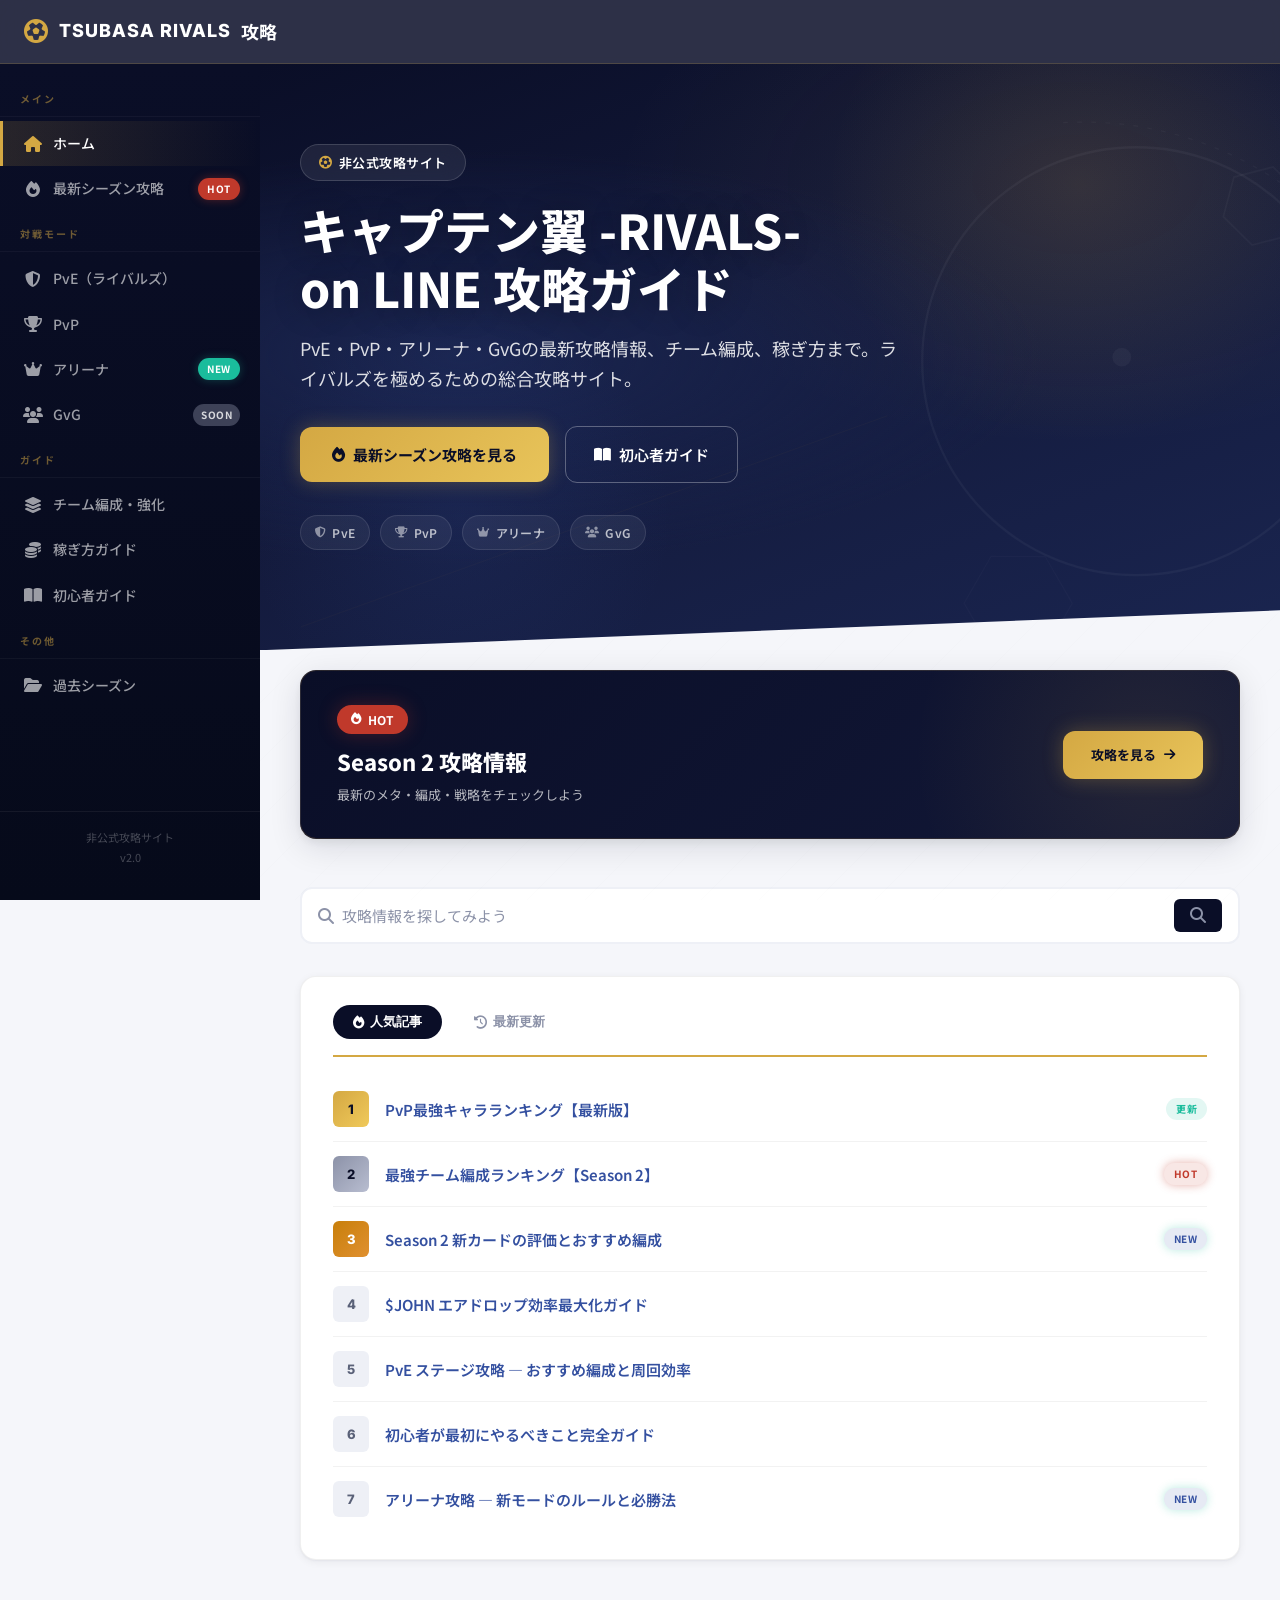
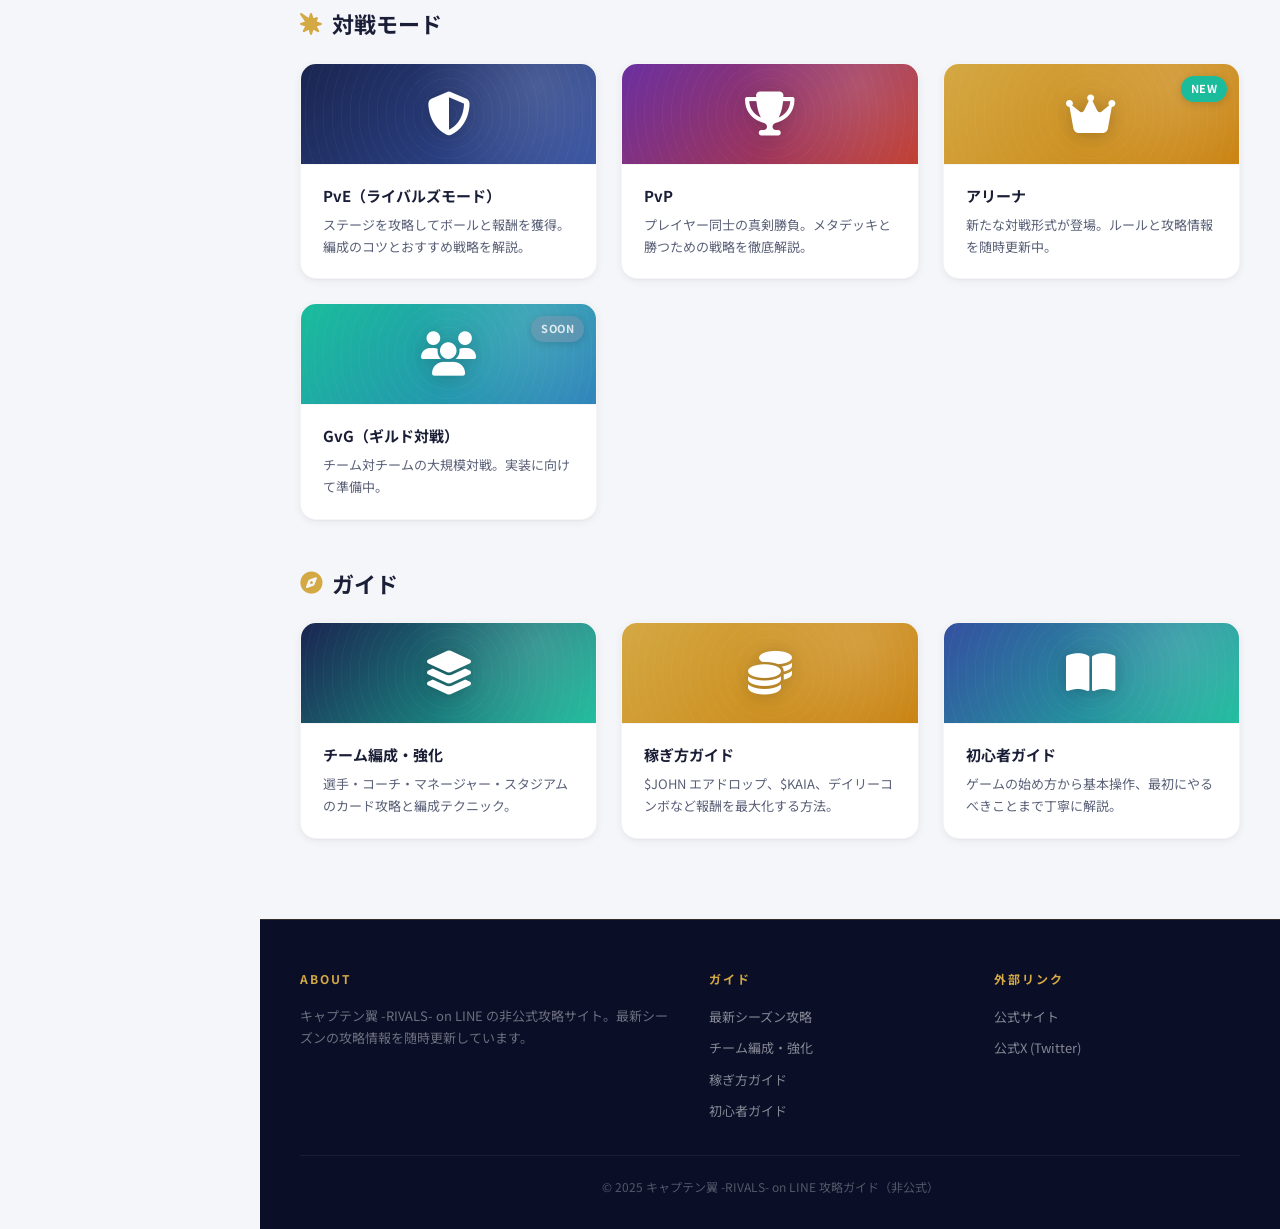
<file: index.html>
<!DOCTYPE html>
<html lang="ja">
<head>
  <meta charset="UTF-8">
  <meta name="viewport" content="width=device-width, initial-scale=1.0">
  <title>キャプテン翼 -RIVALS- on LINE 攻略ガイド</title>
  <meta name="description" content="キャプテン翼 -RIVALS- on LINE の非公式攻略サイト。PvE・PvP・アリーナ・GvGの最新シーズン攻略情報をお届けします。">
  <link rel="preconnect" href="https://fonts.googleapis.com">
  <link rel="preconnect" href="https://fonts.gstatic.com" crossorigin>
  <link href="https://fonts.googleapis.com/css2?family=Inter:wght@400;600;700;800&family=Noto+Sans+JP:wght@400;500;600;700;800&display=swap" rel="stylesheet">
  <link rel="stylesheet" href="https://cdnjs.cloudflare.com/ajax/libs/font-awesome/6.5.1/css/all.min.css">
  <link rel="stylesheet" href="css/style.css">
</head>
<body>
  <!-- Header & Sidebar are generated by JS -->

  <main class="main-content">
    <!-- Hero Section -->
    <section class="hero">
      <div class="hero-svg" id="hero-svg"></div>
      <div class="hero-content">
        <div class="hero-label"><i class="fa-solid fa-futbol"></i> 非公式攻略サイト</div>
        <h1>キャプテン翼 -RIVALS-<br>on LINE 攻略ガイド</h1>
        <p>PvE・PvP・アリーナ・GvGの最新攻略情報、チーム編成、稼ぎ方まで。ライバルズを極めるための総合攻略サイト。</p>
        <div class="hero-buttons">
          <a href="pages/current-season.html" class="hero-cta">
            <i class="fa-solid fa-fire"></i> 最新シーズン攻略を見る
          </a>
          <a href="pages/beginners.html" class="hero-cta-ghost">
            <i class="fa-solid fa-book-open"></i> 初心者ガイド
          </a>
        </div>
        <div class="hero-tags">
          <span class="hero-tag"><i class="fa-solid fa-shield-halved"></i> PvE</span>
          <span class="hero-tag"><i class="fa-solid fa-trophy"></i> PvP</span>
          <span class="hero-tag"><i class="fa-solid fa-crown"></i> アリーナ</span>
          <span class="hero-tag"><i class="fa-solid fa-users"></i> GvG</span>
        </div>
      </div>
    </section>

    <!-- Season Banner -->
    <div class="season-banner">
      <div class="season-banner-content">
        <div class="label"><i class="fa-solid fa-fire"></i> HOT</div>
        <h3>Season 2 攻略情報</h3>
        <p>最新のメタ・編成・戦略をチェックしよう</p>
      </div>
      <a href="pages/current-season.html" class="btn">
        攻略を見る <i class="fa-solid fa-arrow-right"></i>
      </a>
    </div>

    <!-- Search Box -->
    <div class="search-box">
      <i class="fa-solid fa-magnifying-glass"></i>
      <input type="text" placeholder="攻略情報を探してみよう" id="site-search">
      <button type="button" onclick="document.getElementById('site-search').focus()"><i class="fa-solid fa-magnifying-glass"></i></button>
    </div>

    <!-- Popular Articles -->
    <div class="popular-articles">
      <div class="popular-articles-header">
        <button class="tab active"><i class="fa-solid fa-fire"></i> 人気記事</button>
        <button class="tab"><i class="fa-solid fa-clock-rotate-left"></i> 最新更新</button>
      </div>
      <ul class="popular-articles-list" id="popular-list">
        <li>
          <span class="article-rank rank-1">1</span>
          <a href="pages/pvp.html" class="article-link">PvP最強キャラランキング【最新版】</a>
          <span class="article-badge badge-update">更新</span>
        </li>
        <li>
          <span class="article-rank rank-2">2</span>
          <a href="pages/team-building.html" class="article-link">最強チーム編成ランキング【Season 2】</a>
          <span class="article-badge badge-hot">HOT</span>
        </li>
        <li>
          <span class="article-rank rank-3">3</span>
          <a href="pages/current-season.html" class="article-link">Season 2 新カードの評価とおすすめ編成</a>
          <span class="article-badge badge-new">NEW</span>
        </li>
        <li>
          <span class="article-rank rank-other">4</span>
          <a href="pages/earning.html" class="article-link">$JOHN エアドロップ効率最大化ガイド</a>
        </li>
        <li>
          <span class="article-rank rank-other">5</span>
          <a href="pages/pve.html" class="article-link">PvE ステージ攻略 — おすすめ編成と周回効率</a>
        </li>
        <li>
          <span class="article-rank rank-other">6</span>
          <a href="pages/beginners.html" class="article-link">初心者が最初にやるべきこと完全ガイド</a>
        </li>
        <li>
          <span class="article-rank rank-other">7</span>
          <a href="pages/arena.html" class="article-link">アリーナ攻略 — 新モードのルールと必勝法</a>
          <span class="article-badge badge-new">NEW</span>
        </li>
      </ul>
    </div>

    <!-- Battle Modes -->
    <h2 class="section-heading"><i class="fa-solid fa-burst"></i> 対戦モード</h2>
    <div class="card-grid">
      <!-- PvE -->
      <a href="pages/pve.html" class="card-link">
        <div class="card">
          <div class="card-icon pve" data-img="images/cards/card-pve.webp">
            <i class="fa-solid fa-shield-halved"></i>
            <!-- 画像配置: card-pve.webp (400x200) -->
          </div>
          <div class="card-body">
            <h3>PvE（ライバルズモード）</h3>
            <p>ステージを攻略してボールと報酬を獲得。編成のコツとおすすめ戦略を解説。</p>
          </div>
        </div>
      </a>

      <!-- PvP -->
      <a href="pages/pvp.html" class="card-link">
        <div class="card">
          <div class="card-icon pvp" data-img="images/cards/card-pvp.webp">
            <i class="fa-solid fa-trophy"></i>
            <!-- 画像配置: card-pvp.webp (400x200) -->
          </div>
          <div class="card-body">
            <h3>PvP</h3>
            <p>プレイヤー同士の真剣勝負。メタデッキと勝つための戦略を徹底解説。</p>
          </div>
        </div>
      </a>

      <!-- Arena -->
      <a href="pages/arena.html" class="card-link">
        <div class="card">
          <div class="card-icon arena" data-img="images/cards/card-arena.webp">
            <i class="fa-solid fa-crown"></i>
            <span class="card-badge badge-new">NEW</span>
            <!-- 画像配置: card-arena.webp (400x200) -->
          </div>
          <div class="card-body">
            <h3>アリーナ</h3>
            <p>新たな対戦形式が登場。ルールと攻略情報を随時更新中。</p>
          </div>
        </div>
      </a>

      <!-- GvG -->
      <a href="pages/gvg.html" class="card-link">
        <div class="card">
          <div class="card-icon gvg" data-img="images/cards/card-gvg.webp">
            <i class="fa-solid fa-users"></i>
            <span class="card-badge badge-soon">SOON</span>
            <!-- 画像配置: card-gvg.webp (400x200) -->
          </div>
          <div class="card-body">
            <h3>GvG（ギルド対戦）</h3>
            <p>チーム対チームの大規模対戦。実装に向けて準備中。</p>
          </div>
        </div>
      </a>
    </div>

    <!-- Guide Section -->
    <h2 class="section-heading"><i class="fa-solid fa-compass"></i> ガイド</h2>
    <div class="card-grid">
      <!-- Team Building -->
      <a href="pages/team-building.html" class="card-link">
        <div class="card">
          <div class="card-icon team" data-img="images/cards/card-team.webp">
            <i class="fa-solid fa-layer-group"></i>
            <!-- 画像配置: card-team.webp (400x200) -->
          </div>
          <div class="card-body">
            <h3>チーム編成・強化</h3>
            <p>選手・コーチ・マネージャー・スタジアムのカード攻略と編成テクニック。</p>
          </div>
        </div>
      </a>

      <!-- Earning -->
      <a href="pages/earning.html" class="card-link">
        <div class="card">
          <div class="card-icon earning" data-img="images/cards/card-earning.webp">
            <i class="fa-solid fa-coins"></i>
            <!-- 画像配置: card-earning.webp (400x200) -->
          </div>
          <div class="card-body">
            <h3>稼ぎ方ガイド</h3>
            <p>$JOHN エアドロップ、$KAIA、デイリーコンボなど報酬を最大化する方法。</p>
          </div>
        </div>
      </a>

      <!-- Beginners -->
      <a href="pages/beginners.html" class="card-link">
        <div class="card">
          <div class="card-icon beginner" data-img="images/cards/card-beginner.webp">
            <i class="fa-solid fa-book-open"></i>
            <!-- 画像配置: card-beginner.webp (400x200) -->
          </div>
          <div class="card-body">
            <h3>初心者ガイド</h3>
            <p>ゲームの始め方から基本操作、最初にやるべきことまで丁寧に解説。</p>
          </div>
        </div>
      </a>
    </div>
  </main>

  <script src="js/main.js"></script>
</body>
</html>
</file>
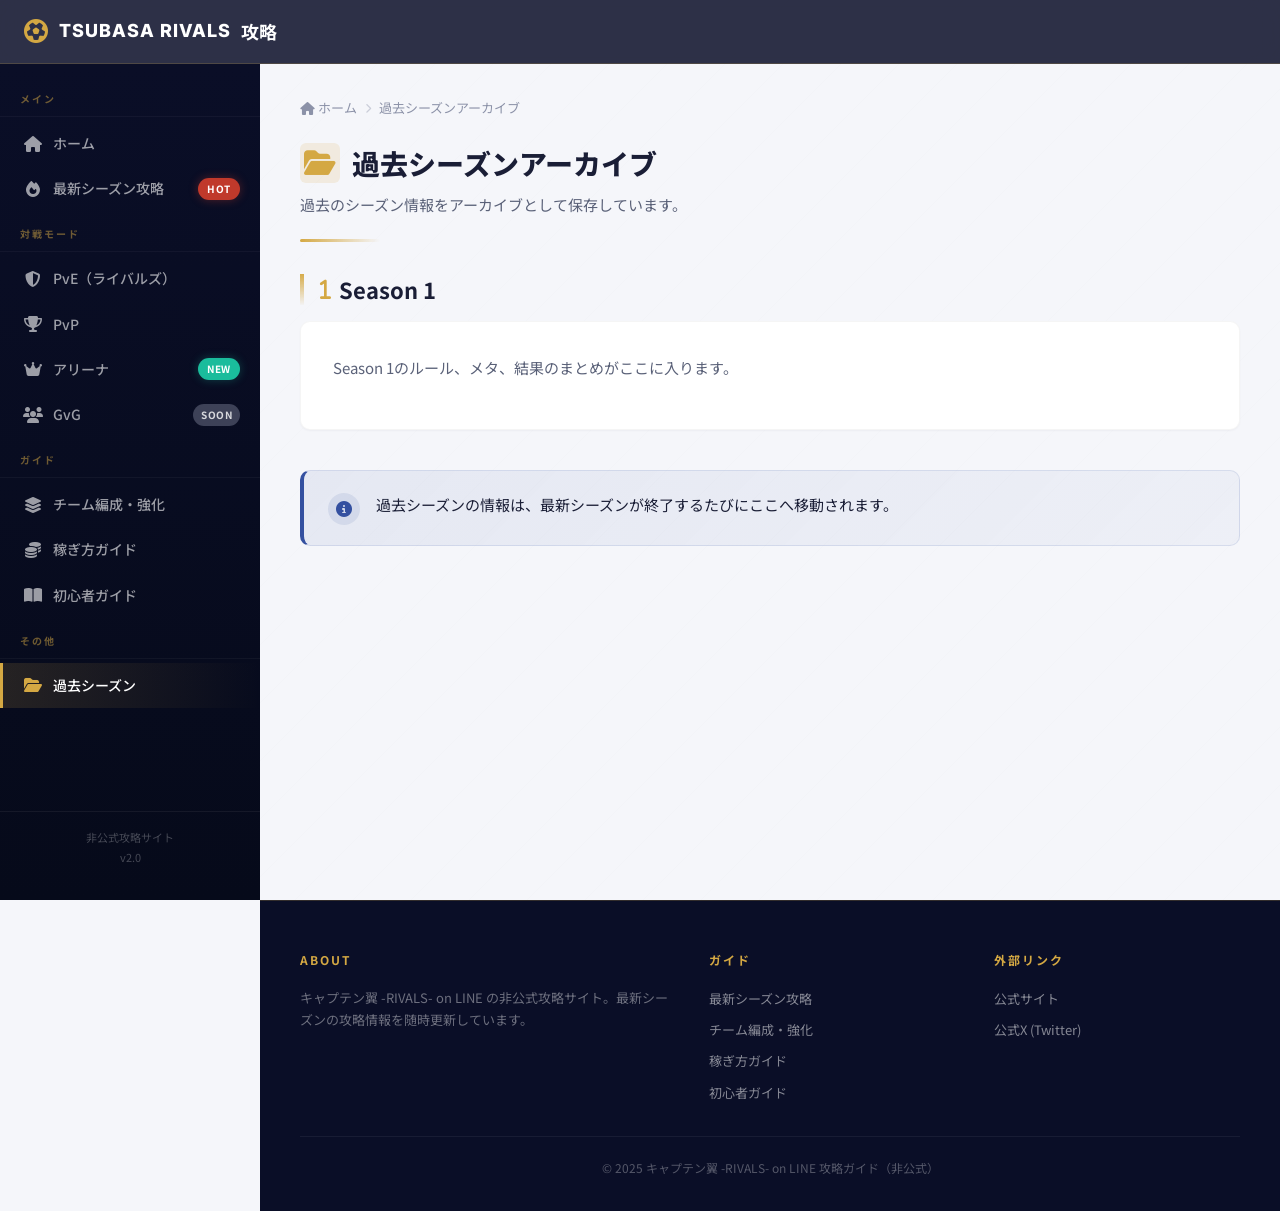
<file: pages/archive.html>
<!DOCTYPE html>
<html lang="ja">
<head>
  <meta charset="UTF-8">
  <meta name="viewport" content="width=device-width, initial-scale=1.0">
  <title>過去シーズンアーカイブ | キャプテン翼 RIVALS 攻略ガイド</title>
  <link rel="preconnect" href="https://fonts.googleapis.com">
  <link rel="preconnect" href="https://fonts.gstatic.com" crossorigin>
  <link href="https://fonts.googleapis.com/css2?family=Inter:wght@400;600;700;800&family=Noto+Sans+JP:wght@400;500;600;700;800&display=swap" rel="stylesheet">
  <link rel="stylesheet" href="https://cdnjs.cloudflare.com/ajax/libs/font-awesome/6.5.1/css/all.min.css">
  <link rel="stylesheet" href="../css/style.css">
</head>
<body>
  <main class="main-content">
    <div class="breadcrumb"></div>
    <h1 class="page-title"><i class="fa-solid fa-folder-open"></i> 過去シーズンアーカイブ</h1>
    <p class="page-subtitle">過去のシーズン情報をアーカイブとして保存しています。</p>

    <div class="content-section">
      <h2><i class="fa-solid fa-1"></i> Season 1</h2>
      <div class="placeholder-content">
        <p>Season 1のルール、メタ、結果のまとめがここに入ります。</p>
      </div>
    </div>

    <div class="content-section">
      <div class="info-box info">
        <i class="fa-solid fa-circle-info"></i>
        <div>過去シーズンの情報は、最新シーズンが終了するたびにここへ移動されます。</div>
      </div>
    </div>
  </main>

  <script src="../js/main.js"></script>
</body>
</html>
</file>
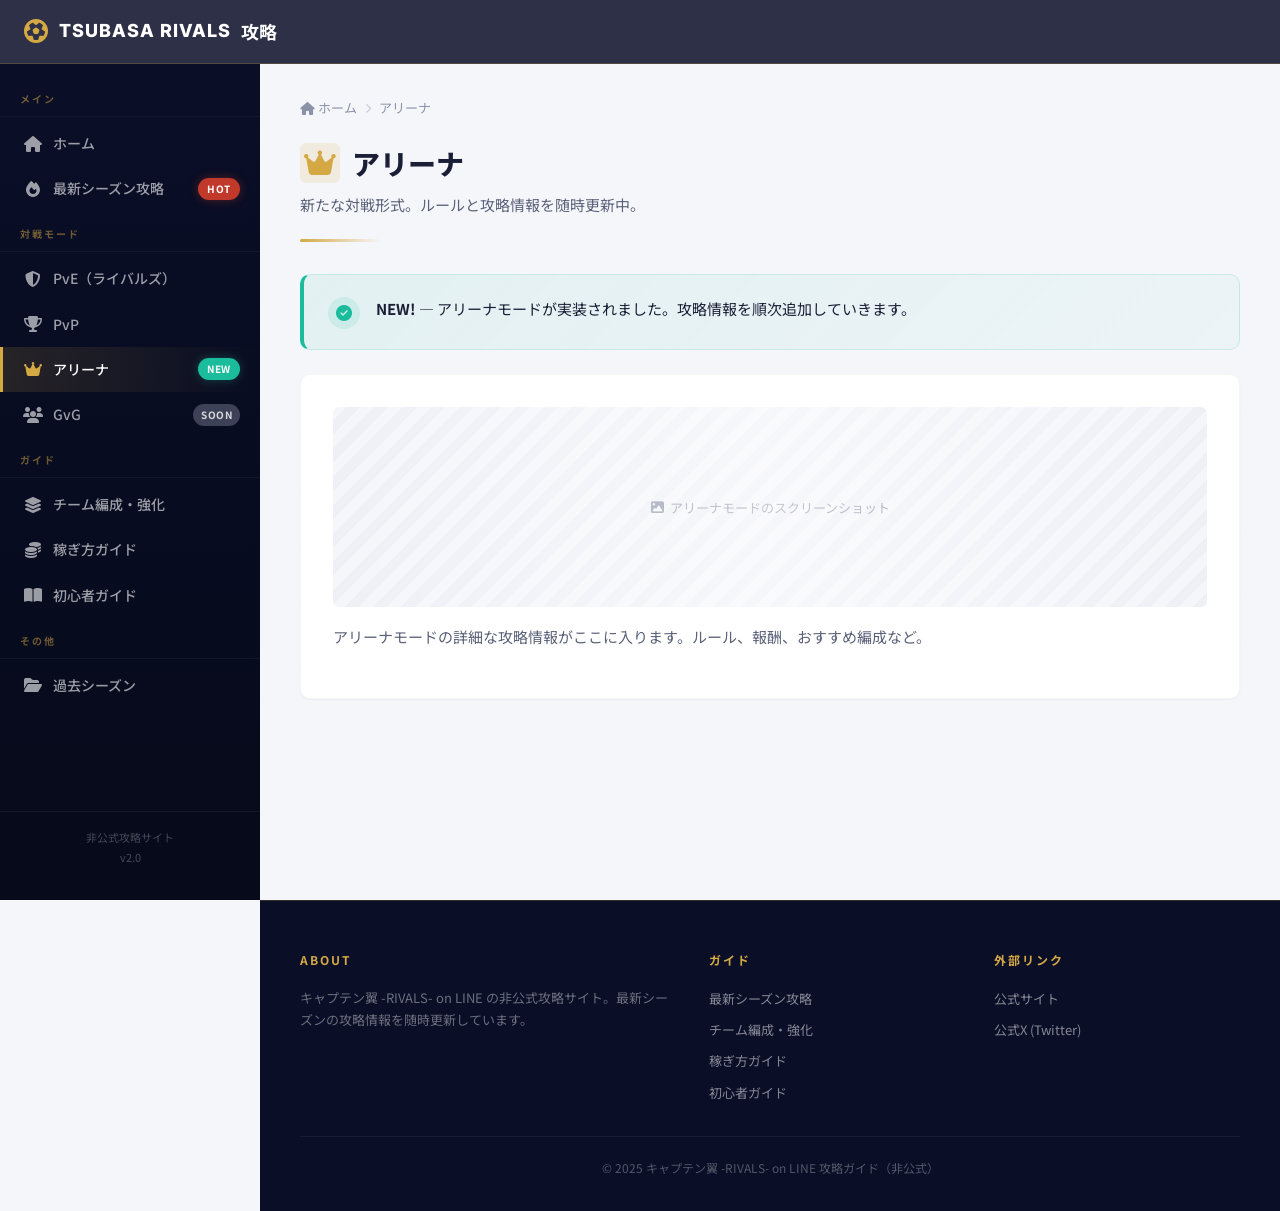
<file: pages/arena.html>
<!DOCTYPE html>
<html lang="ja">
<head>
  <meta charset="UTF-8">
  <meta name="viewport" content="width=device-width, initial-scale=1.0">
  <title>アリーナ | キャプテン翼 RIVALS 攻略ガイド</title>
  <link rel="preconnect" href="https://fonts.googleapis.com">
  <link rel="preconnect" href="https://fonts.gstatic.com" crossorigin>
  <link href="https://fonts.googleapis.com/css2?family=Inter:wght@400;600;700;800&family=Noto+Sans+JP:wght@400;500;600;700;800&display=swap" rel="stylesheet">
  <link rel="stylesheet" href="https://cdnjs.cloudflare.com/ajax/libs/font-awesome/6.5.1/css/all.min.css">
  <link rel="stylesheet" href="../css/style.css">
</head>
<body>
  <main class="main-content">
    <div class="breadcrumb"></div>
    <h1 class="page-title"><i class="fa-solid fa-crown"></i> アリーナ</h1>
    <p class="page-subtitle">新たな対戦形式。ルールと攻略情報を随時更新中。</p>

    <div class="content-section">
      <div class="info-box tip">
        <i class="fa-solid fa-circle-check"></i>
        <div>
          <strong>NEW!</strong> — アリーナモードが実装されました。攻略情報を順次追加していきます。
        </div>
      </div>

      <div class="placeholder-content">
        <div class="placeholder-img" data-img="images/content/content-arena-overview.webp">
          <i class="fa-solid fa-image"></i>&nbsp; アリーナモードのスクリーンショット
          <!-- 画像配置: content-arena-overview.webp (800x400) -->
        </div>
        <p>アリーナモードの詳細な攻略情報がここに入ります。ルール、報酬、おすすめ編成など。</p>
      </div>
    </div>
  </main>

  <script src="../js/main.js"></script>
</body>
</html>
</file>
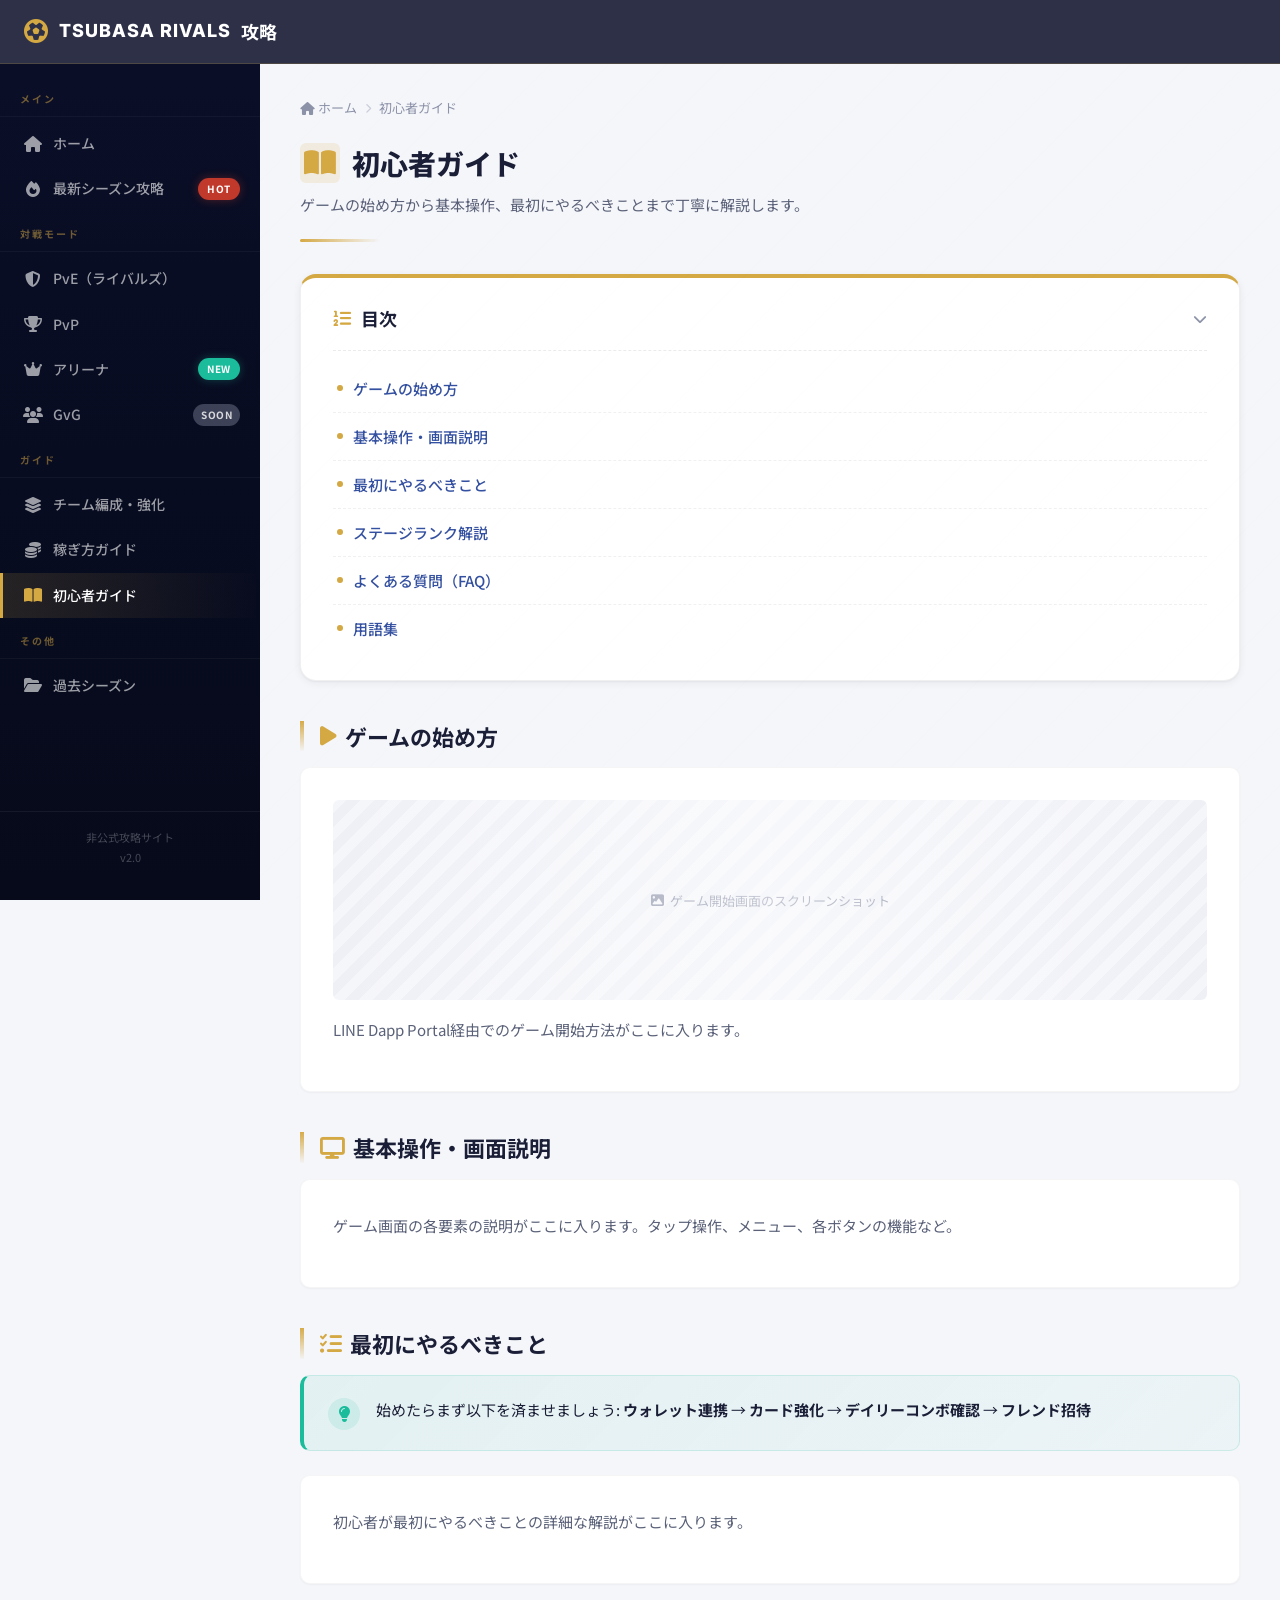
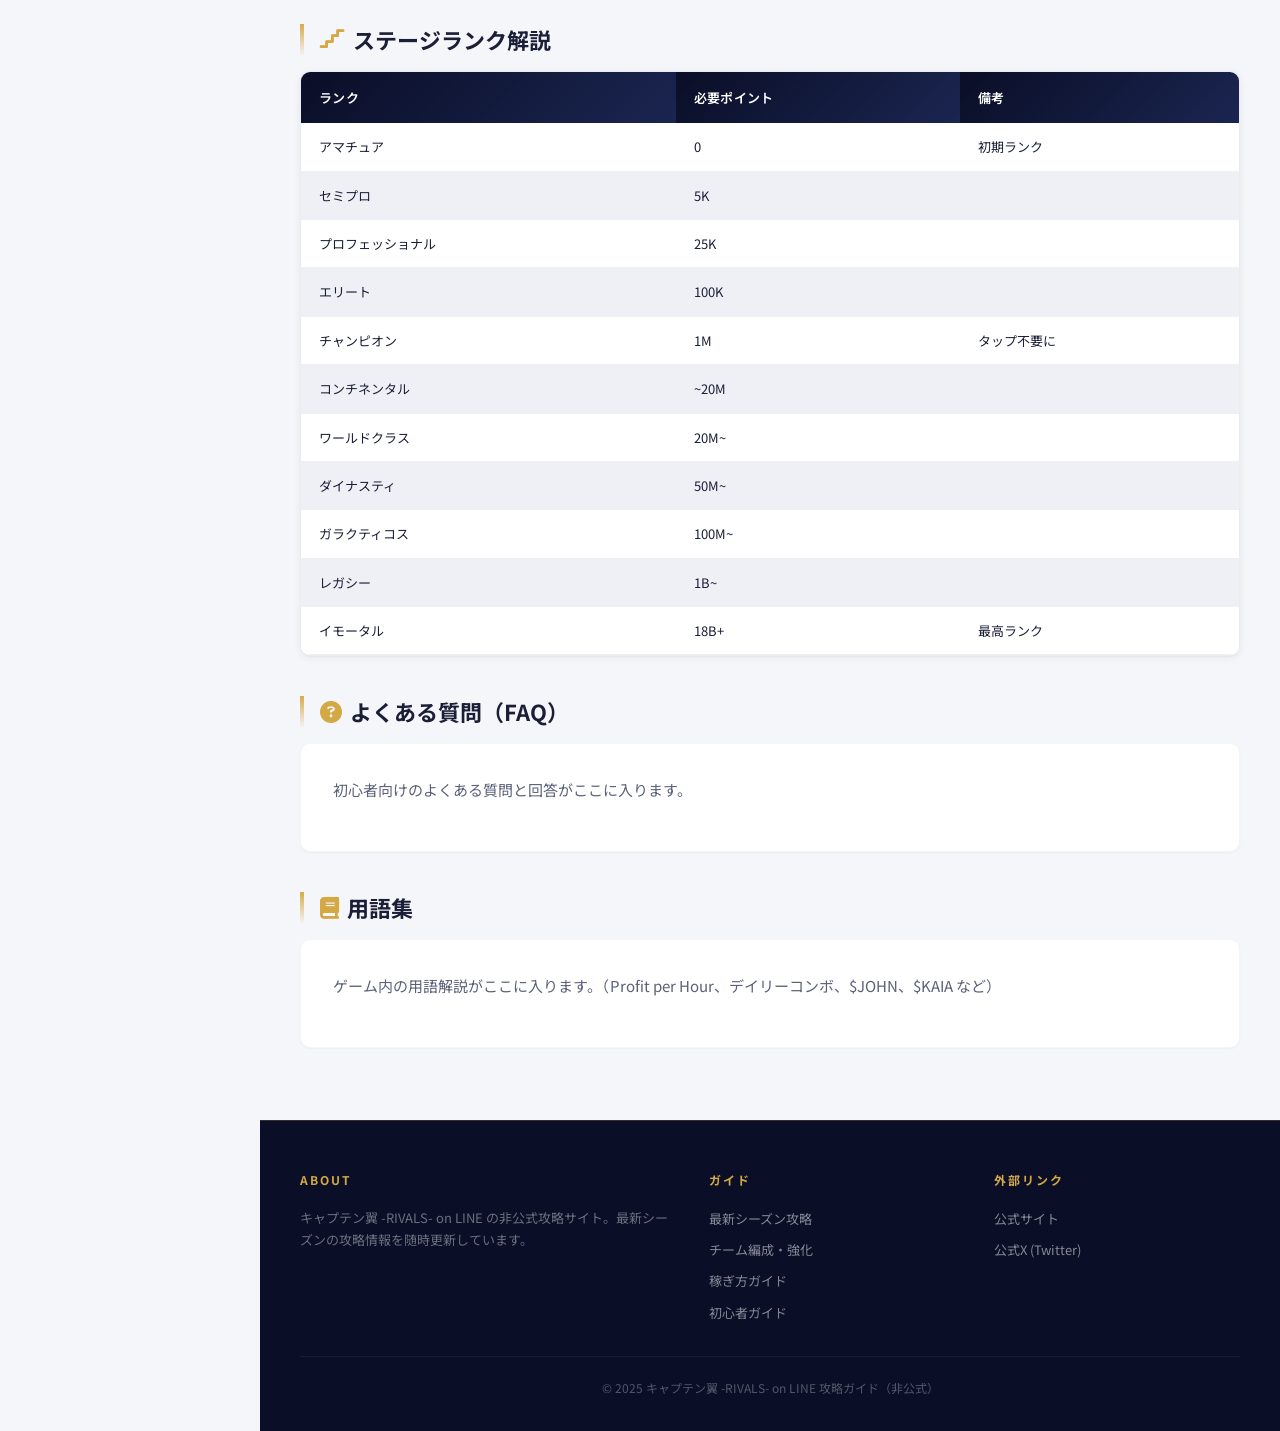
<file: pages/beginners.html>
<!DOCTYPE html>
<html lang="ja">
<head>
  <meta charset="UTF-8">
  <meta name="viewport" content="width=device-width, initial-scale=1.0">
  <title>初心者ガイド | キャプテン翼 RIVALS 攻略ガイド</title>
  <link rel="preconnect" href="https://fonts.googleapis.com">
  <link rel="preconnect" href="https://fonts.gstatic.com" crossorigin>
  <link href="https://fonts.googleapis.com/css2?family=Inter:wght@400;600;700;800&family=Noto+Sans+JP:wght@400;500;600;700;800&display=swap" rel="stylesheet">
  <link rel="stylesheet" href="https://cdnjs.cloudflare.com/ajax/libs/font-awesome/6.5.1/css/all.min.css">
  <link rel="stylesheet" href="../css/style.css">
</head>
<body>
  <main class="main-content">
    <div class="breadcrumb"></div>
    <h1 class="page-title"><i class="fa-solid fa-book-open"></i> 初心者ガイド</h1>
    <p class="page-subtitle">ゲームの始め方から基本操作、最初にやるべきことまで丁寧に解説します。</p>

    <div class="content-section">
      <h2><i class="fa-solid fa-play"></i> ゲームの始め方</h2>
      <div class="placeholder-content">
        <div class="placeholder-img" data-img="images/content/content-beginners-start.webp">
          <i class="fa-solid fa-image"></i>&nbsp; ゲーム開始画面のスクリーンショット
          <!-- 画像配置: content-beginners-start.webp (800x400) -->
        </div>
        <p>LINE Dapp Portal経由でのゲーム開始方法がここに入ります。</p>
      </div>
    </div>

    <div class="content-section">
      <h2><i class="fa-solid fa-display"></i> 基本操作・画面説明</h2>
      <div class="placeholder-content">
        <p>ゲーム画面の各要素の説明がここに入ります。タップ操作、メニュー、各ボタンの機能など。</p>
      </div>
    </div>

    <div class="content-section">
      <h2><i class="fa-solid fa-list-check"></i> 最初にやるべきこと</h2>
      <div class="info-box tip">
        <i class="fa-solid fa-lightbulb"></i>
        <div>始めたらまず以下を済ませましょう: <strong>ウォレット連携</strong> → <strong>カード強化</strong> → <strong>デイリーコンボ確認</strong> → <strong>フレンド招待</strong></div>
      </div>
      <div class="placeholder-content">
        <p>初心者が最初にやるべきことの詳細な解説がここに入ります。</p>
      </div>
    </div>

    <div class="content-section">
      <h2><i class="fa-solid fa-stairs"></i> ステージランク解説</h2>
      <div class="table-wrapper">
        <table>
          <thead>
            <tr>
              <th>ランク</th>
              <th>必要ポイント</th>
              <th>備考</th>
            </tr>
          </thead>
          <tbody>
            <tr><td>アマチュア</td><td>0</td><td>初期ランク</td></tr>
            <tr><td>セミプロ</td><td>5K</td><td></td></tr>
            <tr><td>プロフェッショナル</td><td>25K</td><td></td></tr>
            <tr><td>エリート</td><td>100K</td><td></td></tr>
            <tr><td>チャンピオン</td><td>1M</td><td>タップ不要に</td></tr>
            <tr><td>コンチネンタル</td><td>~20M</td><td></td></tr>
            <tr><td>ワールドクラス</td><td>20M~</td><td></td></tr>
            <tr><td>ダイナスティ</td><td>50M~</td><td></td></tr>
            <tr><td>ガラクティコス</td><td>100M~</td><td></td></tr>
            <tr><td>レガシー</td><td>1B~</td><td></td></tr>
            <tr><td>イモータル</td><td>18B+</td><td>最高ランク</td></tr>
          </tbody>
        </table>
      </div>
    </div>

    <div class="content-section">
      <h2><i class="fa-solid fa-circle-question"></i> よくある質問（FAQ）</h2>
      <div class="placeholder-content">
        <p>初心者向けのよくある質問と回答がここに入ります。</p>
      </div>
    </div>

    <div class="content-section">
      <h2><i class="fa-solid fa-book"></i> 用語集</h2>
      <div class="placeholder-content">
        <p>ゲーム内の用語解説がここに入ります。（Profit per Hour、デイリーコンボ、$JOHN、$KAIA など）</p>
      </div>
    </div>
  </main>

  <script src="../js/main.js"></script>
</body>
</html>
</file>
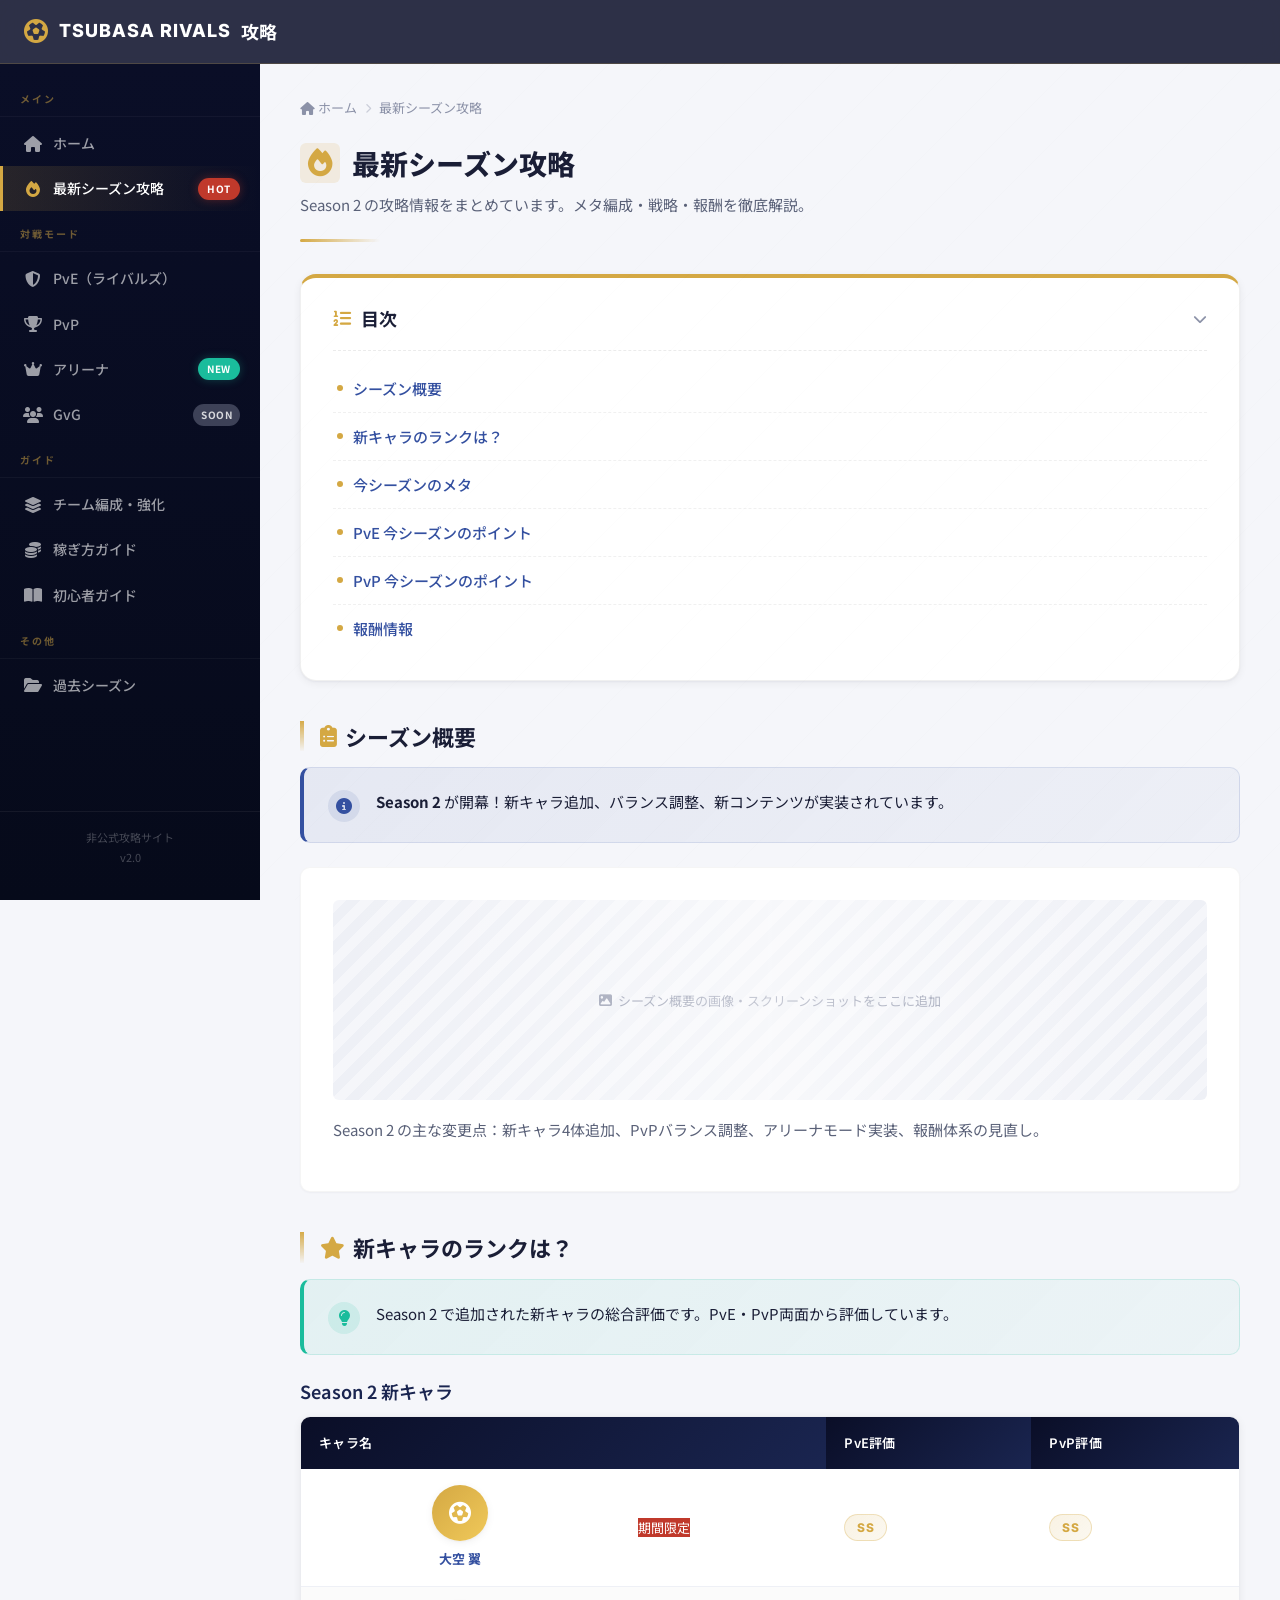
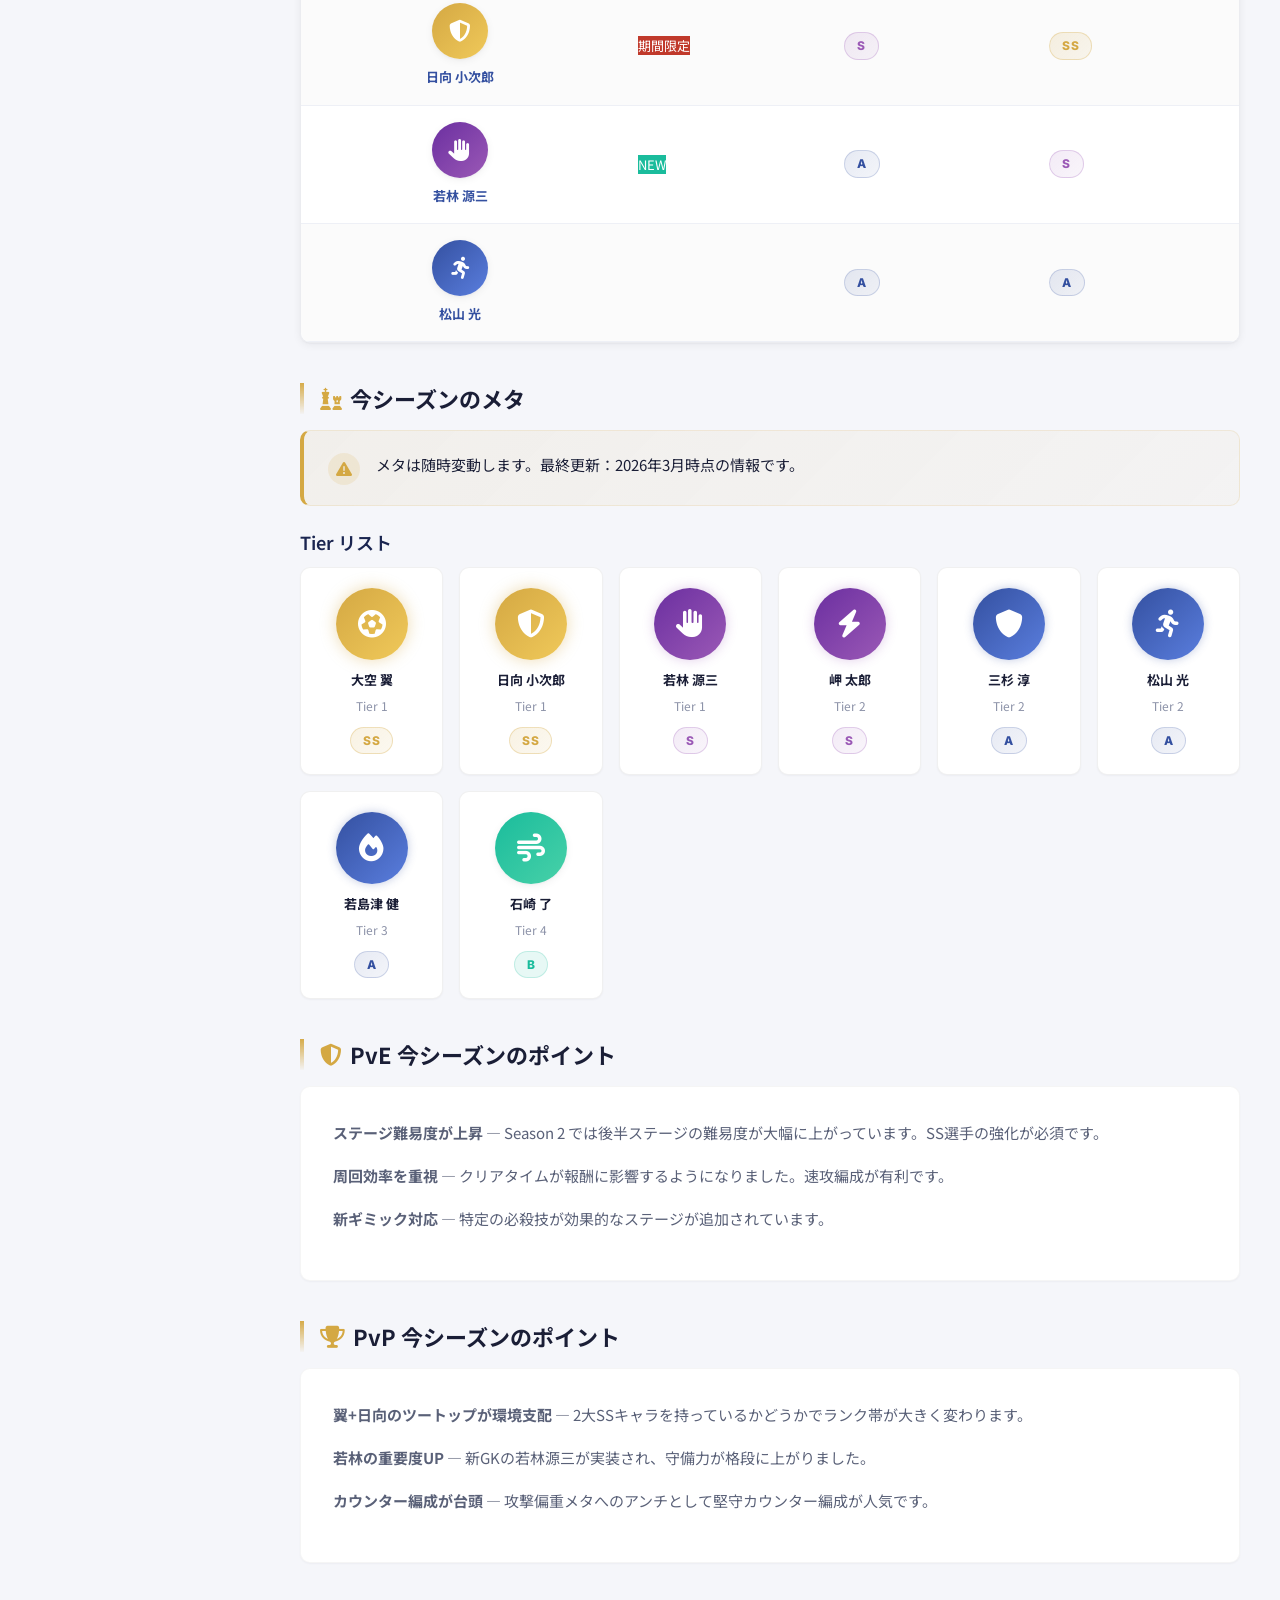
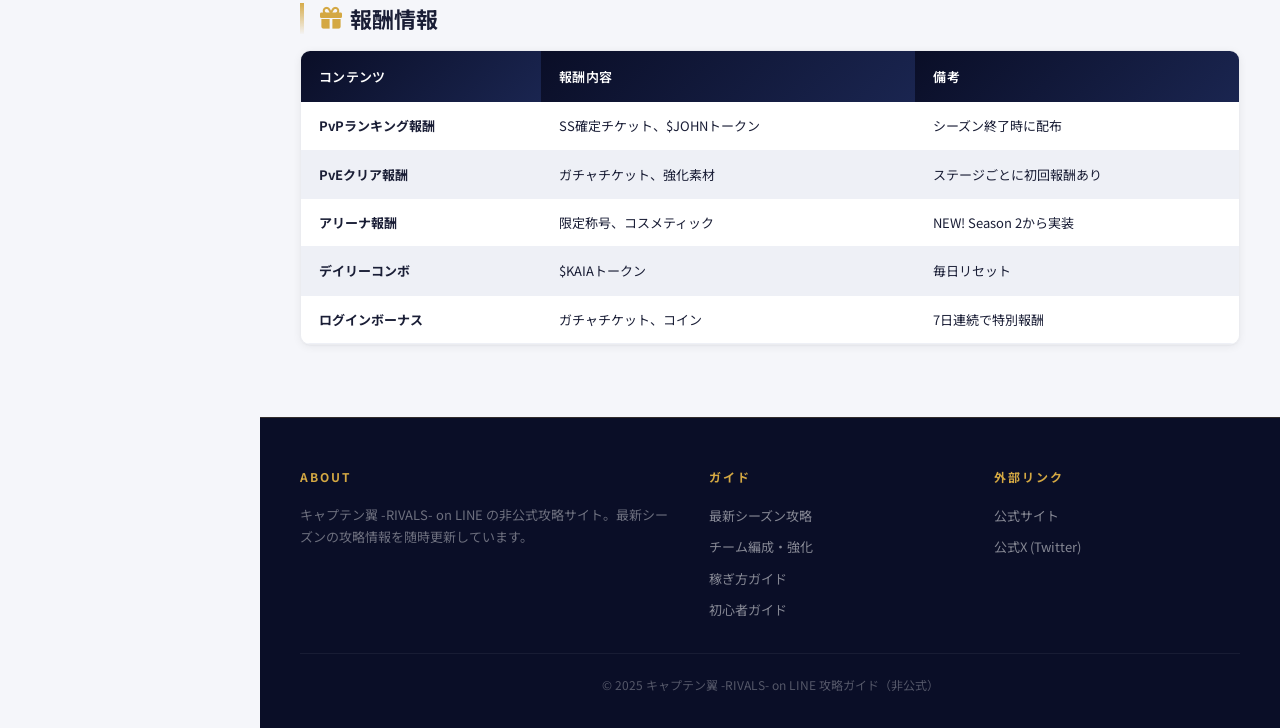
<file: pages/current-season.html>
<!DOCTYPE html>
<html lang="ja">
<head>
  <meta charset="UTF-8">
  <meta name="viewport" content="width=device-width, initial-scale=1.0">
  <title>最新シーズン攻略 | キャプテン翼 RIVALS 攻略ガイド</title>
  <link rel="preconnect" href="https://fonts.googleapis.com">
  <link rel="preconnect" href="https://fonts.gstatic.com" crossorigin>
  <link href="https://fonts.googleapis.com/css2?family=Inter:wght@400;600;700;800&family=Noto+Sans+JP:wght@400;500;600;700;800&display=swap" rel="stylesheet">
  <link rel="stylesheet" href="https://cdnjs.cloudflare.com/ajax/libs/font-awesome/6.5.1/css/all.min.css">
  <link rel="stylesheet" href="../css/style.css">
</head>
<body>
  <main class="main-content">
    <div class="breadcrumb"></div>
    <h1 class="page-title"><i class="fa-solid fa-fire"></i> 最新シーズン攻略</h1>
    <p class="page-subtitle">Season 2 の攻略情報をまとめています。メタ編成・戦略・報酬を徹底解説。</p>

    <!-- TOC auto-generated by JS -->

    <div class="content-section">
      <h2><i class="fa-solid fa-clipboard-list"></i> シーズン概要</h2>
      <div class="info-box info">
        <i class="fa-solid fa-circle-info"></i>
        <div>
          <strong>Season 2</strong> が開幕！新キャラ追加、バランス調整、新コンテンツが実装されています。
        </div>
      </div>

      <div class="placeholder-content">
        <div class="placeholder-img" data-img="images/content/content-season2-overview.webp">
          <i class="fa-solid fa-image"></i>&nbsp; シーズン概要の画像・スクリーンショットをここに追加
          <!-- 画像配置: content-season2-overview.webp (800x400) -->
        </div>
        <p>Season 2 の主な変更点：新キャラ4体追加、PvPバランス調整、アリーナモード実装、報酬体系の見直し。</p>
      </div>
    </div>

    <div class="content-section">
      <h2><i class="fa-solid fa-star"></i> 新キャラのランクは？</h2>
      <div class="info-box tip">
        <i class="fa-solid fa-lightbulb"></i>
        <div>Season 2 で追加された新キャラの総合評価です。PvE・PvP両面から評価しています。</div>
      </div>

      <h3>Season 2 新キャラ</h3>
      <div class="table-wrapper">
        <table class="ranking-table">
          <thead>
            <tr>
              <th colspan="2">キャラ名</th>
              <th>PvE評価</th>
              <th>PvP評価</th>
            </tr>
          </thead>
          <tbody>
            <tr>
              <td>
                <div class="ranking-chara">
                  <div class="ranking-chara-icon" style="background: linear-gradient(135deg, #d4a843, #f0c95a)"><i class="fa-solid fa-futbol"></i></div>
                  <span class="ranking-chara-name">大空 翼</span>
                </div>
              </td>
              <td><span class="chara-tag tag-limited" style="position:static">期間限定</span></td>
              <td><span class="chara-rating rating-ss">SS</span></td>
              <td><span class="chara-rating rating-ss">SS</span></td>
            </tr>
            <tr>
              <td>
                <div class="ranking-chara">
                  <div class="ranking-chara-icon" style="background: linear-gradient(135deg, #d4a843, #f0c95a)"><i class="fa-solid fa-shield-halved"></i></div>
                  <span class="ranking-chara-name">日向 小次郎</span>
                </div>
              </td>
              <td><span class="chara-tag tag-limited" style="position:static">期間限定</span></td>
              <td><span class="chara-rating rating-s">S</span></td>
              <td><span class="chara-rating rating-ss">SS</span></td>
            </tr>
            <tr>
              <td>
                <div class="ranking-chara">
                  <div class="ranking-chara-icon" style="background: linear-gradient(135deg, #6b2fa0, #9b59b6)"><i class="fa-solid fa-hand"></i></div>
                  <span class="ranking-chara-name">若林 源三</span>
                </div>
              </td>
              <td><span class="chara-tag tag-new" style="position:static">NEW</span></td>
              <td><span class="chara-rating rating-a">A</span></td>
              <td><span class="chara-rating rating-s">S</span></td>
            </tr>
            <tr>
              <td>
                <div class="ranking-chara">
                  <div class="ranking-chara-icon" style="background: linear-gradient(135deg, #3450a0, #5a7ede)"><i class="fa-solid fa-person-running"></i></div>
                  <span class="ranking-chara-name">松山 光</span>
                </div>
              </td>
              <td></td>
              <td><span class="chara-rating rating-a">A</span></td>
              <td><span class="chara-rating rating-a">A</span></td>
            </tr>
          </tbody>
        </table>
      </div>
    </div>

    <div class="content-section">
      <h2><i class="fa-solid fa-chess"></i> 今シーズンのメタ</h2>
      <div class="info-box warning">
        <i class="fa-solid fa-triangle-exclamation"></i>
        <div>メタは随時変動します。最終更新：2026年3月時点の情報です。</div>
      </div>

      <h3>Tier リスト</h3>
      <div class="chara-grid">
        <div class="chara-card">
          <div class="chara-avatar rarity-ss"><i class="fa-solid fa-futbol"></i></div>
          <div class="chara-name">大空 翼</div>
          <div class="chara-role">Tier 1</div>
          <span class="chara-rating rating-ss">SS</span>
        </div>
        <div class="chara-card">
          <div class="chara-avatar rarity-ss"><i class="fa-solid fa-shield-halved"></i></div>
          <div class="chara-name">日向 小次郎</div>
          <div class="chara-role">Tier 1</div>
          <span class="chara-rating rating-ss">SS</span>
        </div>
        <div class="chara-card">
          <div class="chara-avatar rarity-s"><i class="fa-solid fa-hand"></i></div>
          <div class="chara-name">若林 源三</div>
          <div class="chara-role">Tier 1</div>
          <span class="chara-rating rating-s">S</span>
        </div>
        <div class="chara-card">
          <div class="chara-avatar rarity-s"><i class="fa-solid fa-bolt"></i></div>
          <div class="chara-name">岬 太郎</div>
          <div class="chara-role">Tier 2</div>
          <span class="chara-rating rating-s">S</span>
        </div>
        <div class="chara-card">
          <div class="chara-avatar rarity-a"><i class="fa-solid fa-shield"></i></div>
          <div class="chara-name">三杉 淳</div>
          <div class="chara-role">Tier 2</div>
          <span class="chara-rating rating-a">A</span>
        </div>
        <div class="chara-card">
          <div class="chara-avatar rarity-a"><i class="fa-solid fa-person-running"></i></div>
          <div class="chara-name">松山 光</div>
          <div class="chara-role">Tier 2</div>
          <span class="chara-rating rating-a">A</span>
        </div>
        <div class="chara-card">
          <div class="chara-avatar rarity-a"><i class="fa-solid fa-fire"></i></div>
          <div class="chara-name">若島津 健</div>
          <div class="chara-role">Tier 3</div>
          <span class="chara-rating rating-a">A</span>
        </div>
        <div class="chara-card">
          <div class="chara-avatar rarity-b"><i class="fa-solid fa-wind"></i></div>
          <div class="chara-name">石崎 了</div>
          <div class="chara-role">Tier 4</div>
          <span class="chara-rating rating-b">B</span>
        </div>
      </div>
    </div>

    <div class="content-section">
      <h2><i class="fa-solid fa-shield-halved"></i> PvE 今シーズンのポイント</h2>
      <div class="placeholder-content">
        <p><strong>ステージ難易度が上昇</strong> — Season 2 では後半ステージの難易度が大幅に上がっています。SS選手の強化が必須です。</p>
        <p><strong>周回効率を重視</strong> — クリアタイムが報酬に影響するようになりました。速攻編成が有利です。</p>
        <p><strong>新ギミック対応</strong> — 特定の必殺技が効果的なステージが追加されています。</p>
      </div>
    </div>

    <div class="content-section">
      <h2><i class="fa-solid fa-trophy"></i> PvP 今シーズンのポイント</h2>
      <div class="placeholder-content">
        <p><strong>翼+日向のツートップが環境支配</strong> — 2大SSキャラを持っているかどうかでランク帯が大きく変わります。</p>
        <p><strong>若林の重要度UP</strong> — 新GKの若林源三が実装され、守備力が格段に上がりました。</p>
        <p><strong>カウンター編成が台頭</strong> — 攻撃偏重メタへのアンチとして堅守カウンター編成が人気です。</p>
      </div>
    </div>

    <div class="content-section">
      <h2><i class="fa-solid fa-gift"></i> 報酬情報</h2>
      <div class="table-wrapper">
        <table>
          <thead>
            <tr>
              <th>コンテンツ</th>
              <th>報酬内容</th>
              <th>備考</th>
            </tr>
          </thead>
          <tbody>
            <tr><td><strong>PvPランキング報酬</strong></td><td>SS確定チケット、$JOHNトークン</td><td>シーズン終了時に配布</td></tr>
            <tr><td><strong>PvEクリア報酬</strong></td><td>ガチャチケット、強化素材</td><td>ステージごとに初回報酬あり</td></tr>
            <tr><td><strong>アリーナ報酬</strong></td><td>限定称号、コスメティック</td><td>NEW! Season 2から実装</td></tr>
            <tr><td><strong>デイリーコンボ</strong></td><td>$KAIAトークン</td><td>毎日リセット</td></tr>
            <tr><td><strong>ログインボーナス</strong></td><td>ガチャチケット、コイン</td><td>7日連続で特別報酬</td></tr>
          </tbody>
        </table>
      </div>
    </div>
  </main>

  <script src="../js/main.js"></script>
</body>
</html>
</file>
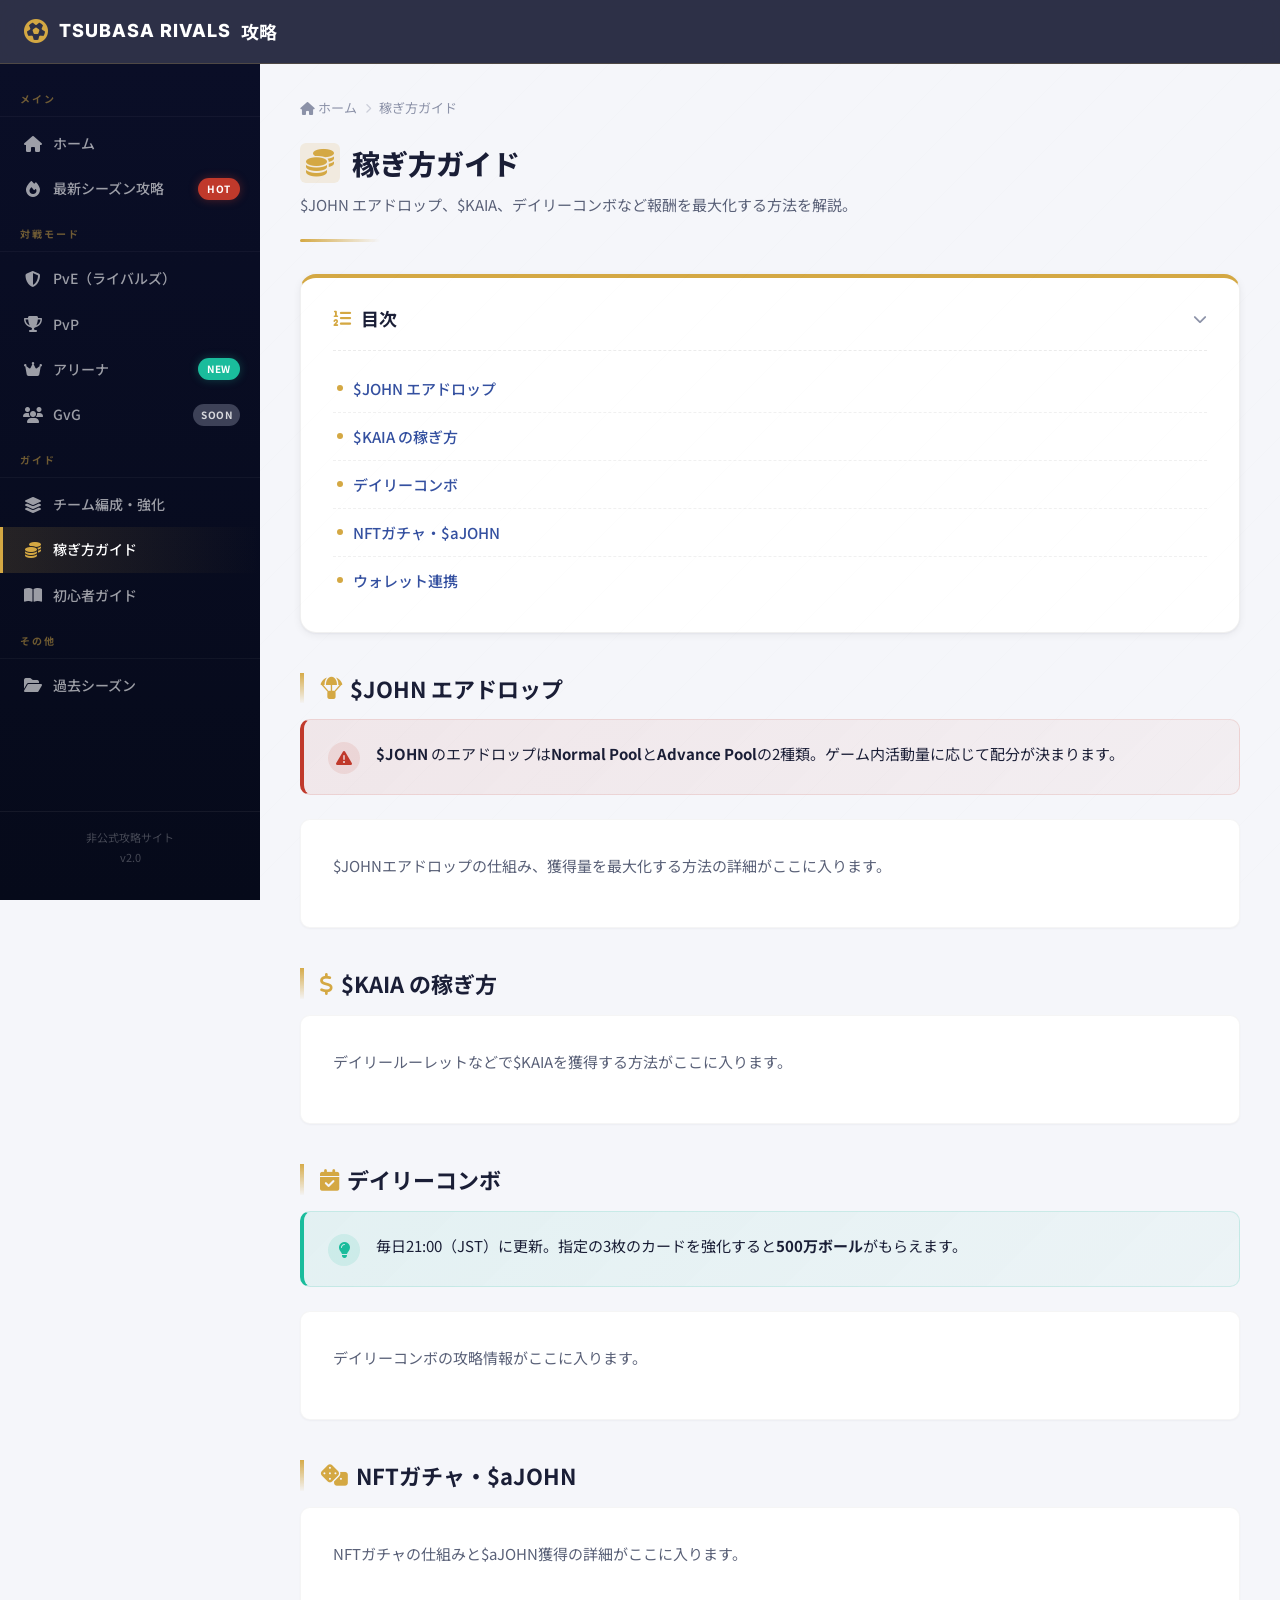
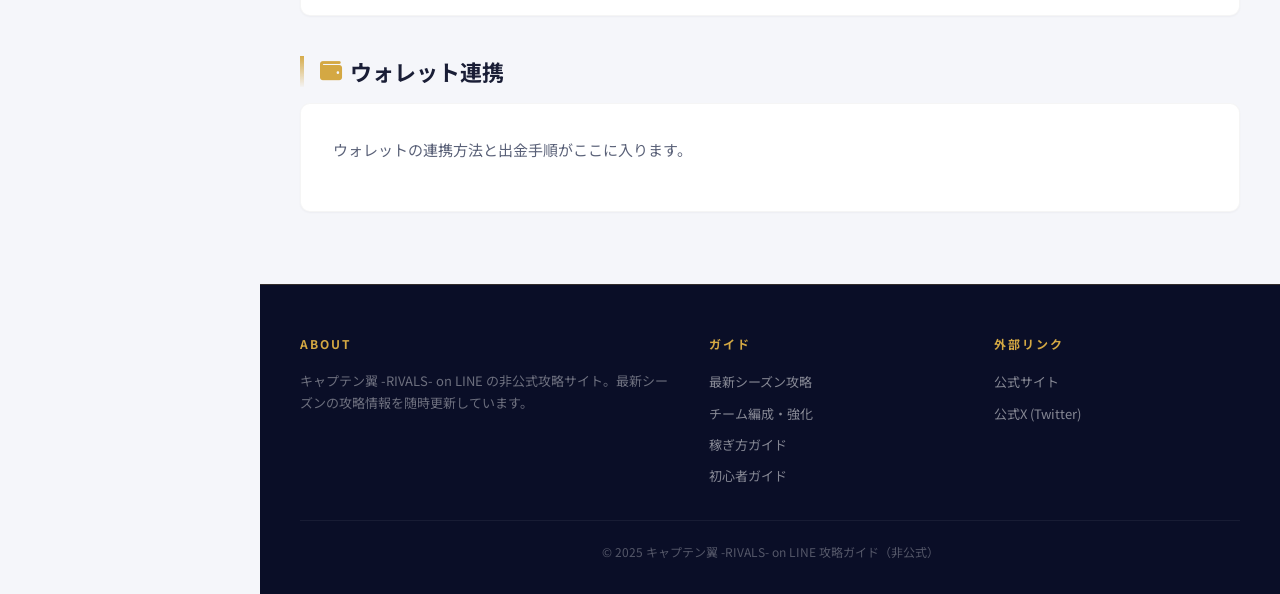
<file: pages/earning.html>
<!DOCTYPE html>
<html lang="ja">
<head>
  <meta charset="UTF-8">
  <meta name="viewport" content="width=device-width, initial-scale=1.0">
  <title>稼ぎ方ガイド | キャプテン翼 RIVALS 攻略ガイド</title>
  <link rel="preconnect" href="https://fonts.googleapis.com">
  <link rel="preconnect" href="https://fonts.gstatic.com" crossorigin>
  <link href="https://fonts.googleapis.com/css2?family=Inter:wght@400;600;700;800&family=Noto+Sans+JP:wght@400;500;600;700;800&display=swap" rel="stylesheet">
  <link rel="stylesheet" href="https://cdnjs.cloudflare.com/ajax/libs/font-awesome/6.5.1/css/all.min.css">
  <link rel="stylesheet" href="../css/style.css">
</head>
<body>
  <main class="main-content">
    <div class="breadcrumb"></div>
    <h1 class="page-title"><i class="fa-solid fa-coins"></i> 稼ぎ方ガイド</h1>
    <p class="page-subtitle">$JOHN エアドロップ、$KAIA、デイリーコンボなど報酬を最大化する方法を解説。</p>

    <div class="content-section">
      <h2><i class="fa-solid fa-parachute-box"></i> $JOHN エアドロップ</h2>
      <div class="info-box important">
        <i class="fa-solid fa-triangle-exclamation"></i>
        <div>
          <strong>$JOHN</strong> のエアドロップは<strong>Normal Pool</strong>と<strong>Advance Pool</strong>の2種類。ゲーム内活動量に応じて配分が決まります。
        </div>
      </div>
      <div class="placeholder-content">
        <p>$JOHNエアドロップの仕組み、獲得量を最大化する方法の詳細がここに入ります。</p>
      </div>
    </div>

    <div class="content-section">
      <h2><i class="fa-solid fa-dollar-sign"></i> $KAIA の稼ぎ方</h2>
      <div class="placeholder-content">
        <p>デイリールーレットなどで$KAIAを獲得する方法がここに入ります。</p>
      </div>
    </div>

    <div class="content-section">
      <h2><i class="fa-solid fa-calendar-check"></i> デイリーコンボ</h2>
      <div class="info-box tip">
        <i class="fa-solid fa-lightbulb"></i>
        <div>毎日21:00（JST）に更新。指定の3枚のカードを強化すると<strong>500万ボール</strong>がもらえます。</div>
      </div>
      <div class="placeholder-content">
        <p>デイリーコンボの攻略情報がここに入ります。</p>
      </div>
    </div>

    <div class="content-section">
      <h2><i class="fa-solid fa-dice"></i> NFTガチャ・$aJOHN</h2>
      <div class="placeholder-content">
        <p>NFTガチャの仕組みと$aJOHN獲得の詳細がここに入ります。</p>
      </div>
    </div>

    <div class="content-section">
      <h2><i class="fa-solid fa-wallet"></i> ウォレット連携</h2>
      <div class="placeholder-content">
        <p>ウォレットの連携方法と出金手順がここに入ります。</p>
      </div>
    </div>
  </main>

  <script src="../js/main.js"></script>
</body>
</html>
</file>
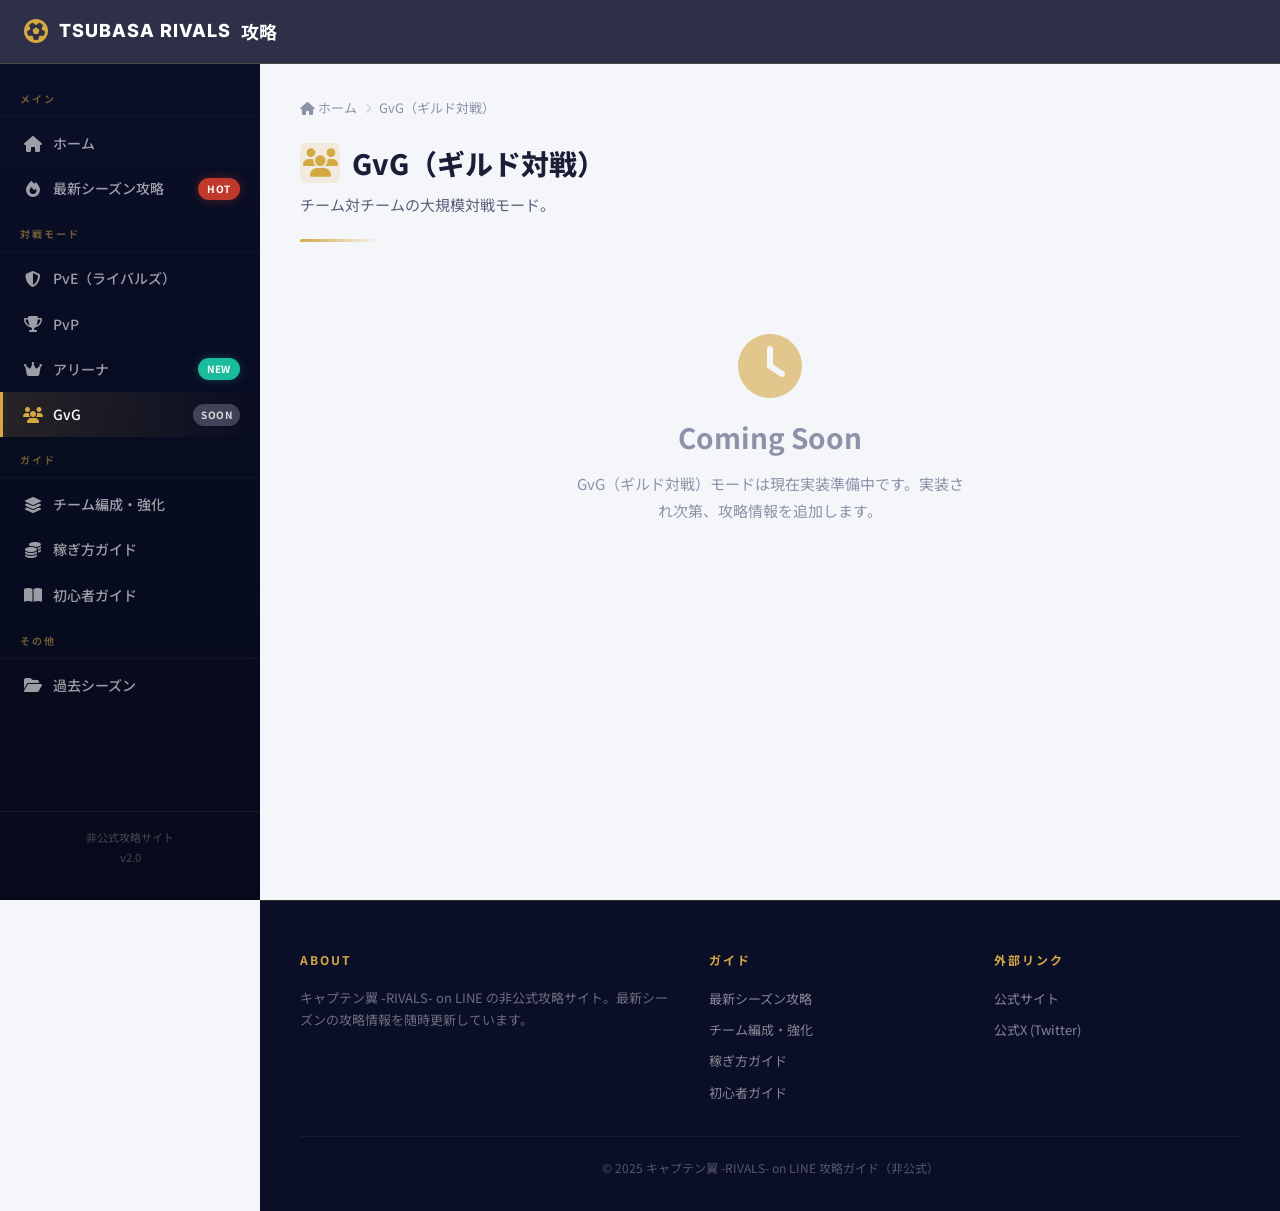
<file: pages/gvg.html>
<!DOCTYPE html>
<html lang="ja">
<head>
  <meta charset="UTF-8">
  <meta name="viewport" content="width=device-width, initial-scale=1.0">
  <title>GvG（ギルド対戦） | キャプテン翼 RIVALS 攻略ガイド</title>
  <link rel="preconnect" href="https://fonts.googleapis.com">
  <link rel="preconnect" href="https://fonts.gstatic.com" crossorigin>
  <link href="https://fonts.googleapis.com/css2?family=Inter:wght@400;600;700;800&family=Noto+Sans+JP:wght@400;500;600;700;800&display=swap" rel="stylesheet">
  <link rel="stylesheet" href="https://cdnjs.cloudflare.com/ajax/libs/font-awesome/6.5.1/css/all.min.css">
  <link rel="stylesheet" href="../css/style.css">
</head>
<body>
  <main class="main-content">
    <div class="breadcrumb"></div>
    <h1 class="page-title"><i class="fa-solid fa-users"></i> GvG（ギルド対戦）</h1>
    <p class="page-subtitle">チーム対チームの大規模対戦モード。</p>

    <div class="content-section">
      <div class="coming-soon">
        <i class="fa-solid fa-clock"></i>
        <h2>Coming Soon</h2>
        <p>GvG（ギルド対戦）モードは現在実装準備中です。実装され次第、攻略情報を追加します。</p>
      </div>
    </div>
  </main>

  <script src="../js/main.js"></script>
</body>
</html>
</file>
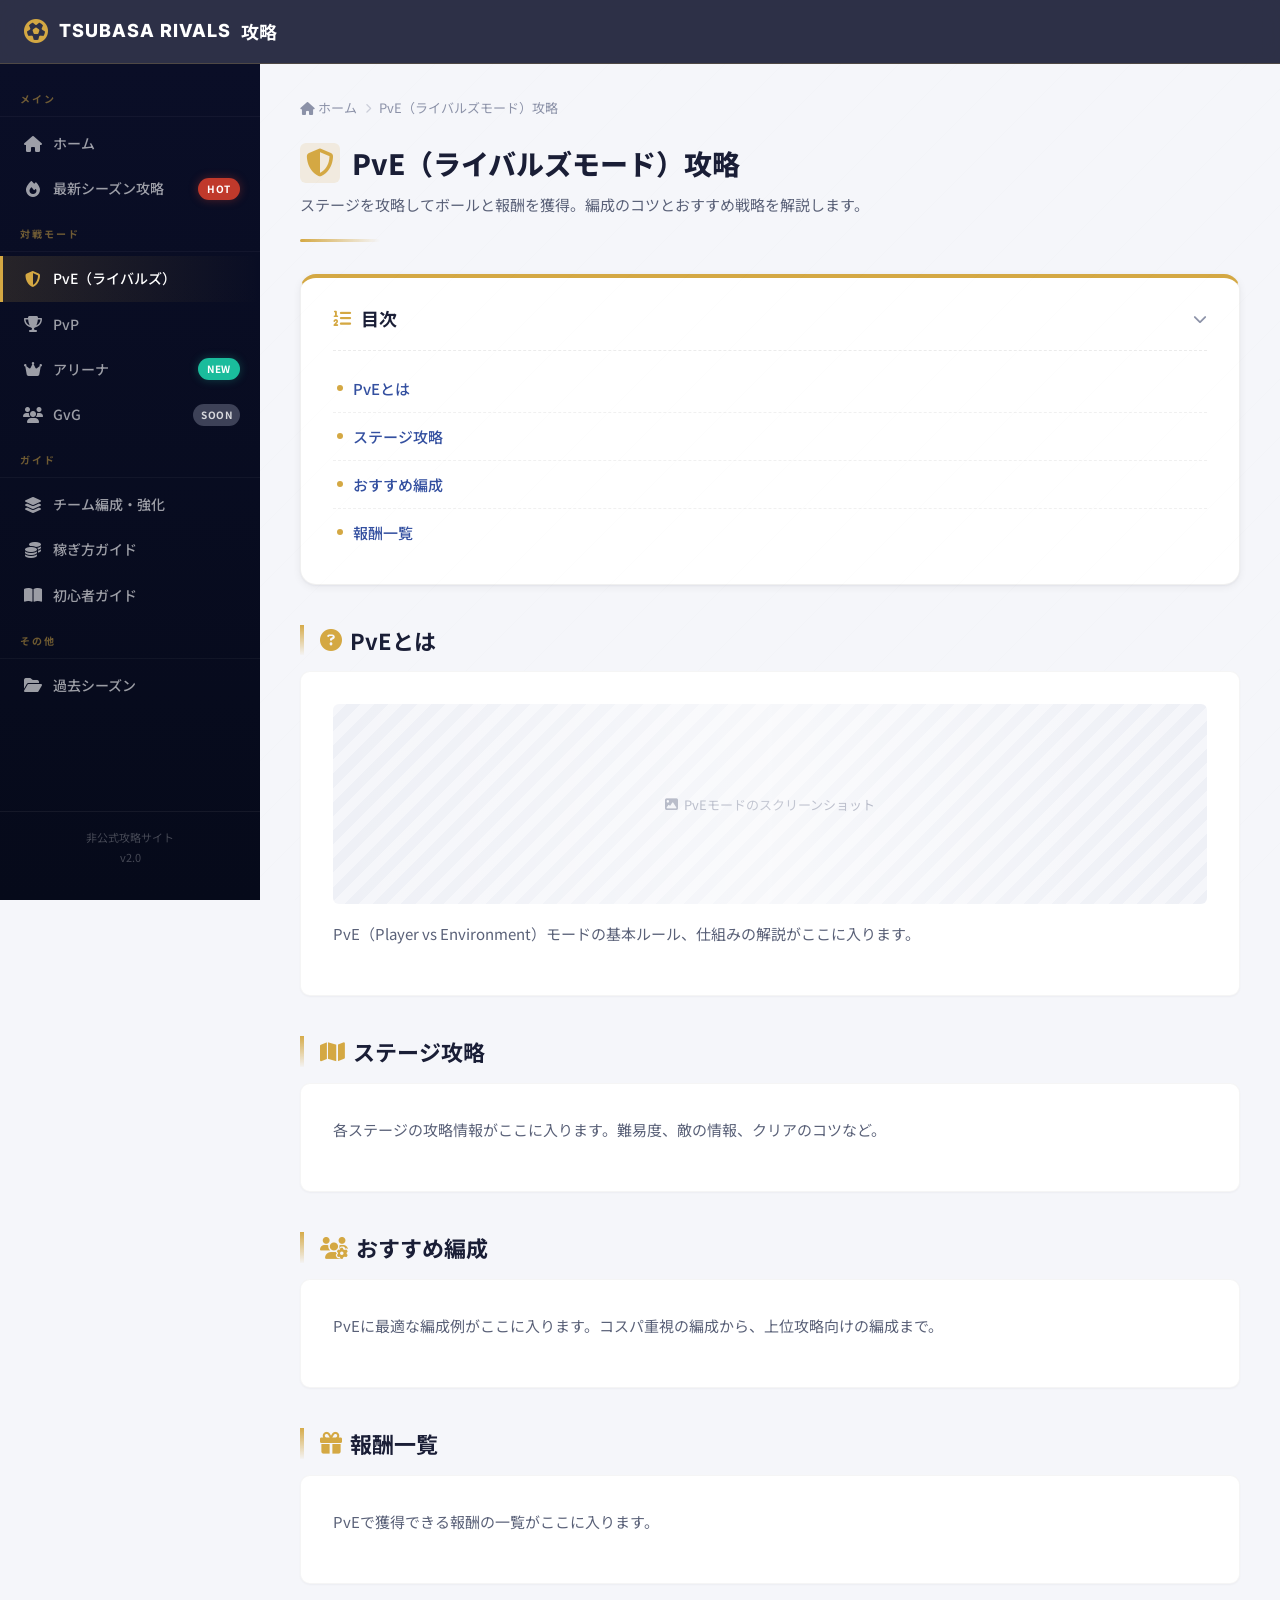
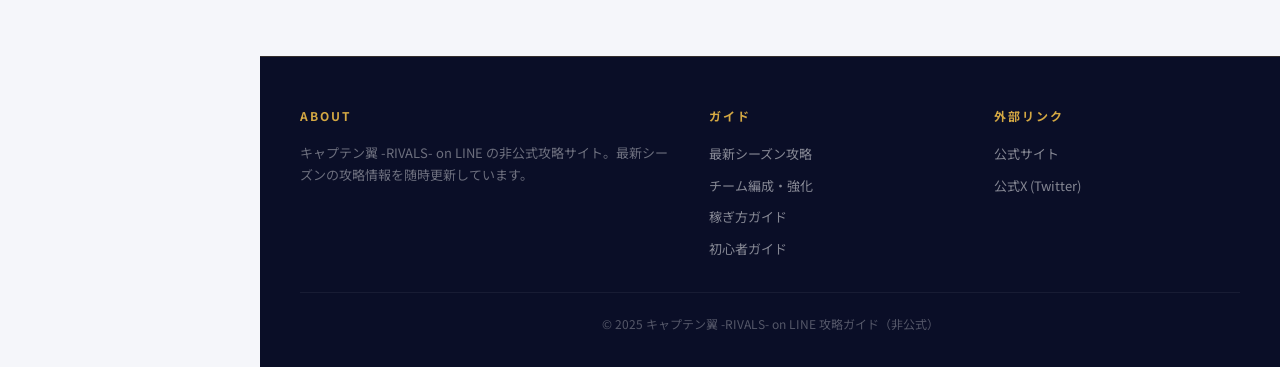
<file: pages/pve.html>
<!DOCTYPE html>
<html lang="ja">
<head>
  <meta charset="UTF-8">
  <meta name="viewport" content="width=device-width, initial-scale=1.0">
  <title>PvE攻略 | キャプテン翼 RIVALS 攻略ガイド</title>
  <link rel="preconnect" href="https://fonts.googleapis.com">
  <link rel="preconnect" href="https://fonts.gstatic.com" crossorigin>
  <link href="https://fonts.googleapis.com/css2?family=Inter:wght@400;600;700;800&family=Noto+Sans+JP:wght@400;500;600;700;800&display=swap" rel="stylesheet">
  <link rel="stylesheet" href="https://cdnjs.cloudflare.com/ajax/libs/font-awesome/6.5.1/css/all.min.css">
  <link rel="stylesheet" href="../css/style.css">
</head>
<body>
  <main class="main-content">
    <div class="breadcrumb"></div>
    <h1 class="page-title"><i class="fa-solid fa-shield-halved"></i> PvE（ライバルズモード）攻略</h1>
    <p class="page-subtitle">ステージを攻略してボールと報酬を獲得。編成のコツとおすすめ戦略を解説します。</p>

    <div class="content-section">
      <h2><i class="fa-solid fa-circle-question"></i> PvEとは</h2>
      <div class="placeholder-content">
        <div class="placeholder-img" data-img="images/content/content-pve-overview.webp">
          <i class="fa-solid fa-image"></i>&nbsp; PvEモードのスクリーンショット
          <!-- 画像配置: content-pve-overview.webp (800x400) -->
        </div>
        <p>PvE（Player vs Environment）モードの基本ルール、仕組みの解説がここに入ります。</p>
      </div>
    </div>

    <div class="content-section">
      <h2><i class="fa-solid fa-map"></i> ステージ攻略</h2>
      <div class="placeholder-content">
        <p>各ステージの攻略情報がここに入ります。難易度、敵の情報、クリアのコツなど。</p>
      </div>
    </div>

    <div class="content-section">
      <h2><i class="fa-solid fa-users-gear"></i> おすすめ編成</h2>
      <div class="placeholder-content">
        <p>PvEに最適な編成例がここに入ります。コスパ重視の編成から、上位攻略向けの編成まで。</p>
      </div>
    </div>

    <div class="content-section">
      <h2><i class="fa-solid fa-gift"></i> 報酬一覧</h2>
      <div class="placeholder-content">
        <p>PvEで獲得できる報酬の一覧がここに入ります。</p>
      </div>
    </div>
  </main>

  <script src="../js/main.js"></script>
</body>
</html>
</file>
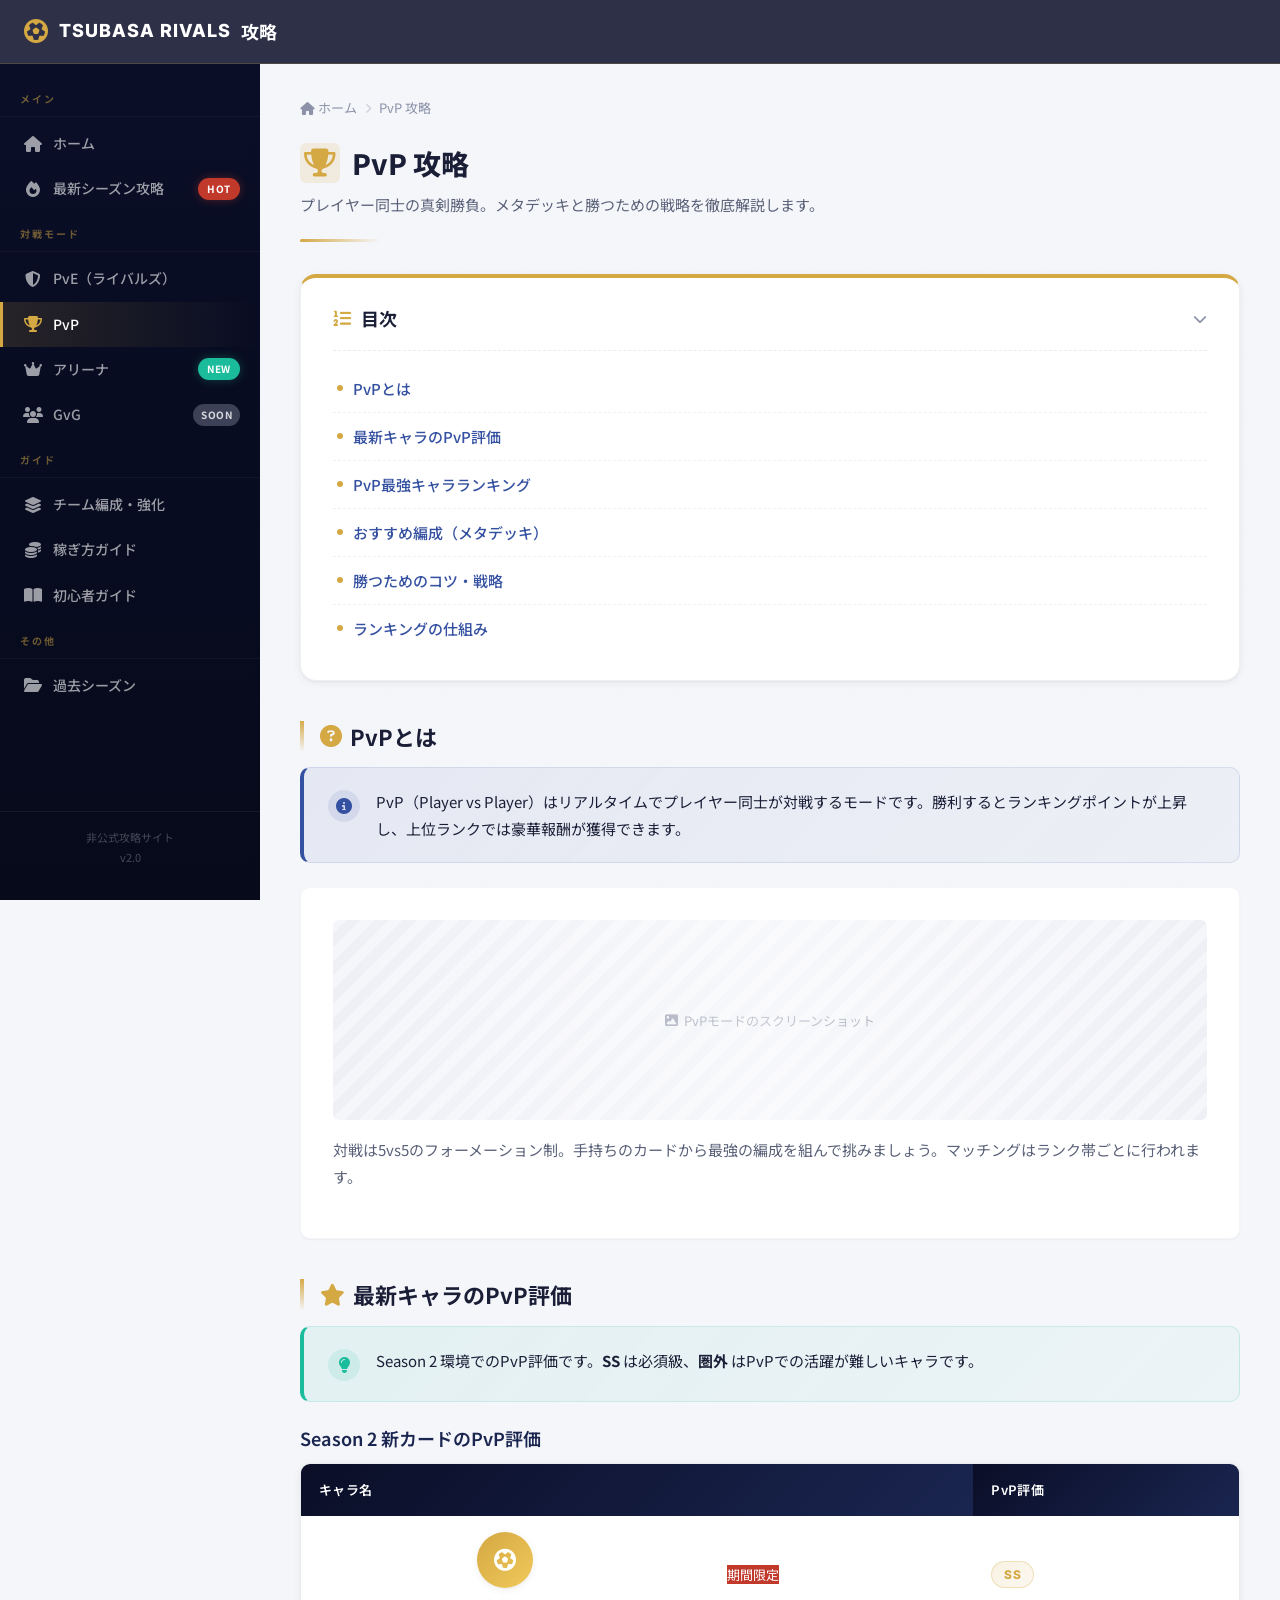
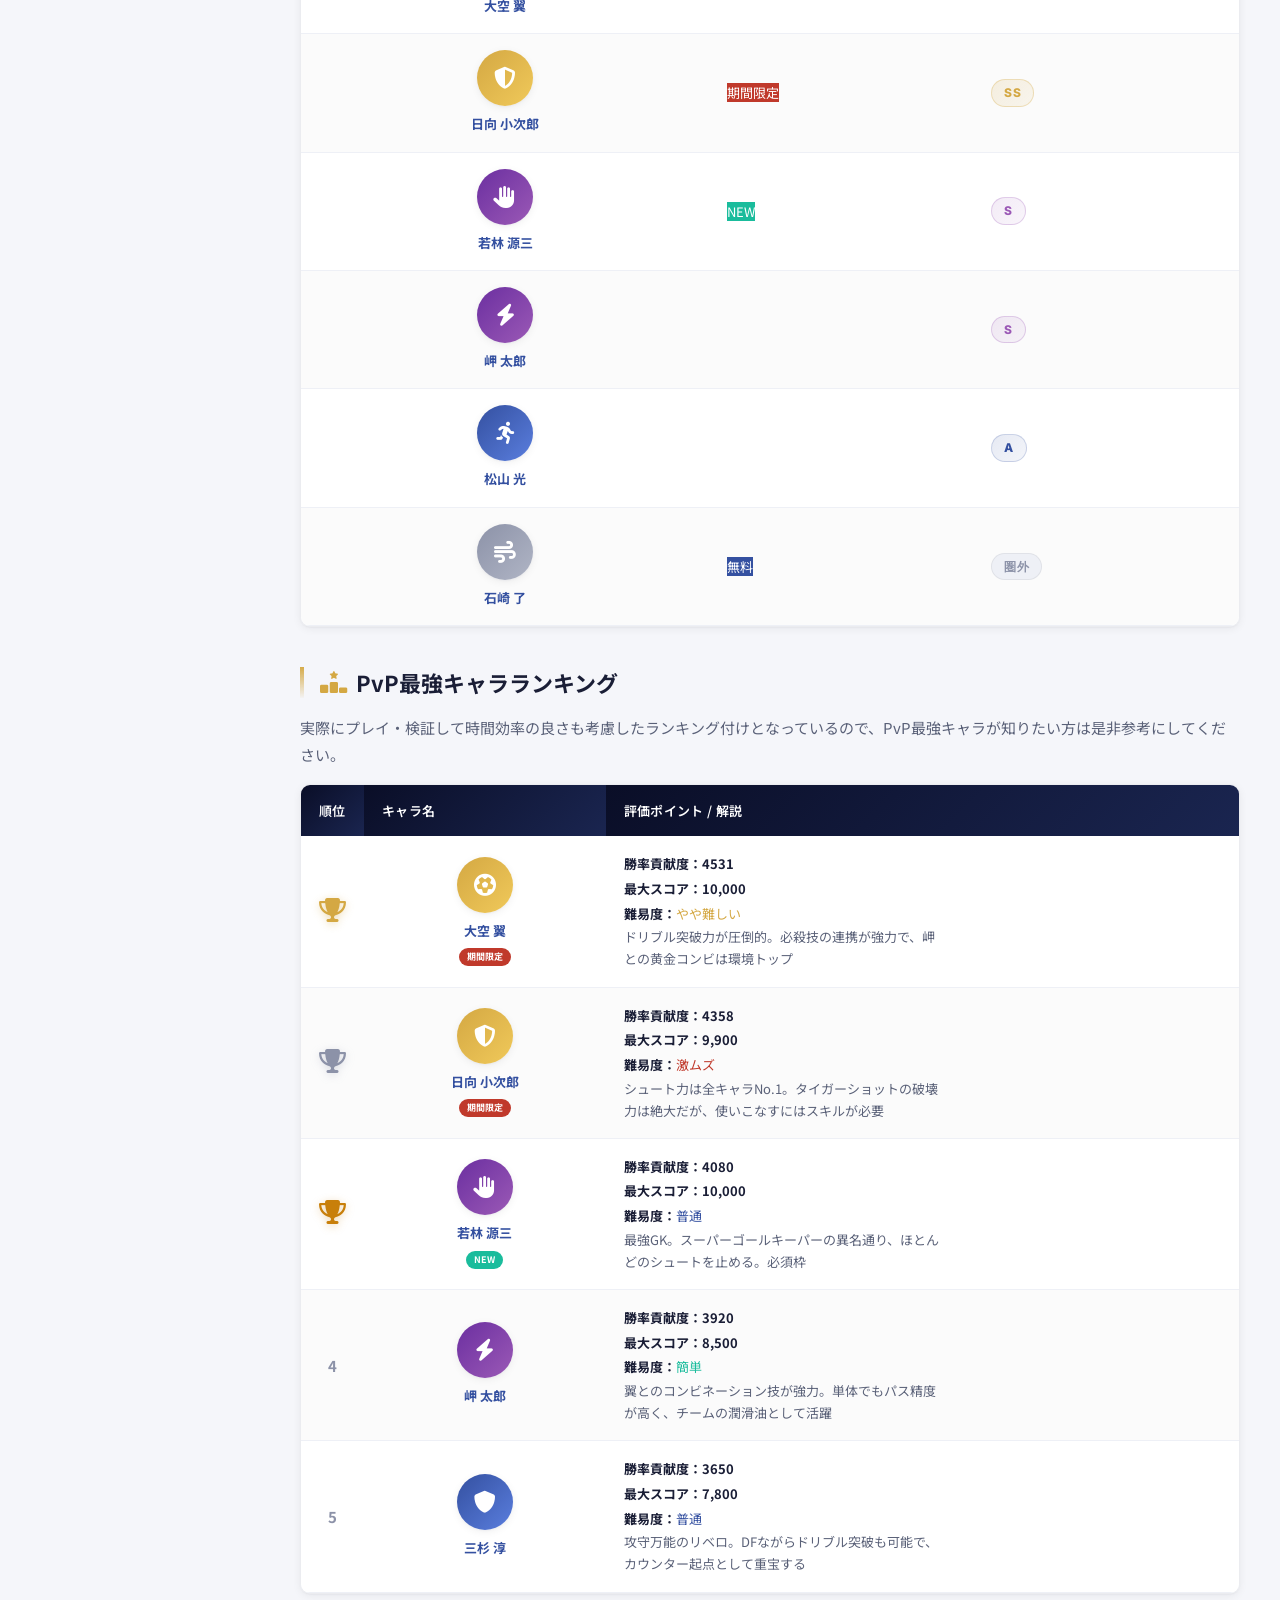
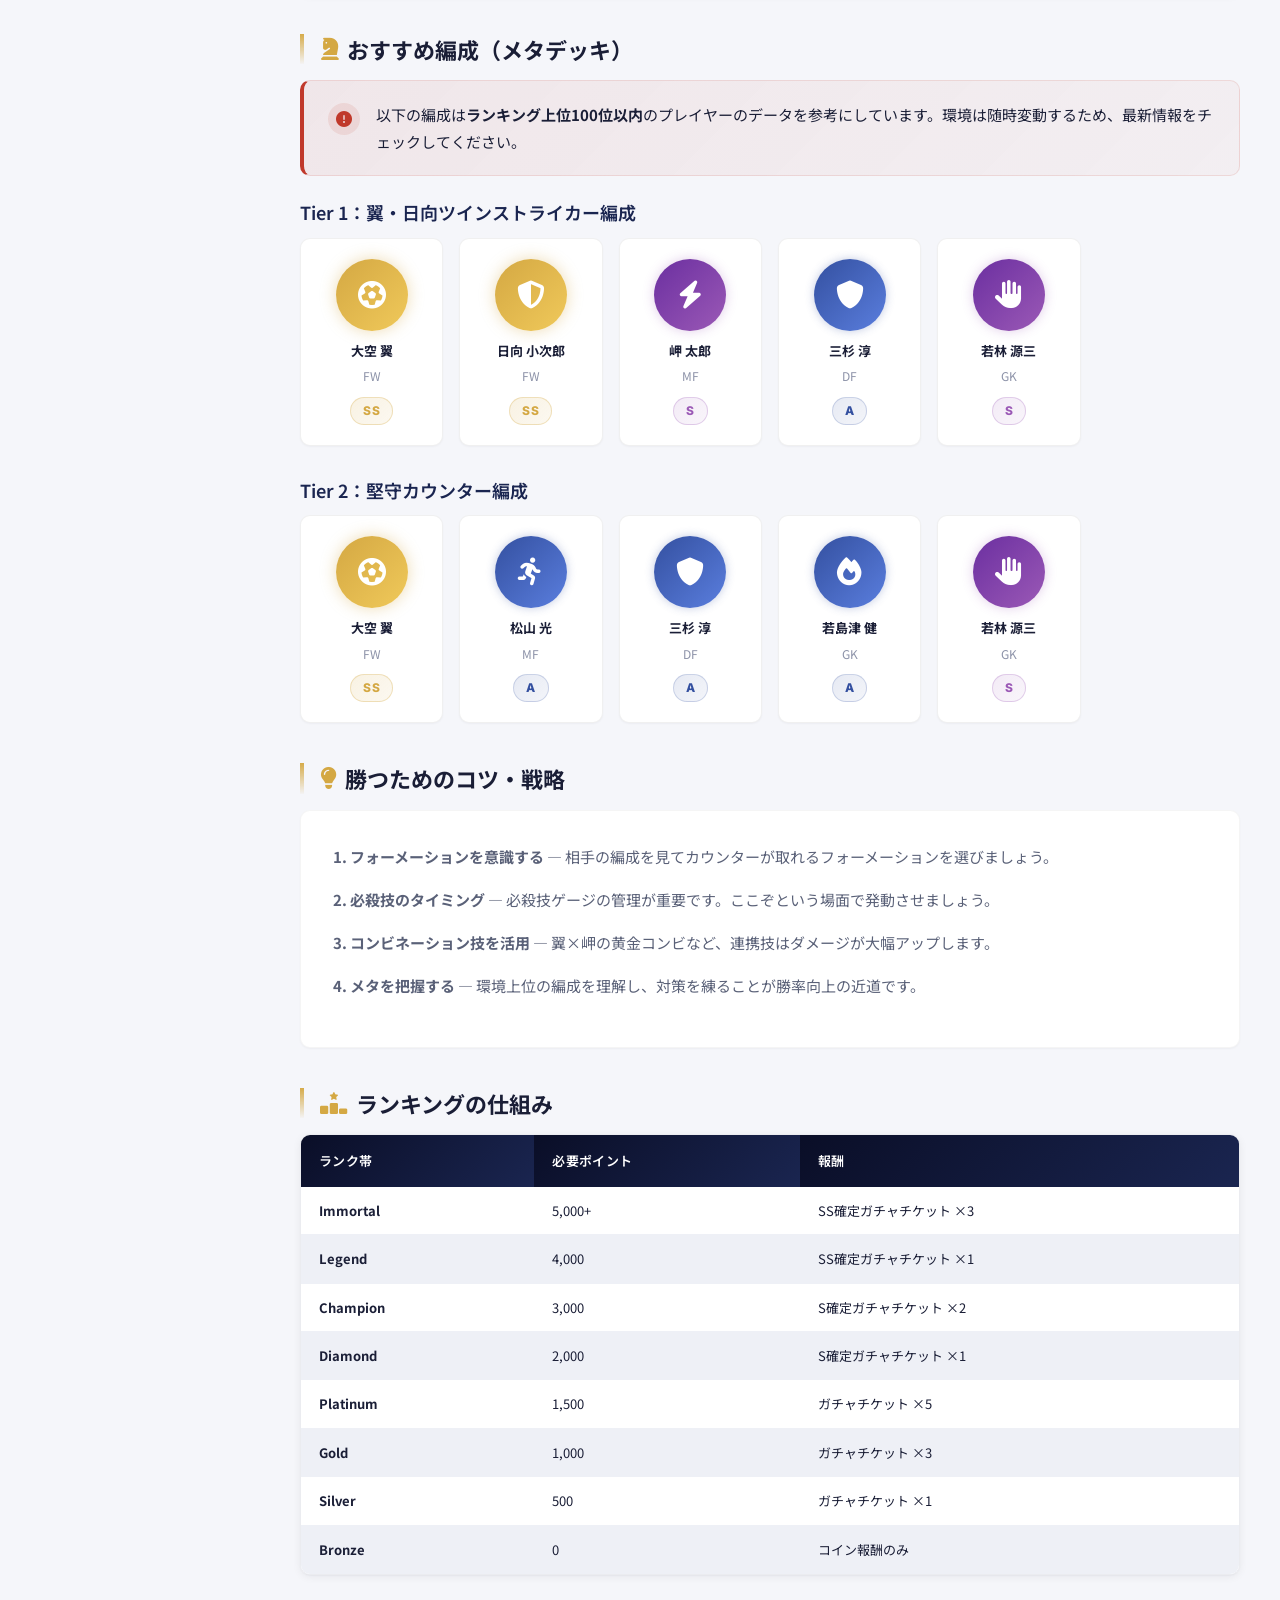
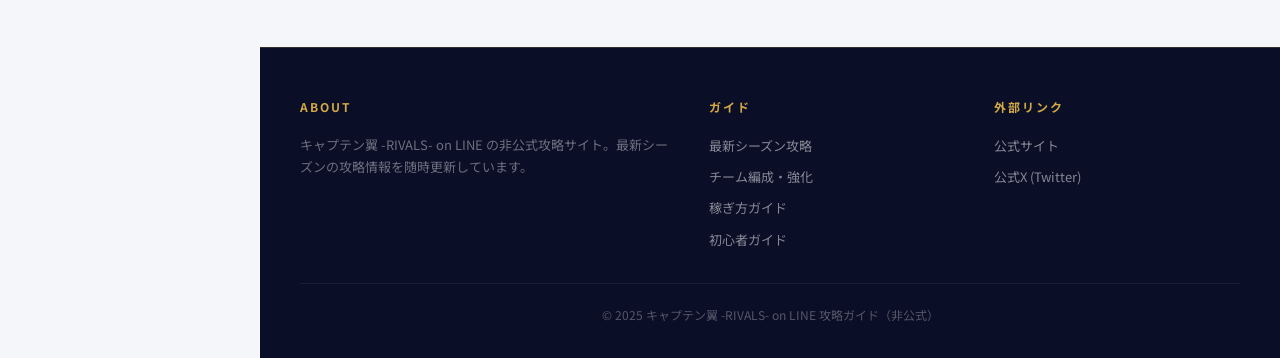
<file: pages/pvp.html>
<!DOCTYPE html>
<html lang="ja">
<head>
  <meta charset="UTF-8">
  <meta name="viewport" content="width=device-width, initial-scale=1.0">
  <title>PvP攻略 | キャプテン翼 RIVALS 攻略ガイド</title>
  <link rel="preconnect" href="https://fonts.googleapis.com">
  <link rel="preconnect" href="https://fonts.gstatic.com" crossorigin>
  <link href="https://fonts.googleapis.com/css2?family=Inter:wght@400;600;700;800&family=Noto+Sans+JP:wght@400;500;600;700;800&display=swap" rel="stylesheet">
  <link rel="stylesheet" href="https://cdnjs.cloudflare.com/ajax/libs/font-awesome/6.5.1/css/all.min.css">
  <link rel="stylesheet" href="../css/style.css">
</head>
<body>
  <main class="main-content">
    <div class="breadcrumb"></div>
    <h1 class="page-title"><i class="fa-solid fa-trophy"></i> PvP 攻略</h1>
    <p class="page-subtitle">プレイヤー同士の真剣勝負。メタデッキと勝つための戦略を徹底解説します。</p>

    <!-- TOC auto-generated by JS -->

    <div class="content-section">
      <h2><i class="fa-solid fa-circle-question"></i> PvPとは</h2>
      <div class="info-box info">
        <i class="fa-solid fa-circle-info"></i>
        <div>PvP（Player vs Player）はリアルタイムでプレイヤー同士が対戦するモードです。勝利するとランキングポイントが上昇し、上位ランクでは豪華報酬が獲得できます。</div>
      </div>
      <div class="placeholder-content">
        <div class="placeholder-img" data-img="images/content/content-pvp-overview.webp">
          <i class="fa-solid fa-image"></i>&nbsp; PvPモードのスクリーンショット
          <!-- 画像配置: content-pvp-overview.webp (800x400) -->
        </div>
        <p>対戦は5vs5のフォーメーション制。手持ちのカードから最強の編成を組んで挑みましょう。マッチングはランク帯ごとに行われます。</p>
      </div>
    </div>

    <div class="content-section">
      <h2><i class="fa-solid fa-star"></i> 最新キャラのPvP評価</h2>
      <div class="info-box tip">
        <i class="fa-solid fa-lightbulb"></i>
        <div>Season 2 環境でのPvP評価です。<strong>SS</strong> は必須級、<strong>圏外</strong> はPvPでの活躍が難しいキャラです。</div>
      </div>

      <h3>Season 2 新カードのPvP評価</h3>
      <div class="table-wrapper">
        <table class="ranking-table">
          <thead>
            <tr>
              <th colspan="2">キャラ名</th>
              <th>PvP評価</th>
            </tr>
          </thead>
          <tbody>
            <tr>
              <td>
                <div class="ranking-chara">
                  <div class="ranking-chara-icon" style="background: linear-gradient(135deg, #d4a843, #f0c95a)"><i class="fa-solid fa-futbol"></i></div>
                  <span class="ranking-chara-name">大空 翼</span>
                </div>
              </td>
              <td><span class="chara-tag tag-limited" style="position:static">期間限定</span></td>
              <td><span class="chara-rating rating-ss">SS</span></td>
            </tr>
            <tr>
              <td>
                <div class="ranking-chara">
                  <div class="ranking-chara-icon" style="background: linear-gradient(135deg, #d4a843, #f0c95a)"><i class="fa-solid fa-shield-halved"></i></div>
                  <span class="ranking-chara-name">日向 小次郎</span>
                </div>
              </td>
              <td><span class="chara-tag tag-limited" style="position:static">期間限定</span></td>
              <td><span class="chara-rating rating-ss">SS</span></td>
            </tr>
            <tr>
              <td>
                <div class="ranking-chara">
                  <div class="ranking-chara-icon" style="background: linear-gradient(135deg, #6b2fa0, #9b59b6)"><i class="fa-solid fa-hand"></i></div>
                  <span class="ranking-chara-name">若林 源三</span>
                </div>
              </td>
              <td><span class="chara-tag tag-new" style="position:static">NEW</span></td>
              <td><span class="chara-rating rating-s">S</span></td>
            </tr>
            <tr>
              <td>
                <div class="ranking-chara">
                  <div class="ranking-chara-icon" style="background: linear-gradient(135deg, #6b2fa0, #9b59b6)"><i class="fa-solid fa-bolt"></i></div>
                  <span class="ranking-chara-name">岬 太郎</span>
                </div>
              </td>
              <td></td>
              <td><span class="chara-rating rating-s">S</span></td>
            </tr>
            <tr>
              <td>
                <div class="ranking-chara">
                  <div class="ranking-chara-icon" style="background: linear-gradient(135deg, #3450a0, #5a7ede)"><i class="fa-solid fa-person-running"></i></div>
                  <span class="ranking-chara-name">松山 光</span>
                </div>
              </td>
              <td></td>
              <td><span class="chara-rating rating-a">A</span></td>
            </tr>
            <tr>
              <td>
                <div class="ranking-chara">
                  <div class="ranking-chara-icon" style="background: linear-gradient(135deg, #8c92a8, #b0b5c5)"><i class="fa-solid fa-wind"></i></div>
                  <span class="ranking-chara-name">石崎 了</span>
                </div>
              </td>
              <td><span class="chara-tag tag-free" style="position:static">無料</span></td>
              <td><span class="chara-rating rating-c">圏外</span></td>
            </tr>
          </tbody>
        </table>
      </div>
    </div>

    <div class="content-section">
      <h2><i class="fa-solid fa-ranking-star"></i> PvP最強キャラランキング</h2>
      <p>実際にプレイ・検証して時間効率の良さも考慮したランキング付けとなっているので、PvP最強キャラが知りたい方は是非参考にしてください。</p>

      <div class="table-wrapper">
        <table class="ranking-table">
          <thead>
            <tr>
              <th>順位</th>
              <th>キャラ名</th>
              <th>評価ポイント / 解説</th>
            </tr>
          </thead>
          <tbody>
            <tr>
              <td class="ranking-medal"><i class="fa-solid fa-trophy medal-1"></i></td>
              <td>
                <div class="ranking-chara">
                  <div class="ranking-chara-icon" style="background: linear-gradient(135deg, #d4a843, #f0c95a)"><i class="fa-solid fa-futbol"></i></div>
                  <span class="ranking-chara-name">大空 翼</span>
                  <span class="chara-tag tag-limited" style="position:static">期間限定</span>
                </div>
              </td>
              <td>
                <div class="ranking-stats">
                  <span class="stat-label">勝率貢献度：4531</span><br>
                  <span class="stat-label">最大スコア：10,000</span><br>
                  <span class="stat-label">難易度：</span><span class="difficulty-hard">やや難しい</span>
                </div>
                <div class="ranking-desc">ドリブル突破力が圧倒的。必殺技の連携が強力で、岬との黄金コンビは環境トップ</div>
              </td>
            </tr>
            <tr>
              <td class="ranking-medal"><i class="fa-solid fa-trophy medal-2"></i></td>
              <td>
                <div class="ranking-chara">
                  <div class="ranking-chara-icon" style="background: linear-gradient(135deg, #d4a843, #f0c95a)"><i class="fa-solid fa-shield-halved"></i></div>
                  <span class="ranking-chara-name">日向 小次郎</span>
                  <span class="chara-tag tag-limited" style="position:static">期間限定</span>
                </div>
              </td>
              <td>
                <div class="ranking-stats">
                  <span class="stat-label">勝率貢献度：4358</span><br>
                  <span class="stat-label">最大スコア：9,900</span><br>
                  <span class="stat-label">難易度：</span><span class="difficulty-vhard">激ムズ</span>
                </div>
                <div class="ranking-desc">シュート力は全キャラNo.1。タイガーショットの破壊力は絶大だが、使いこなすにはスキルが必要</div>
              </td>
            </tr>
            <tr>
              <td class="ranking-medal"><i class="fa-solid fa-trophy medal-3"></i></td>
              <td>
                <div class="ranking-chara">
                  <div class="ranking-chara-icon" style="background: linear-gradient(135deg, #6b2fa0, #9b59b6)"><i class="fa-solid fa-hand"></i></div>
                  <span class="ranking-chara-name">若林 源三</span>
                  <span class="chara-tag tag-new" style="position:static">NEW</span>
                </div>
              </td>
              <td>
                <div class="ranking-stats">
                  <span class="stat-label">勝率貢献度：4080</span><br>
                  <span class="stat-label">最大スコア：10,000</span><br>
                  <span class="stat-label">難易度：</span><span class="difficulty-normal">普通</span>
                </div>
                <div class="ranking-desc">最強GK。スーパーゴールキーパーの異名通り、ほとんどのシュートを止める。必須枠</div>
              </td>
            </tr>
            <tr>
              <td class="ranking-medal"><span class="medal-other">4</span></td>
              <td>
                <div class="ranking-chara">
                  <div class="ranking-chara-icon" style="background: linear-gradient(135deg, #6b2fa0, #9b59b6)"><i class="fa-solid fa-bolt"></i></div>
                  <span class="ranking-chara-name">岬 太郎</span>
                </div>
              </td>
              <td>
                <div class="ranking-stats">
                  <span class="stat-label">勝率貢献度：3920</span><br>
                  <span class="stat-label">最大スコア：8,500</span><br>
                  <span class="stat-label">難易度：</span><span class="difficulty-easy">簡単</span>
                </div>
                <div class="ranking-desc">翼とのコンビネーション技が強力。単体でもパス精度が高く、チームの潤滑油として活躍</div>
              </td>
            </tr>
            <tr>
              <td class="ranking-medal"><span class="medal-other">5</span></td>
              <td>
                <div class="ranking-chara">
                  <div class="ranking-chara-icon" style="background: linear-gradient(135deg, #3450a0, #5a7ede)"><i class="fa-solid fa-shield"></i></div>
                  <span class="ranking-chara-name">三杉 淳</span>
                </div>
              </td>
              <td>
                <div class="ranking-stats">
                  <span class="stat-label">勝率貢献度：3650</span><br>
                  <span class="stat-label">最大スコア：7,800</span><br>
                  <span class="stat-label">難易度：</span><span class="difficulty-normal">普通</span>
                </div>
                <div class="ranking-desc">攻守万能のリベロ。DFながらドリブル突破も可能で、カウンター起点として重宝する</div>
              </td>
            </tr>
          </tbody>
        </table>
      </div>
    </div>

    <div class="content-section">
      <h2><i class="fa-solid fa-chess-knight"></i> おすすめ編成（メタデッキ）</h2>
      <div class="info-box important">
        <i class="fa-solid fa-circle-exclamation"></i>
        <div>以下の編成は<strong>ランキング上位100位以内</strong>のプレイヤーのデータを参考にしています。環境は随時変動するため、最新情報をチェックしてください。</div>
      </div>

      <h3>Tier 1：翼・日向ツインストライカー編成</h3>
      <div class="chara-grid">
        <div class="chara-card">
          <div class="chara-avatar rarity-ss"><i class="fa-solid fa-futbol"></i></div>
          <div class="chara-name">大空 翼</div>
          <div class="chara-role">FW</div>
          <span class="chara-rating rating-ss">SS</span>
        </div>
        <div class="chara-card">
          <div class="chara-avatar rarity-ss"><i class="fa-solid fa-shield-halved"></i></div>
          <div class="chara-name">日向 小次郎</div>
          <div class="chara-role">FW</div>
          <span class="chara-rating rating-ss">SS</span>
        </div>
        <div class="chara-card">
          <div class="chara-avatar rarity-s"><i class="fa-solid fa-bolt"></i></div>
          <div class="chara-name">岬 太郎</div>
          <div class="chara-role">MF</div>
          <span class="chara-rating rating-s">S</span>
        </div>
        <div class="chara-card">
          <div class="chara-avatar rarity-a"><i class="fa-solid fa-shield"></i></div>
          <div class="chara-name">三杉 淳</div>
          <div class="chara-role">DF</div>
          <span class="chara-rating rating-a">A</span>
        </div>
        <div class="chara-card">
          <div class="chara-avatar rarity-s"><i class="fa-solid fa-hand"></i></div>
          <div class="chara-name">若林 源三</div>
          <div class="chara-role">GK</div>
          <span class="chara-rating rating-s">S</span>
        </div>
      </div>

      <h3>Tier 2：堅守カウンター編成</h3>
      <div class="chara-grid">
        <div class="chara-card">
          <div class="chara-avatar rarity-ss"><i class="fa-solid fa-futbol"></i></div>
          <div class="chara-name">大空 翼</div>
          <div class="chara-role">FW</div>
          <span class="chara-rating rating-ss">SS</span>
        </div>
        <div class="chara-card">
          <div class="chara-avatar rarity-a"><i class="fa-solid fa-person-running"></i></div>
          <div class="chara-name">松山 光</div>
          <div class="chara-role">MF</div>
          <span class="chara-rating rating-a">A</span>
        </div>
        <div class="chara-card">
          <div class="chara-avatar rarity-a"><i class="fa-solid fa-shield"></i></div>
          <div class="chara-name">三杉 淳</div>
          <div class="chara-role">DF</div>
          <span class="chara-rating rating-a">A</span>
        </div>
        <div class="chara-card">
          <div class="chara-avatar rarity-a"><i class="fa-solid fa-fire"></i></div>
          <div class="chara-name">若島津 健</div>
          <div class="chara-role">GK</div>
          <span class="chara-rating rating-a">A</span>
        </div>
        <div class="chara-card">
          <div class="chara-avatar rarity-s"><i class="fa-solid fa-hand"></i></div>
          <div class="chara-name">若林 源三</div>
          <div class="chara-role">GK</div>
          <span class="chara-rating rating-s">S</span>
        </div>
      </div>
    </div>

    <div class="content-section">
      <h2><i class="fa-solid fa-lightbulb"></i> 勝つためのコツ・戦略</h2>
      <div class="placeholder-content">
        <p><strong>1. フォーメーションを意識する</strong> — 相手の編成を見てカウンターが取れるフォーメーションを選びましょう。</p>
        <p><strong>2. 必殺技のタイミング</strong> — 必殺技ゲージの管理が重要です。ここぞという場面で発動させましょう。</p>
        <p><strong>3. コンビネーション技を活用</strong> — 翼×岬の黄金コンビなど、連携技はダメージが大幅アップします。</p>
        <p><strong>4. メタを把握する</strong> — 環境上位の編成を理解し、対策を練ることが勝率向上の近道です。</p>
      </div>
    </div>

    <div class="content-section">
      <h2><i class="fa-solid fa-ranking-star"></i> ランキングの仕組み</h2>
      <div class="table-wrapper">
        <table>
          <thead>
            <tr>
              <th>ランク帯</th>
              <th>必要ポイント</th>
              <th>報酬</th>
            </tr>
          </thead>
          <tbody>
            <tr><td><strong>Immortal</strong></td><td>5,000+</td><td>SS確定ガチャチケット ×3</td></tr>
            <tr><td><strong>Legend</strong></td><td>4,000</td><td>SS確定ガチャチケット ×1</td></tr>
            <tr><td><strong>Champion</strong></td><td>3,000</td><td>S確定ガチャチケット ×2</td></tr>
            <tr><td><strong>Diamond</strong></td><td>2,000</td><td>S確定ガチャチケット ×1</td></tr>
            <tr><td><strong>Platinum</strong></td><td>1,500</td><td>ガチャチケット ×5</td></tr>
            <tr><td><strong>Gold</strong></td><td>1,000</td><td>ガチャチケット ×3</td></tr>
            <tr><td><strong>Silver</strong></td><td>500</td><td>ガチャチケット ×1</td></tr>
            <tr><td><strong>Bronze</strong></td><td>0</td><td>コイン報酬のみ</td></tr>
          </tbody>
        </table>
      </div>
    </div>
  </main>

  <script src="../js/main.js"></script>
</body>
</html>
</file>
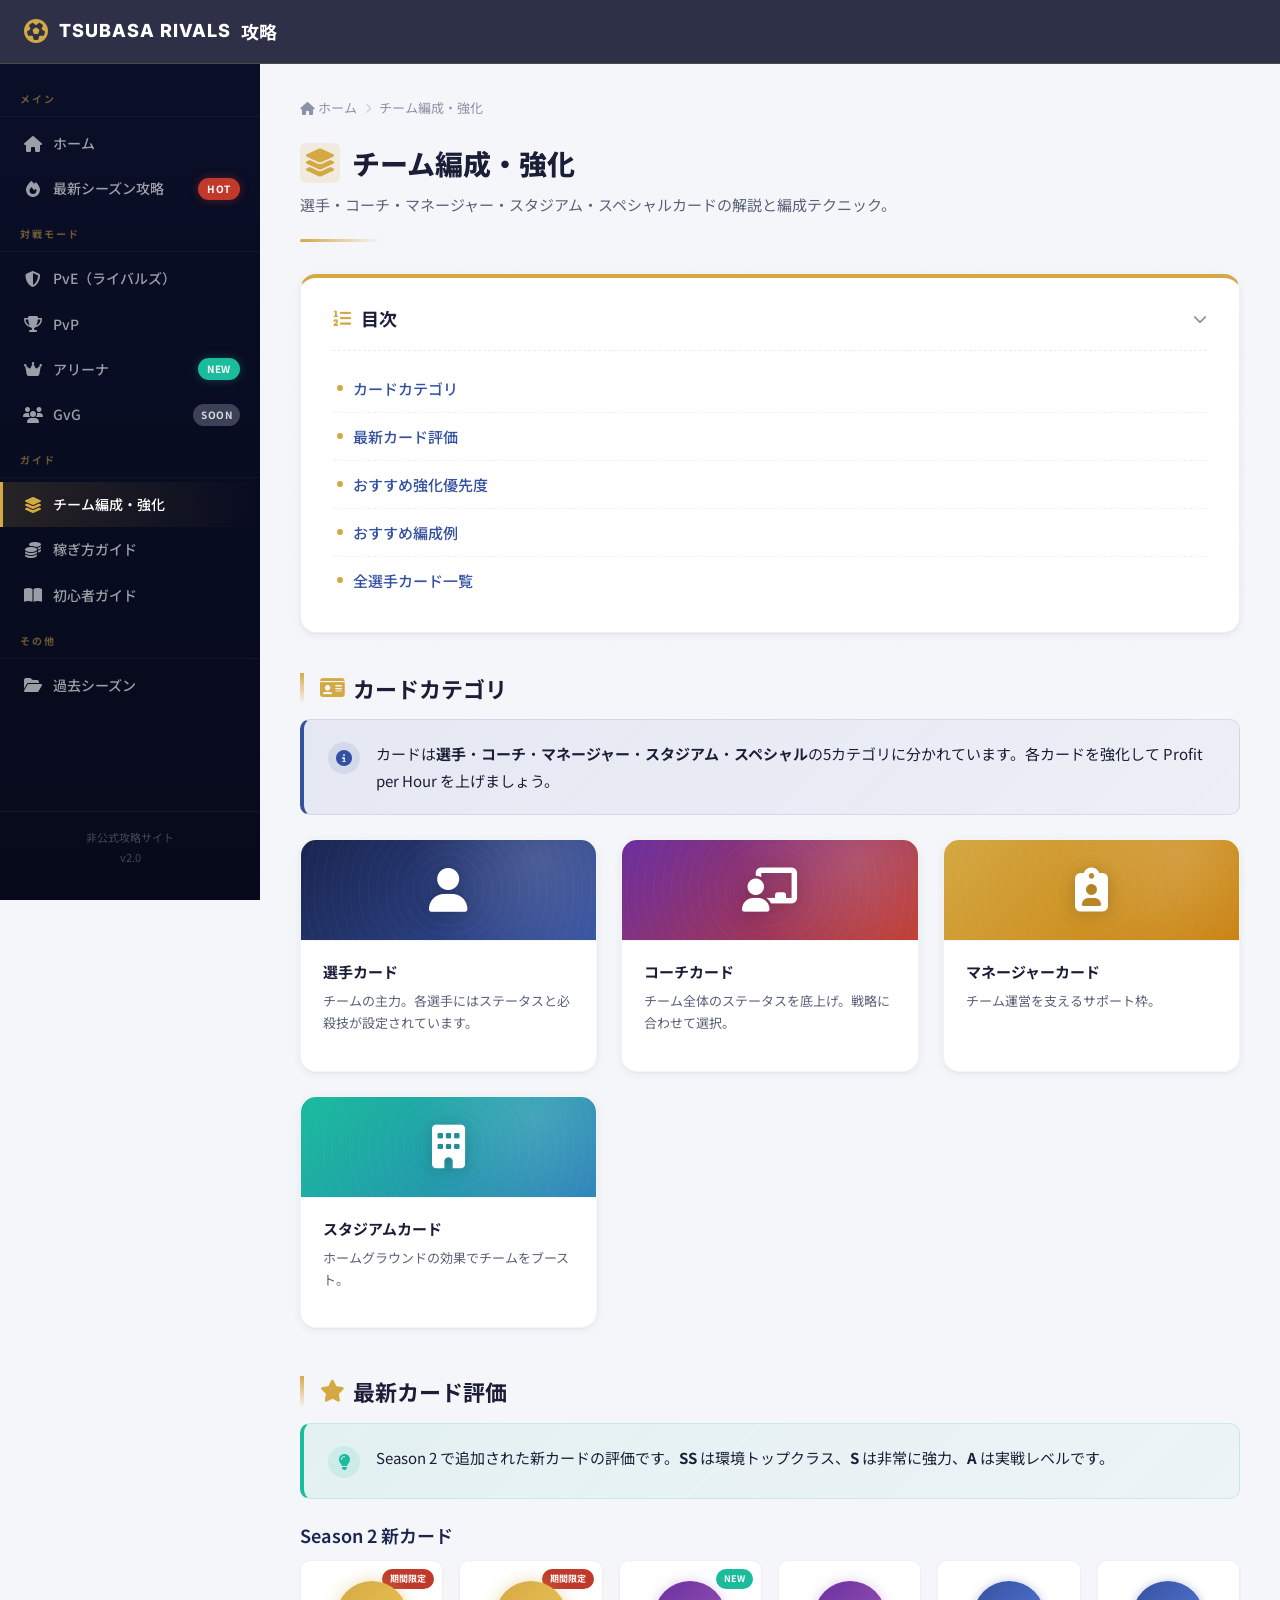
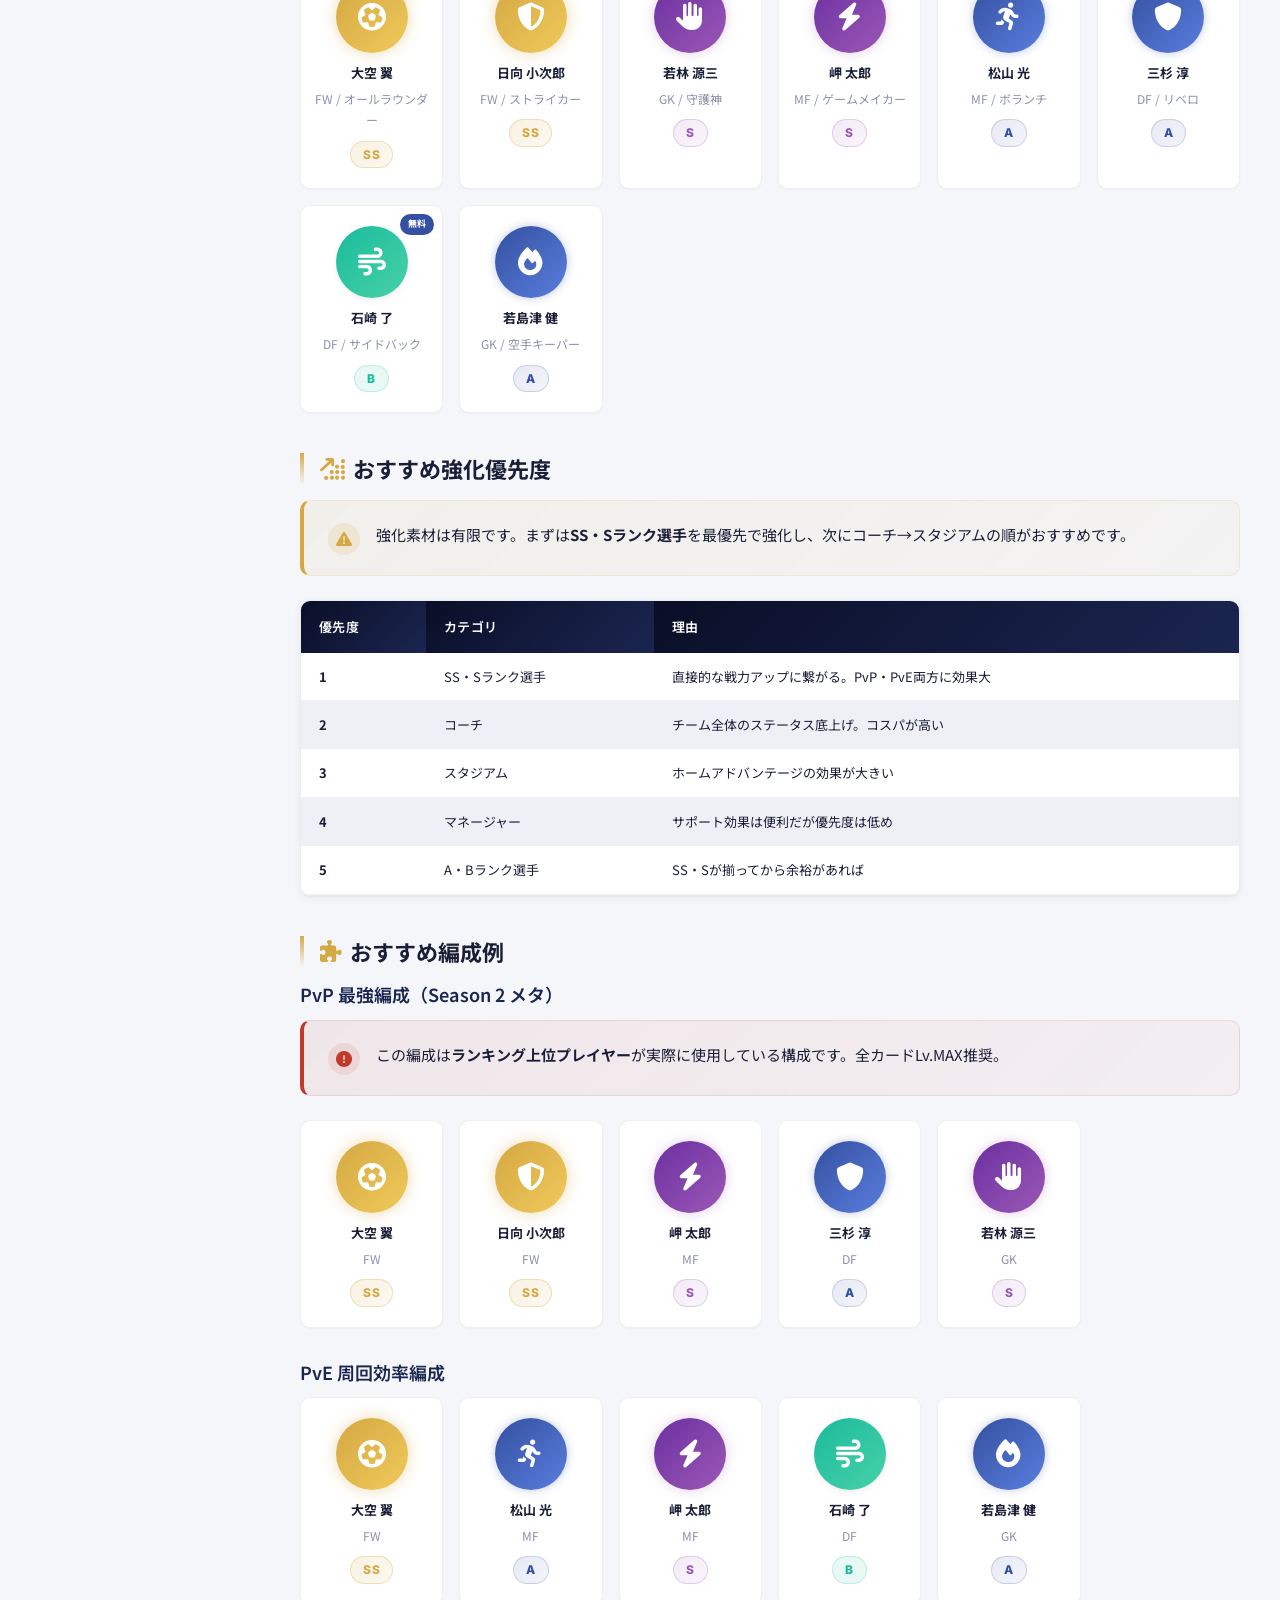
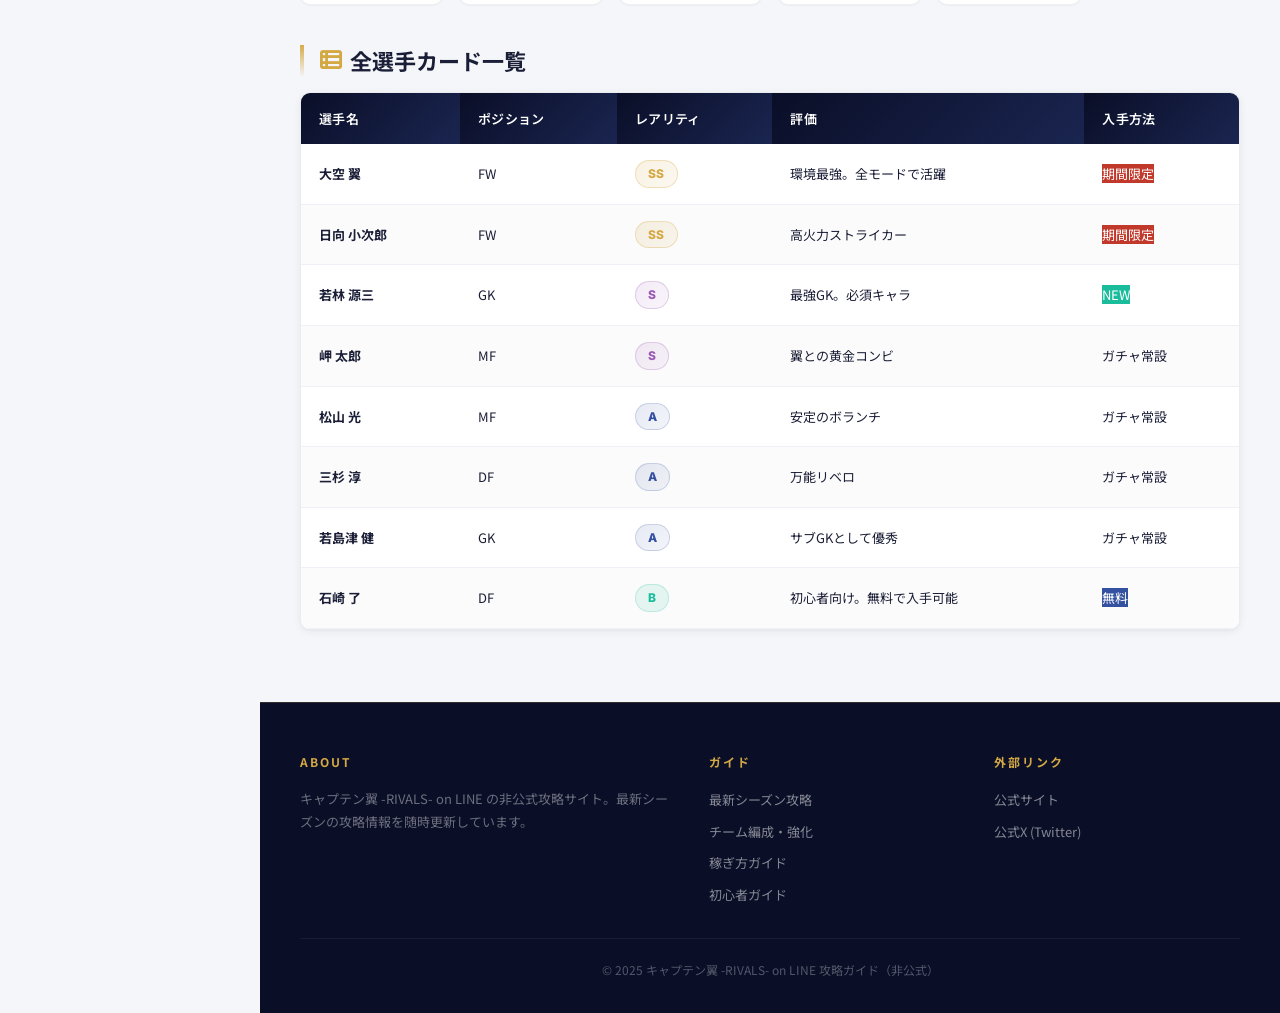
<file: pages/team-building.html>
<!DOCTYPE html>
<html lang="ja">
<head>
  <meta charset="UTF-8">
  <meta name="viewport" content="width=device-width, initial-scale=1.0">
  <title>チーム編成・強化 | キャプテン翼 RIVALS 攻略ガイド</title>
  <link rel="preconnect" href="https://fonts.googleapis.com">
  <link rel="preconnect" href="https://fonts.gstatic.com" crossorigin>
  <link href="https://fonts.googleapis.com/css2?family=Inter:wght@400;600;700;800&family=Noto+Sans+JP:wght@400;500;600;700;800&display=swap" rel="stylesheet">
  <link rel="stylesheet" href="https://cdnjs.cloudflare.com/ajax/libs/font-awesome/6.5.1/css/all.min.css">
  <link rel="stylesheet" href="../css/style.css">
</head>
<body>
  <main class="main-content">
    <div class="breadcrumb"></div>
    <h1 class="page-title"><i class="fa-solid fa-layer-group"></i> チーム編成・強化</h1>
    <p class="page-subtitle">選手・コーチ・マネージャー・スタジアム・スペシャルカードの解説と編成テクニック。</p>

    <!-- TOC auto-generated by JS -->

    <div class="content-section" id="section-1">
      <h2><i class="fa-solid fa-id-card"></i> カードカテゴリ</h2>
      <div class="info-box info">
        <i class="fa-solid fa-circle-info"></i>
        <div>カードは<strong>選手</strong>・<strong>コーチ</strong>・<strong>マネージャー</strong>・<strong>スタジアム</strong>・<strong>スペシャル</strong>の5カテゴリに分かれています。各カードを強化して Profit per Hour を上げましょう。</div>
      </div>

      <div class="card-grid">
        <div class="card">
          <div class="card-icon pve"><i class="fa-solid fa-user"></i></div>
          <div class="card-body">
            <h3>選手カード</h3>
            <p>チームの主力。各選手にはステータスと必殺技が設定されています。</p>
          </div>
        </div>
        <div class="card">
          <div class="card-icon pvp"><i class="fa-solid fa-chalkboard-user"></i></div>
          <div class="card-body">
            <h3>コーチカード</h3>
            <p>チーム全体のステータスを底上げ。戦略に合わせて選択。</p>
          </div>
        </div>
        <div class="card">
          <div class="card-icon arena"><i class="fa-solid fa-clipboard-user"></i></div>
          <div class="card-body">
            <h3>マネージャーカード</h3>
            <p>チーム運営を支えるサポート枠。</p>
          </div>
        </div>
        <div class="card">
          <div class="card-icon gvg"><i class="fa-solid fa-building"></i></div>
          <div class="card-body">
            <h3>スタジアムカード</h3>
            <p>ホームグラウンドの効果でチームをブースト。</p>
          </div>
        </div>
      </div>
    </div>

    <div class="content-section" id="section-2">
      <h2><i class="fa-solid fa-star"></i> 最新カード評価</h2>
      <div class="info-box tip">
        <i class="fa-solid fa-lightbulb"></i>
        <div>Season 2 で追加された新カードの評価です。<strong>SS</strong> は環境トップクラス、<strong>S</strong> は非常に強力、<strong>A</strong> は実戦レベルです。</div>
      </div>

      <h3>Season 2 新カード</h3>
      <div class="chara-grid">
        <div class="chara-card">
          <span class="chara-tag tag-limited">期間限定</span>
          <div class="chara-avatar rarity-ss"><i class="fa-solid fa-futbol"></i></div>
          <div class="chara-name">大空 翼</div>
          <div class="chara-role">FW / オールラウンダー</div>
          <span class="chara-rating rating-ss">SS</span>
        </div>
        <div class="chara-card">
          <span class="chara-tag tag-limited">期間限定</span>
          <div class="chara-avatar rarity-ss"><i class="fa-solid fa-shield-halved"></i></div>
          <div class="chara-name">日向 小次郎</div>
          <div class="chara-role">FW / ストライカー</div>
          <span class="chara-rating rating-ss">SS</span>
        </div>
        <div class="chara-card">
          <span class="chara-tag tag-new">NEW</span>
          <div class="chara-avatar rarity-s"><i class="fa-solid fa-hand"></i></div>
          <div class="chara-name">若林 源三</div>
          <div class="chara-role">GK / 守護神</div>
          <span class="chara-rating rating-s">S</span>
        </div>
        <div class="chara-card">
          <div class="chara-avatar rarity-s"><i class="fa-solid fa-bolt"></i></div>
          <div class="chara-name">岬 太郎</div>
          <div class="chara-role">MF / ゲームメイカー</div>
          <span class="chara-rating rating-s">S</span>
        </div>
        <div class="chara-card">
          <div class="chara-avatar rarity-a"><i class="fa-solid fa-person-running"></i></div>
          <div class="chara-name">松山 光</div>
          <div class="chara-role">MF / ボランチ</div>
          <span class="chara-rating rating-a">A</span>
        </div>
        <div class="chara-card">
          <div class="chara-avatar rarity-a"><i class="fa-solid fa-shield"></i></div>
          <div class="chara-name">三杉 淳</div>
          <div class="chara-role">DF / リベロ</div>
          <span class="chara-rating rating-a">A</span>
        </div>
        <div class="chara-card">
          <span class="chara-tag tag-free">無料</span>
          <div class="chara-avatar rarity-b"><i class="fa-solid fa-wind"></i></div>
          <div class="chara-name">石崎 了</div>
          <div class="chara-role">DF / サイドバック</div>
          <span class="chara-rating rating-b">B</span>
        </div>
        <div class="chara-card">
          <div class="chara-avatar rarity-a"><i class="fa-solid fa-fire"></i></div>
          <div class="chara-name">若島津 健</div>
          <div class="chara-role">GK / 空手キーパー</div>
          <span class="chara-rating rating-a">A</span>
        </div>
      </div>
    </div>

    <div class="content-section" id="section-3">
      <h2><i class="fa-solid fa-arrow-up-right-dots"></i> おすすめ強化優先度</h2>
      <div class="info-box warning">
        <i class="fa-solid fa-triangle-exclamation"></i>
        <div>強化素材は有限です。まずは<strong>SS・Sランク選手</strong>を最優先で強化し、次にコーチ→スタジアムの順がおすすめです。</div>
      </div>
      <div class="table-wrapper">
        <table>
          <thead>
            <tr>
              <th>優先度</th>
              <th>カテゴリ</th>
              <th>理由</th>
            </tr>
          </thead>
          <tbody>
            <tr><td><strong>1</strong></td><td>SS・Sランク選手</td><td>直接的な戦力アップに繋がる。PvP・PvE両方に効果大</td></tr>
            <tr><td><strong>2</strong></td><td>コーチ</td><td>チーム全体のステータス底上げ。コスパが高い</td></tr>
            <tr><td><strong>3</strong></td><td>スタジアム</td><td>ホームアドバンテージの効果が大きい</td></tr>
            <tr><td><strong>4</strong></td><td>マネージャー</td><td>サポート効果は便利だが優先度は低め</td></tr>
            <tr><td><strong>5</strong></td><td>A・Bランク選手</td><td>SS・Sが揃ってから余裕があれば</td></tr>
          </tbody>
        </table>
      </div>
    </div>

    <div class="content-section" id="section-4">
      <h2><i class="fa-solid fa-puzzle-piece"></i> おすすめ編成例</h2>

      <h3>PvP 最強編成（Season 2 メタ）</h3>
      <div class="info-box important">
        <i class="fa-solid fa-circle-exclamation"></i>
        <div>この編成は<strong>ランキング上位プレイヤー</strong>が実際に使用している構成です。全カードLv.MAX推奨。</div>
      </div>
      <div class="chara-grid">
        <div class="chara-card">
          <div class="chara-avatar rarity-ss"><i class="fa-solid fa-futbol"></i></div>
          <div class="chara-name">大空 翼</div>
          <div class="chara-role">FW</div>
          <span class="chara-rating rating-ss">SS</span>
        </div>
        <div class="chara-card">
          <div class="chara-avatar rarity-ss"><i class="fa-solid fa-shield-halved"></i></div>
          <div class="chara-name">日向 小次郎</div>
          <div class="chara-role">FW</div>
          <span class="chara-rating rating-ss">SS</span>
        </div>
        <div class="chara-card">
          <div class="chara-avatar rarity-s"><i class="fa-solid fa-bolt"></i></div>
          <div class="chara-name">岬 太郎</div>
          <div class="chara-role">MF</div>
          <span class="chara-rating rating-s">S</span>
        </div>
        <div class="chara-card">
          <div class="chara-avatar rarity-a"><i class="fa-solid fa-shield"></i></div>
          <div class="chara-name">三杉 淳</div>
          <div class="chara-role">DF</div>
          <span class="chara-rating rating-a">A</span>
        </div>
        <div class="chara-card">
          <div class="chara-avatar rarity-s"><i class="fa-solid fa-hand"></i></div>
          <div class="chara-name">若林 源三</div>
          <div class="chara-role">GK</div>
          <span class="chara-rating rating-s">S</span>
        </div>
      </div>

      <h3>PvE 周回効率編成</h3>
      <div class="chara-grid">
        <div class="chara-card">
          <div class="chara-avatar rarity-ss"><i class="fa-solid fa-futbol"></i></div>
          <div class="chara-name">大空 翼</div>
          <div class="chara-role">FW</div>
          <span class="chara-rating rating-ss">SS</span>
        </div>
        <div class="chara-card">
          <div class="chara-avatar rarity-a"><i class="fa-solid fa-person-running"></i></div>
          <div class="chara-name">松山 光</div>
          <div class="chara-role">MF</div>
          <span class="chara-rating rating-a">A</span>
        </div>
        <div class="chara-card">
          <div class="chara-avatar rarity-s"><i class="fa-solid fa-bolt"></i></div>
          <div class="chara-name">岬 太郎</div>
          <div class="chara-role">MF</div>
          <span class="chara-rating rating-s">S</span>
        </div>
        <div class="chara-card">
          <div class="chara-avatar rarity-b"><i class="fa-solid fa-wind"></i></div>
          <div class="chara-name">石崎 了</div>
          <div class="chara-role">DF</div>
          <span class="chara-rating rating-b">B</span>
        </div>
        <div class="chara-card">
          <div class="chara-avatar rarity-a"><i class="fa-solid fa-fire"></i></div>
          <div class="chara-name">若島津 健</div>
          <div class="chara-role">GK</div>
          <span class="chara-rating rating-a">A</span>
        </div>
      </div>
    </div>

    <div class="content-section" id="section-5">
      <h2><i class="fa-solid fa-table-list"></i> 全選手カード一覧</h2>
      <div class="table-wrapper">
        <table class="ranking-table">
          <thead>
            <tr>
              <th>選手名</th>
              <th>ポジション</th>
              <th>レアリティ</th>
              <th>評価</th>
              <th>入手方法</th>
            </tr>
          </thead>
          <tbody>
            <tr>
              <td><strong>大空 翼</strong></td>
              <td>FW</td>
              <td><span class="chara-rating rating-ss">SS</span></td>
              <td>環境最強。全モードで活躍</td>
              <td><span class="chara-tag tag-limited" style="position:static">期間限定</span></td>
            </tr>
            <tr>
              <td><strong>日向 小次郎</strong></td>
              <td>FW</td>
              <td><span class="chara-rating rating-ss">SS</span></td>
              <td>高火力ストライカー</td>
              <td><span class="chara-tag tag-limited" style="position:static">期間限定</span></td>
            </tr>
            <tr>
              <td><strong>若林 源三</strong></td>
              <td>GK</td>
              <td><span class="chara-rating rating-s">S</span></td>
              <td>最強GK。必須キャラ</td>
              <td><span class="chara-tag tag-new" style="position:static">NEW</span></td>
            </tr>
            <tr>
              <td><strong>岬 太郎</strong></td>
              <td>MF</td>
              <td><span class="chara-rating rating-s">S</span></td>
              <td>翼との黄金コンビ</td>
              <td>ガチャ常設</td>
            </tr>
            <tr>
              <td><strong>松山 光</strong></td>
              <td>MF</td>
              <td><span class="chara-rating rating-a">A</span></td>
              <td>安定のボランチ</td>
              <td>ガチャ常設</td>
            </tr>
            <tr>
              <td><strong>三杉 淳</strong></td>
              <td>DF</td>
              <td><span class="chara-rating rating-a">A</span></td>
              <td>万能リベロ</td>
              <td>ガチャ常設</td>
            </tr>
            <tr>
              <td><strong>若島津 健</strong></td>
              <td>GK</td>
              <td><span class="chara-rating rating-a">A</span></td>
              <td>サブGKとして優秀</td>
              <td>ガチャ常設</td>
            </tr>
            <tr>
              <td><strong>石崎 了</strong></td>
              <td>DF</td>
              <td><span class="chara-rating rating-b">B</span></td>
              <td>初心者向け。無料で入手可能</td>
              <td><span class="chara-tag tag-free" style="position:static">無料</span></td>
            </tr>
          </tbody>
        </table>
      </div>
    </div>
  </main>

  <script src="../js/main.js"></script>
</body>
</html>
</file>
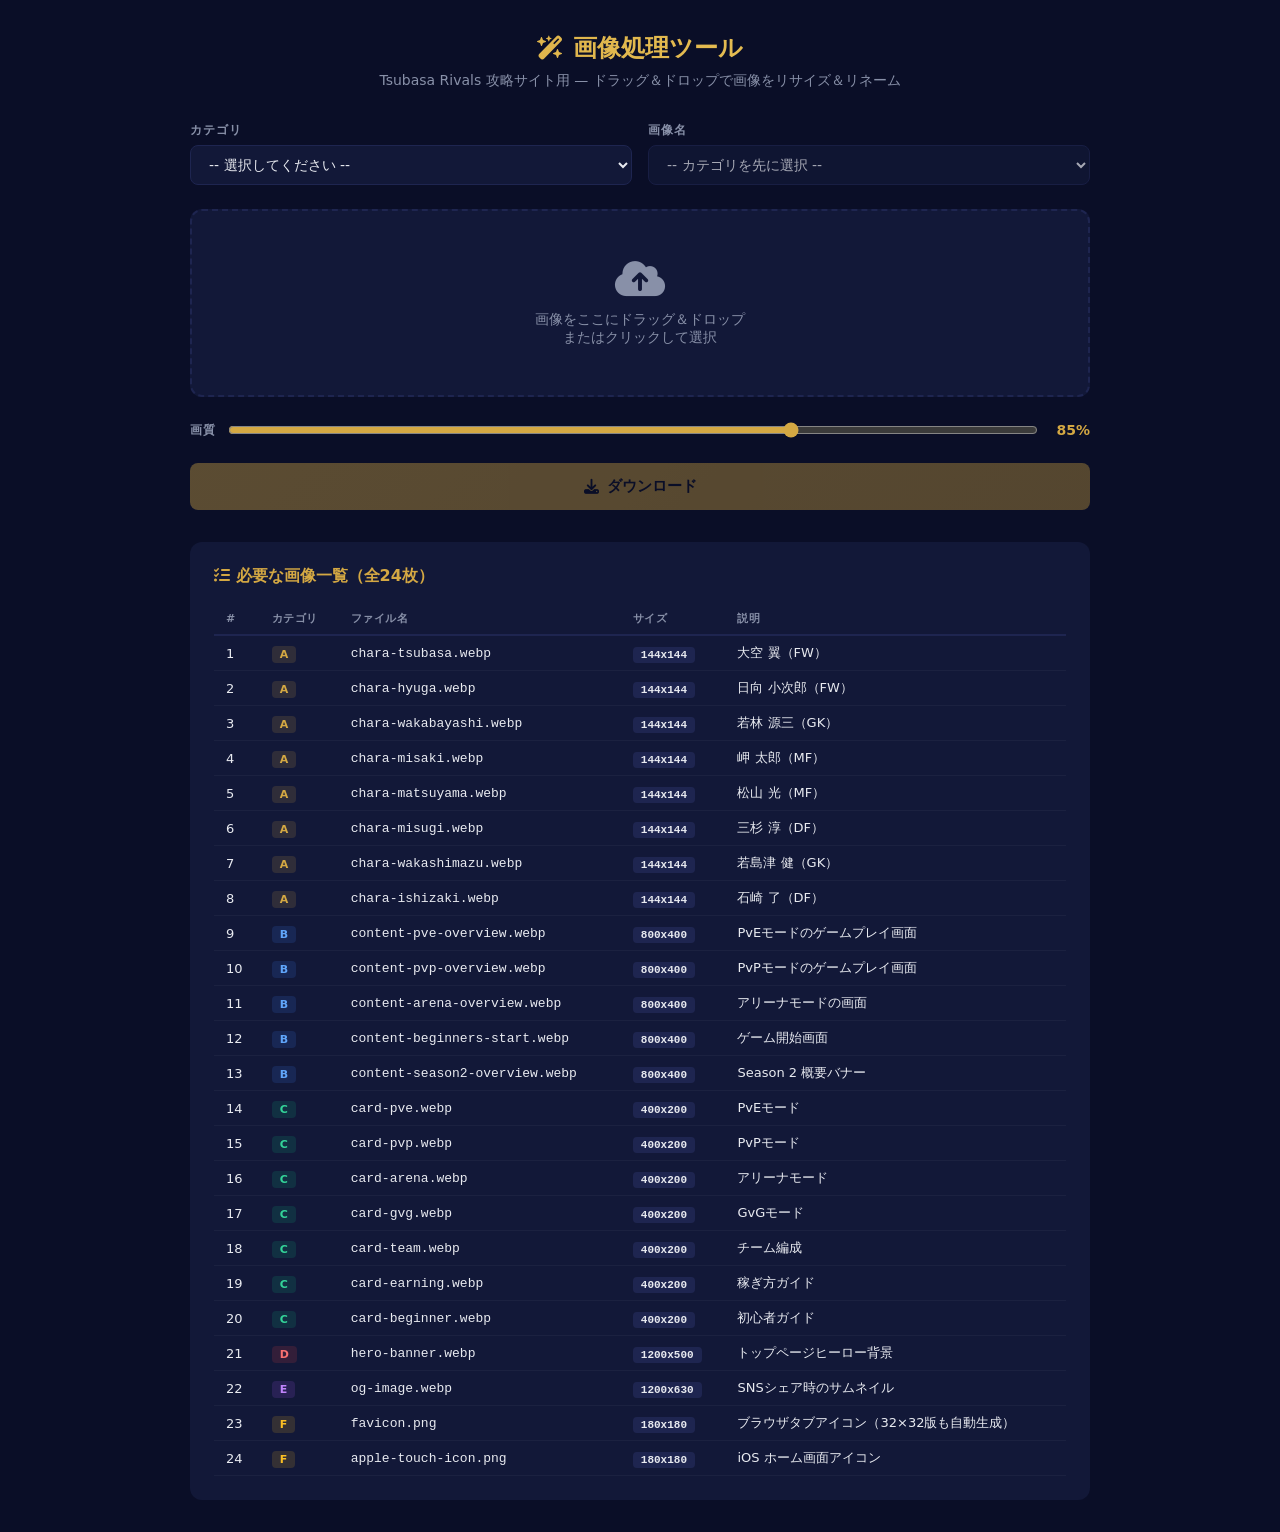
<file: tools/image-processor.html>
<!DOCTYPE html>
<html lang="ja">
<head>
<meta charset="UTF-8">
<meta name="viewport" content="width=device-width, initial-scale=1.0">
<title>画像処理ツール | Tsubasa Rivals 攻略サイト</title>
<style>
  :root {
    --bg: #0a0e27;
    --surface: #121838;
    --surface-2: #1e2550;
    --gold: #d4a843;
    --gold-dim: rgba(212,168,67,0.12);
    --text: #e8eaf0;
    --text-muted: #8890a8;
    --radius: 12px;
    --font: 'Noto Sans JP', 'Inter', system-ui, sans-serif;
  }
  * { margin:0; padding:0; box-sizing:border-box; }
  body {
    font-family: var(--font);
    background: var(--bg);
    color: var(--text);
    min-height: 100vh;
    padding: 32px;
  }
  h1 {
    text-align: center;
    font-size: 24px;
    margin-bottom: 8px;
    background: linear-gradient(135deg, var(--gold), #f0c95a);
    -webkit-background-clip: text;
    -webkit-text-fill-color: transparent;
  }
  .subtitle {
    text-align: center;
    color: var(--text-muted);
    font-size: 14px;
    margin-bottom: 32px;
  }
  .container {
    max-width: 900px;
    margin: 0 auto;
  }
  .controls {
    display: grid;
    grid-template-columns: 1fr 1fr;
    gap: 16px;
    margin-bottom: 24px;
  }
  .control-group {
    display: flex;
    flex-direction: column;
    gap: 6px;
  }
  label {
    font-size: 12px;
    font-weight: 600;
    color: var(--text-muted);
    text-transform: uppercase;
    letter-spacing: 1px;
  }
  select, input[type="range"] {
    background: var(--surface);
    border: 1px solid var(--surface-2);
    color: var(--text);
    padding: 10px 14px;
    border-radius: 8px;
    font-family: var(--font);
    font-size: 14px;
    outline: none;
    transition: border-color 0.2s;
  }
  select:focus { border-color: var(--gold); }
  select option { background: var(--surface); }
  .drop-zone {
    border: 2px dashed var(--surface-2);
    border-radius: var(--radius);
    padding: 48px 24px;
    text-align: center;
    cursor: pointer;
    transition: all 0.3s;
    background: var(--surface);
    margin-bottom: 24px;
    position: relative;
  }
  .drop-zone.dragover {
    border-color: var(--gold);
    background: var(--gold-dim);
  }
  .drop-zone.has-image {
    padding: 16px;
  }
  .drop-zone i {
    font-size: 40px;
    color: var(--text-muted);
    margin-bottom: 12px;
    display: block;
  }
  .drop-zone p {
    color: var(--text-muted);
    font-size: 14px;
  }
  .drop-zone input[type="file"] {
    position: absolute;
    inset: 0;
    opacity: 0;
    cursor: pointer;
  }
  .preview-area {
    display: none;
    gap: 24px;
    margin-bottom: 24px;
  }
  .preview-area.visible {
    display: grid;
    grid-template-columns: 1fr auto 1fr;
    align-items: center;
  }
  .preview-box {
    background: var(--surface);
    border-radius: var(--radius);
    padding: 16px;
    text-align: center;
  }
  .preview-box h3 {
    font-size: 12px;
    color: var(--text-muted);
    margin-bottom: 12px;
    text-transform: uppercase;
    letter-spacing: 1px;
  }
  .preview-box img {
    max-width: 100%;
    max-height: 200px;
    border-radius: 8px;
    display: block;
    margin: 0 auto;
  }
  .preview-box .chara-preview img {
    border-radius: 50%;
    width: 72px;
    height: 72px;
    object-fit: cover;
  }
  .preview-info {
    font-size: 12px;
    color: var(--text-muted);
    margin-top: 8px;
  }
  .arrow {
    font-size: 24px;
    color: var(--gold);
  }
  .output-info {
    background: var(--surface);
    border-radius: var(--radius);
    padding: 20px;
    margin-bottom: 24px;
    display: none;
    border-left: 3px solid var(--gold);
  }
  .output-info.visible { display: block; }
  .output-info table {
    width: 100%;
    font-size: 13px;
  }
  .output-info td {
    padding: 4px 0;
  }
  .output-info td:first-child {
    color: var(--text-muted);
    width: 120px;
  }
  .output-info td:last-child {
    font-weight: 600;
    color: var(--gold);
  }
  .quality-row {
    display: flex;
    align-items: center;
    gap: 12px;
    margin-bottom: 24px;
  }
  .quality-row input[type="range"] {
    flex: 1;
    padding: 0;
    accent-color: var(--gold);
  }
  .quality-row span {
    font-size: 14px;
    font-weight: 700;
    color: var(--gold);
    min-width: 40px;
    text-align: right;
  }
  .btn {
    display: inline-flex;
    align-items: center;
    gap: 8px;
    padding: 14px 32px;
    border: none;
    border-radius: 8px;
    font-size: 15px;
    font-weight: 700;
    font-family: var(--font);
    cursor: pointer;
    transition: all 0.2s;
    width: 100%;
    justify-content: center;
  }
  .btn-primary {
    background: linear-gradient(135deg, var(--gold), #c49a3c);
    color: var(--bg);
  }
  .btn-primary:hover {
    transform: translateY(-2px);
    box-shadow: 0 8px 24px rgba(212,168,67,0.3);
  }
  .btn-primary:disabled {
    opacity: 0.4;
    pointer-events: none;
  }
  .btn-secondary {
    background: var(--surface-2);
    color: var(--text);
    margin-top: 12px;
  }
  .btn-secondary:hover {
    background: #2a3268;
  }
  .image-list {
    background: var(--surface);
    border-radius: var(--radius);
    padding: 24px;
    margin-top: 32px;
  }
  .image-list h2 {
    font-size: 16px;
    margin-bottom: 16px;
    color: var(--gold);
  }
  .image-list table {
    width: 100%;
    border-collapse: collapse;
    font-size: 13px;
  }
  .image-list th {
    text-align: left;
    padding: 8px 12px;
    border-bottom: 2px solid var(--surface-2);
    color: var(--text-muted);
    font-size: 11px;
    text-transform: uppercase;
    letter-spacing: 0.5px;
  }
  .image-list td {
    padding: 8px 12px;
    border-bottom: 1px solid rgba(255,255,255,0.04);
  }
  .image-list tr:hover td { background: rgba(212,168,67,0.04); }
  .size-badge {
    padding: 2px 8px;
    border-radius: 4px;
    font-size: 11px;
    font-weight: 600;
    background: var(--surface-2);
    font-family: 'Inter', monospace;
  }
  .cat-badge {
    padding: 2px 8px;
    border-radius: 4px;
    font-size: 11px;
    font-weight: 600;
  }
  .cat-a { background: rgba(212,168,67,0.15); color: var(--gold); }
  .cat-b { background: rgba(59,130,246,0.15); color: #60a5fa; }
  .cat-c { background: rgba(16,185,129,0.15); color: #34d399; }
  .cat-d { background: rgba(239,68,68,0.15); color: #f87171; }
  .cat-e { background: rgba(168,85,247,0.15); color: #c084fc; }
  .cat-f { background: rgba(251,191,36,0.15); color: #fbbf24; }
  @media (max-width: 640px) {
    body { padding: 16px; }
    .controls { grid-template-columns: 1fr; }
    .preview-area.visible { grid-template-columns: 1fr; }
    .arrow { transform: rotate(90deg); text-align: center; }
  }
</style>
<link rel="stylesheet" href="https://cdnjs.cloudflare.com/ajax/libs/font-awesome/6.5.1/css/all.min.css">
</head>
<body>

<div class="container">
  <h1><i class="fa-solid fa-wand-magic-sparkles"></i> 画像処理ツール</h1>
  <p class="subtitle">Tsubasa Rivals 攻略サイト用 — ドラッグ＆ドロップで画像をリサイズ＆リネーム</p>

  <!-- Controls -->
  <div class="controls">
    <div class="control-group">
      <label>カテゴリ</label>
      <select id="category">
        <option value="">-- 選択してください --</option>
      </select>
    </div>
    <div class="control-group">
      <label>画像名</label>
      <select id="imageName" disabled>
        <option value="">-- カテゴリを先に選択 --</option>
      </select>
    </div>
  </div>

  <!-- Drop Zone -->
  <div class="drop-zone" id="dropZone">
    <i class="fa-solid fa-cloud-arrow-up"></i>
    <p>画像をここにドラッグ＆ドロップ<br>またはクリックして選択</p>
    <input type="file" accept="image/*" id="fileInput">
  </div>

  <!-- Output Info -->
  <div class="output-info" id="outputInfo">
    <table>
      <tr><td>出力ファイル名</td><td id="infoFilename">-</td></tr>
      <tr><td>出力サイズ</td><td id="infoSize">-</td></tr>
      <tr><td>出力フォーマット</td><td id="infoFormat">-</td></tr>
      <tr><td>保存先</td><td id="infoPath">-</td></tr>
    </table>
  </div>

  <!-- Quality -->
  <div class="quality-row">
    <label>画質</label>
    <input type="range" id="quality" min="50" max="100" value="85">
    <span id="qualityVal">85%</span>
  </div>

  <!-- Preview -->
  <div class="preview-area" id="previewArea">
    <div class="preview-box">
      <h3>元画像</h3>
      <img id="previewOriginal" alt="Original">
      <div class="preview-info" id="originalInfo"></div>
    </div>
    <div class="arrow"><i class="fa-solid fa-arrow-right"></i></div>
    <div class="preview-box">
      <h3>変換後</h3>
      <div id="previewOutputWrap">
        <img id="previewOutput" alt="Output">
      </div>
      <div class="preview-info" id="outputInfoText"></div>
    </div>
  </div>

  <!-- Download -->
  <button class="btn btn-primary" id="downloadBtn" disabled>
    <i class="fa-solid fa-download"></i> ダウンロード
  </button>
  <button class="btn btn-secondary" id="resetBtn" style="display:none">
    <i class="fa-solid fa-rotate-left"></i> リセット
  </button>

  <!-- Full Image List -->
  <div class="image-list">
    <h2><i class="fa-solid fa-list-check"></i> 必要な画像一覧（全24枚）</h2>
    <table>
      <thead>
        <tr>
          <th>#</th>
          <th>カテゴリ</th>
          <th>ファイル名</th>
          <th>サイズ</th>
          <th>説明</th>
        </tr>
      </thead>
      <tbody id="imageListBody"></tbody>
    </table>
  </div>
</div>

<script>
// ===== Category & Image Configuration =====
const CATEGORIES = {
  'chara': {
    label: 'A. キャラアバター',
    width: 144, height: 144,
    format: 'webp',
    dir: 'images/chara/',
    prefix: 'chara-',
    catClass: 'cat-a',
    names: [
      { id: 'tsubasa', label: '大空 翼（FW）' },
      { id: 'hyuga', label: '日向 小次郎（FW）' },
      { id: 'wakabayashi', label: '若林 源三（GK）' },
      { id: 'misaki', label: '岬 太郎（MF）' },
      { id: 'matsuyama', label: '松山 光（MF）' },
      { id: 'misugi', label: '三杉 淳（DF）' },
      { id: 'wakashimazu', label: '若島津 健（GK）' },
      { id: 'ishizaki', label: '石崎 了（DF）' },
    ]
  },
  'content': {
    label: 'B. コンテンツ画像',
    width: 800, height: 400,
    format: 'webp',
    dir: 'images/content/',
    prefix: 'content-',
    catClass: 'cat-b',
    names: [
      { id: 'pve-overview', label: 'PvEモードのゲームプレイ画面' },
      { id: 'pvp-overview', label: 'PvPモードのゲームプレイ画面' },
      { id: 'arena-overview', label: 'アリーナモードの画面' },
      { id: 'beginners-start', label: 'ゲーム開始画面' },
      { id: 'season2-overview', label: 'Season 2 概要バナー' },
    ]
  },
  'cards': {
    label: 'C. カードアイコン',
    width: 400, height: 200,
    format: 'webp',
    dir: 'images/cards/',
    prefix: 'card-',
    catClass: 'cat-c',
    names: [
      { id: 'pve', label: 'PvEモード' },
      { id: 'pvp', label: 'PvPモード' },
      { id: 'arena', label: 'アリーナモード' },
      { id: 'gvg', label: 'GvGモード' },
      { id: 'team', label: 'チーム編成' },
      { id: 'earning', label: '稼ぎ方ガイド' },
      { id: 'beginner', label: '初心者ガイド' },
    ]
  },
  'hero': {
    label: 'D. ヒーロー・バナー',
    width: 1200, height: 500,
    format: 'webp',
    dir: 'images/hero/',
    prefix: 'hero-',
    catClass: 'cat-d',
    names: [
      { id: 'banner', label: 'トップページヒーロー背景' },
    ]
  },
  'meta': {
    label: 'E. OG/SNSシェア用',
    width: 1200, height: 630,
    format: 'webp',
    dir: 'images/meta/',
    prefix: 'og-',
    catClass: 'cat-e',
    names: [
      { id: 'image', label: 'SNSシェア時のサムネイル' },
    ]
  },
  'favicon': {
    label: 'F. ファビコン',
    width: 180, height: 180,
    format: 'png',
    dir: 'images/meta/',
    prefix: '',
    catClass: 'cat-f',
    names: [
      { id: 'favicon', label: 'ブラウザタブアイコン（32×32版も自動生成）' },
      { id: 'apple-touch-icon', label: 'iOS ホーム画面アイコン' },
    ]
  }
};

// ===== State =====
let currentImage = null;
let outputCanvas = null;

// ===== DOM =====
const categorySelect = document.getElementById('category');
const nameSelect = document.getElementById('imageName');
const dropZone = document.getElementById('dropZone');
const fileInput = document.getElementById('fileInput');
const previewArea = document.getElementById('previewArea');
const previewOriginal = document.getElementById('previewOriginal');
const previewOutput = document.getElementById('previewOutput');
const previewOutputWrap = document.getElementById('previewOutputWrap');
const originalInfo = document.getElementById('originalInfo');
const outputInfoText = document.getElementById('outputInfoText');
const outputInfoBox = document.getElementById('outputInfo');
const downloadBtn = document.getElementById('downloadBtn');
const resetBtn = document.getElementById('resetBtn');
const qualitySlider = document.getElementById('quality');
const qualityVal = document.getElementById('qualityVal');

// ===== Init Selects =====
Object.entries(CATEGORIES).forEach(([key, cat]) => {
  const opt = document.createElement('option');
  opt.value = key;
  opt.textContent = cat.label;
  categorySelect.appendChild(opt);
});

categorySelect.addEventListener('change', () => {
  const cat = CATEGORIES[categorySelect.value];
  nameSelect.innerHTML = '';
  if (!cat) {
    nameSelect.disabled = true;
    nameSelect.innerHTML = '<option value="">-- カテゴリを先に選択 --</option>';
    updateOutputInfo();
    return;
  }
  nameSelect.disabled = false;
  cat.names.forEach(n => {
    const opt = document.createElement('option');
    opt.value = n.id;
    opt.textContent = `${n.label} → ${cat.prefix}${n.id}.${cat.format}`;
    nameSelect.appendChild(opt);
  });
  updateOutputInfo();
  processIfReady();
});

nameSelect.addEventListener('change', () => {
  updateOutputInfo();
  processIfReady();
});

// ===== Quality =====
qualitySlider.addEventListener('input', () => {
  qualityVal.textContent = qualitySlider.value + '%';
  processIfReady();
});

// ===== Drag & Drop =====
dropZone.addEventListener('dragover', (e) => {
  e.preventDefault();
  dropZone.classList.add('dragover');
});
dropZone.addEventListener('dragleave', () => {
  dropZone.classList.remove('dragover');
});
dropZone.addEventListener('drop', (e) => {
  e.preventDefault();
  dropZone.classList.remove('dragover');
  const file = e.dataTransfer.files[0];
  if (file && file.type.startsWith('image/')) handleFile(file);
});
fileInput.addEventListener('change', (e) => {
  const file = e.target.files[0];
  if (file) handleFile(file);
});

// ===== File Handling =====
function handleFile(file) {
  const reader = new FileReader();
  reader.onload = (e) => {
    const img = new Image();
    img.onload = () => {
      currentImage = img;
      previewOriginal.src = e.target.result;
      originalInfo.textContent = `${img.width} x ${img.height}px`;
      dropZone.classList.add('has-image');
      dropZone.innerHTML = `<img src="${e.target.result}" style="max-height:80px;border-radius:8px;"><p style="margin-top:8px;color:var(--text-muted);font-size:12px;">別の画像に変更するにはドロップ</p>`;
      resetBtn.style.display = '';
      processIfReady();
    };
    img.src = e.target.result;
  };
  reader.readAsDataURL(file);
}

// ===== Process =====
function processIfReady() {
  const catKey = categorySelect.value;
  const nameId = nameSelect.value;
  if (!currentImage || !catKey || !nameId) {
    previewArea.classList.remove('visible');
    downloadBtn.disabled = true;
    return;
  }

  const cat = CATEGORIES[catKey];
  const targetW = cat.width;
  const targetH = cat.height;

  // Center-crop resize
  const canvas = document.createElement('canvas');
  canvas.width = targetW;
  canvas.height = targetH;
  const ctx = canvas.getContext('2d');

  const srcRatio = currentImage.width / currentImage.height;
  const tgtRatio = targetW / targetH;
  let sx, sy, sw, sh;
  if (srcRatio > tgtRatio) {
    sh = currentImage.height;
    sw = currentImage.height * tgtRatio;
    sx = (currentImage.width - sw) / 2;
    sy = 0;
  } else {
    sw = currentImage.width;
    sh = currentImage.width / tgtRatio;
    sx = 0;
    sy = (currentImage.height - sh) / 2;
  }

  ctx.imageSmoothingEnabled = true;
  ctx.imageSmoothingQuality = 'high';
  ctx.drawImage(currentImage, sx, sy, sw, sh, 0, 0, targetW, targetH);

  outputCanvas = canvas;

  // Preview
  if (catKey === 'chara') {
    previewOutputWrap.className = 'chara-preview';
  } else {
    previewOutputWrap.className = '';
  }
  previewOutput.src = canvas.toDataURL();
  outputInfoText.textContent = `${targetW} x ${targetH}px (${cat.format.toUpperCase()})`;
  previewArea.classList.add('visible');
  downloadBtn.disabled = false;

  updateOutputInfo();
}

// ===== Output Info =====
function updateOutputInfo() {
  const catKey = categorySelect.value;
  const nameId = nameSelect.value;
  if (!catKey || !nameId) {
    outputInfoBox.classList.remove('visible');
    return;
  }
  const cat = CATEGORIES[catKey];
  const filename = cat.prefix + nameId + '.' + cat.format;
  document.getElementById('infoFilename').textContent = filename;
  document.getElementById('infoSize').textContent = `${cat.width} x ${cat.height}px`;
  document.getElementById('infoFormat').textContent = cat.format.toUpperCase();
  document.getElementById('infoPath').textContent = cat.dir + filename;
  outputInfoBox.classList.add('visible');
}

// ===== Download =====
downloadBtn.addEventListener('click', () => {
  if (!outputCanvas) return;
  const catKey = categorySelect.value;
  const nameId = nameSelect.value;
  const cat = CATEGORIES[catKey];
  const filename = cat.prefix + nameId + '.' + cat.format;
  const mime = cat.format === 'webp' ? 'image/webp' : 'image/png';
  const quality = qualitySlider.value / 100;

  outputCanvas.toBlob((blob) => {
    const url = URL.createObjectURL(blob);
    const a = document.createElement('a');
    a.href = url;
    a.download = filename;
    document.body.appendChild(a);
    a.click();
    document.body.removeChild(a);
    URL.revokeObjectURL(url);
  }, mime, quality);
});

// ===== Reset =====
resetBtn.addEventListener('click', () => {
  currentImage = null;
  outputCanvas = null;
  previewArea.classList.remove('visible');
  downloadBtn.disabled = true;
  resetBtn.style.display = 'none';
  dropZone.classList.remove('has-image');
  dropZone.innerHTML = `
    <i class="fa-solid fa-cloud-arrow-up"></i>
    <p>画像をここにドラッグ＆ドロップ<br>またはクリックして選択</p>
    <input type="file" accept="image/*" id="fileInput">
  `;
  document.getElementById('fileInput').addEventListener('change', (e) => {
    const file = e.target.files[0];
    if (file) handleFile(file);
  });
});

// ===== Generate Image List Table =====
function generateImageList() {
  const tbody = document.getElementById('imageListBody');
  let num = 1;
  Object.entries(CATEGORIES).forEach(([key, cat]) => {
    cat.names.forEach(n => {
      const filename = cat.prefix + n.id + '.' + cat.format;
      const tr = document.createElement('tr');
      tr.innerHTML = `
        <td>${num}</td>
        <td><span class="cat-badge ${cat.catClass}">${cat.label.split('. ')[0]}</span></td>
        <td><code>${filename}</code></td>
        <td><span class="size-badge">${cat.width}x${cat.height}</span></td>
        <td>${n.label}</td>
      `;
      tbody.appendChild(tr);
      num++;
    });
  });
}
generateImageList();
</script>
</body>
</html>
</file>
<file: css/style.css>
/* ============================================
   キャプテン翼 -RIVALS- on LINE 攻略サイト
   メインスタイルシート
   ============================================ */

/* --- CSS Custom Properties (Design System) --- */
:root {
  /* Color Palette — Dark Navy + Gold Accent */
  --primary-900: #0a0e27;
  --primary-800: #121838;
  --primary-700: #1a2550;
  --primary-600: #243470;
  --primary-500: #3450a0;
  --accent-gold: #d4a843;
  --accent-gold-light: #e8c45a;
  --accent-gold-dim: rgba(212, 168, 67, 0.15);
  --energy-red: #c0392b;
  --energy-red-glow: rgba(192, 57, 43, 0.4);
  --success: #1abc9c;
  --success-dim: rgba(26, 188, 156, 0.12);
  --surface-0: #f5f6fa;
  --surface-1: #ffffff;
  --surface-2: #eef0f6;
  --surface-glass: rgba(255, 255, 255, 0.7);
  --text-primary: #1a1e36;
  --text-secondary: #5a6178;
  --text-muted: #8c92a8;
  --text-inverse: #ffffff;

  /* Legacy mappings (for existing code compatibility) */
  --primary: #1a2550;
  --primary-light: #3450a0;
  --primary-dark: #0a0e27;
  --secondary: #1abc9c;
  --secondary-light: #2ecc71;
  --accent: #d4a843;
  --accent-light: #e8c45a;
  --hot: #c0392b;
  --hot-light: #e74c3c;
  --bg: #f5f6fa;
  --card-bg: #ffffff;
  --text: #1a1e36;
  --text-light: #5a6178;
  --sidebar-bg: #0a0e27;

  /* Typography Scale (1.25 ratio) */
  --text-xs: 0.75rem;
  --text-sm: 0.8125rem;
  --text-base: 0.9375rem;
  --text-lg: 1.125rem;
  --text-xl: 1.375rem;
  --text-2xl: 1.75rem;
  --text-3xl: 2.25rem;
  --text-4xl: 3rem;

  /* Spacing (8px base) */
  --space-1: 0.25rem;
  --space-2: 0.5rem;
  --space-3: 0.75rem;
  --space-4: 1rem;
  --space-5: 1.25rem;
  --space-6: 1.5rem;
  --space-8: 2rem;
  --space-10: 2.5rem;
  --space-12: 3rem;
  --space-16: 4rem;
  --space-20: 5rem;

  /* Shadow System */
  --shadow-xs: 0 1px 2px rgba(10, 14, 39, 0.04);
  --shadow-sm: 0 2px 8px rgba(10, 14, 39, 0.06), 0 1px 2px rgba(10, 14, 39, 0.04);
  --shadow-md: 0 4px 16px rgba(10, 14, 39, 0.08), 0 2px 4px rgba(10, 14, 39, 0.04);
  --shadow-lg: 0 8px 32px rgba(10, 14, 39, 0.12), 0 4px 8px rgba(10, 14, 39, 0.06);
  --shadow-xl: 0 16px 48px rgba(10, 14, 39, 0.16), 0 8px 16px rgba(10, 14, 39, 0.08);
  --shadow-glow-gold: 0 0 20px rgba(212, 168, 67, 0.3);
  --shadow-glow-red: 0 0 20px rgba(192, 57, 43, 0.3);
  --shadow: var(--shadow-sm);
  --shadow-hover: var(--shadow-lg);

  /* Border Radius */
  --radius-sm: 6px;
  --radius-md: 10px;
  --radius: 12px;
  --radius-lg: 16px;
  --radius-xl: 24px;
  --radius-full: 9999px;

  /* Transitions */
  --ease-out: cubic-bezier(0.16, 1, 0.3, 1);
  --ease-in-out: cubic-bezier(0.65, 0, 0.35, 1);
  --duration-fast: 150ms;
  --duration-normal: 250ms;
  --duration-slow: 400ms;
  --transition: 0.25s cubic-bezier(0.16, 1, 0.3, 1);

  /* Layout */
  --sidebar-width: 260px;
  --header-height: 64px;

  /* Fonts */
  --font-ja: 'Noto Sans JP', sans-serif;
  --font-en: 'Inter', sans-serif;
}

/* --- Reset & Base --- */
*, *::before, *::after {
  box-sizing: border-box;
  margin: 0;
  padding: 0;
}

html {
  scroll-behavior: smooth;
  -webkit-text-size-adjust: 100%;
}

body {
  font-family: var(--font-ja);
  color: var(--text);
  background: var(--bg);
  line-height: 1.8;
  font-size: 15px;
  min-height: 100vh;
}

a {
  color: var(--primary-light);
  text-decoration: none;
  transition: color var(--transition);
}

a:hover {
  color: var(--accent);
}

img {
  max-width: 100%;
  height: auto;
  display: block;
}

h1, h2, h3, h4 {
  font-family: var(--font-ja);
  line-height: 1.4;
  color: var(--text-primary);
}

/* --- Header --- */
.site-header {
  position: fixed;
  top: 0;
  left: 0;
  right: 0;
  height: var(--header-height);
  background: rgba(10, 14, 39, 0.85);
  -webkit-backdrop-filter: blur(16px);
  backdrop-filter: blur(16px);
  display: flex;
  align-items: center;
  justify-content: space-between;
  padding: 0 24px;
  z-index: 1000;
  border-bottom: 1px solid rgba(212, 168, 67, 0.2);
  transition: background var(--duration-normal) var(--ease-out),
              box-shadow var(--duration-normal) var(--ease-out);
}

.site-header.header-scrolled {
  background: rgba(10, 14, 39, 0.95);
  box-shadow: 0 4px 30px rgba(0, 0, 0, 0.3);
}

.site-header .logo {
  display: flex;
  align-items: center;
  gap: 10px;
  color: var(--text-inverse);
  font-weight: 700;
  font-size: 18px;
  letter-spacing: 0.5px;
}

.site-header .logo i {
  font-size: 24px;
  color: var(--accent-gold);
  animation: spin-slow 20s linear infinite;
}

@keyframes spin-slow {
  to { transform: rotate(360deg); }
}

.site-header .logo span {
  font-family: var(--font-en);
  font-weight: 800;
  letter-spacing: 1px;
}

.menu-toggle {
  display: none;
  background: none;
  border: 1px solid rgba(255, 255, 255, 0.15);
  color: var(--text-inverse);
  font-size: 22px;
  cursor: pointer;
  padding: 8px 10px;
  border-radius: var(--radius-sm);
  transition: all var(--duration-fast) var(--ease-out);
}

.menu-toggle:hover {
  background: rgba(255, 255, 255, 0.1);
  border-color: rgba(255, 255, 255, 0.3);
}

/* --- Sidebar --- */
.sidebar {
  position: fixed;
  top: var(--header-height);
  left: 0;
  bottom: 0;
  width: var(--sidebar-width);
  background: linear-gradient(180deg, var(--primary-900) 0%, #060a1a 100%);
  overflow-y: auto;
  z-index: 900;
  transition: transform var(--transition);
  scrollbar-width: thin;
  scrollbar-color: rgba(212, 168, 67, 0.15) transparent;
}

.sidebar::-webkit-scrollbar {
  width: 4px;
}

.sidebar::-webkit-scrollbar-thumb {
  background: rgba(212, 168, 67, 0.2);
  border-radius: 2px;
}

.sidebar-nav {
  padding: 16px 0;
  display: flex;
  flex-direction: column;
  min-height: 100%;
}

.sidebar-section {
  margin-bottom: 4px;
}

.sidebar-section-title {
  padding: 10px 20px 8px;
  font-size: 10px;
  font-weight: 700;
  text-transform: uppercase;
  letter-spacing: 2px;
  color: rgba(212, 168, 67, 0.5);
  border-bottom: 1px solid rgba(255, 255, 255, 0.04);
  margin-bottom: 4px;
}

.sidebar-link {
  display: flex;
  align-items: center;
  gap: 10px;
  padding: 10px 20px;
  color: rgba(255, 255, 255, 0.6);
  font-size: 14px;
  font-weight: 500;
  transition: all var(--duration-normal) var(--ease-out);
  border-left: 3px solid transparent;
  position: relative;
}

.sidebar-link:hover {
  color: #fff;
  background: linear-gradient(90deg, rgba(212, 168, 67, 0.08) 0%, transparent 100%);
  border-left-color: var(--accent-gold);
}

.sidebar-link:hover i {
  transform: translateX(2px);
  color: var(--accent-gold);
}

.sidebar-link.active {
  color: #fff;
  background: linear-gradient(90deg, rgba(212, 168, 67, 0.15) 0%, transparent 100%);
  border-left-color: var(--accent-gold);
}

.sidebar-link.active i {
  color: var(--accent-gold);
}

.sidebar-link i {
  width: 20px;
  text-align: center;
  font-size: 16px;
  transition: transform var(--duration-fast) var(--ease-out),
              color var(--duration-fast) var(--ease-out);
}

.sidebar-link .badge {
  margin-left: auto;
  padding: 2px 8px;
  border-radius: var(--radius-full);
  font-size: 10px;
  font-weight: 700;
  text-transform: uppercase;
  letter-spacing: 0.5px;
  min-width: 42px;
  text-align: center;
}

.badge-hot {
  background: var(--energy-red);
  color: #fff;
  box-shadow: 0 0 10px var(--energy-red-glow);
}

.badge-new {
  background: var(--success);
  color: #fff;
  box-shadow: 0 0 10px rgba(26, 188, 156, 0.3);
}

.badge-soon {
  background: rgba(140, 146, 168, 0.4);
  color: rgba(255, 255, 255, 0.8);
}

.sidebar-sub {
  padding-left: 20px;
}

.sidebar-sub .sidebar-link {
  padding: 8px 20px 8px 30px;
  font-size: 13px;
}

.sidebar-info {
  margin-top: auto;
  padding: 16px 20px;
  border-top: 1px solid rgba(255, 255, 255, 0.06);
  font-size: 11px;
  color: rgba(255, 255, 255, 0.25);
  text-align: center;
}

.sidebar-overlay {
  display: none;
  position: fixed;
  inset: 0;
  background: rgba(0, 0, 0, 0.5);
  z-index: 899;
}

/* --- Main Content Area --- */
.main-content {
  margin-left: var(--sidebar-width);
  margin-top: var(--header-height);
  min-height: calc(100vh - var(--header-height));
  padding: 32px 40px;
  max-width: 1200px;
}

/* --- Breadcrumb --- */
.breadcrumb {
  display: flex;
  align-items: center;
  gap: 8px;
  font-size: var(--text-sm);
  color: var(--text-muted);
  margin-bottom: 24px;
  flex-wrap: wrap;
}

.breadcrumb a {
  color: var(--text-muted);
  transition: color var(--duration-fast) var(--ease-out);
}

.breadcrumb a:hover {
  color: var(--accent-gold);
}

.breadcrumb .sep {
  color: var(--text-muted);
  opacity: 0.4;
  font-size: 10px;
}

/* --- Page Title --- */
.page-title {
  font-size: var(--text-2xl);
  font-weight: 800;
  margin-bottom: 8px;
  display: flex;
  align-items: center;
  gap: 12px;
}

.page-title i {
  color: var(--accent-gold);
  width: 40px;
  height: 40px;
  display: flex;
  align-items: center;
  justify-content: center;
  background: var(--accent-gold-dim);
  border-radius: var(--radius-sm);
}

.page-subtitle {
  color: var(--text-secondary);
  font-size: var(--text-base);
  margin-bottom: 32px;
  padding-bottom: 24px;
  border-bottom: none;
  position: relative;
}

.page-subtitle::after {
  content: '';
  position: absolute;
  bottom: 0;
  left: 0;
  width: 80px;
  height: 3px;
  background: linear-gradient(90deg, var(--accent-gold), transparent);
  border-radius: 2px;
}

/* --- Content Sections --- */
.content-section {
  margin-bottom: 40px;
}

.content-section h2 {
  font-size: var(--text-xl);
  font-weight: 700;
  margin-bottom: 16px;
  padding-left: 16px;
  border-left: 4px solid transparent;
  border-image: linear-gradient(to bottom, var(--accent-gold), transparent) 1;
  display: flex;
  align-items: center;
  gap: 8px;
  color: var(--text-primary);
}

.content-section h2 i {
  color: var(--accent-gold);
}

.content-section h3 {
  font-size: var(--text-lg);
  font-weight: 600;
  margin-bottom: 12px;
  color: var(--primary-700);
}

.content-section p {
  margin-bottom: 16px;
  color: var(--text-secondary);
}

.content-section ul, .content-section ol {
  margin-bottom: 16px;
  padding-left: 24px;
}

.content-section li {
  margin-bottom: 6px;
  color: var(--text-secondary);
}

/* --- Hero Section (Top Page) --- */
.hero {
  position: relative;
  background:
    radial-gradient(ellipse at 20% 50%, var(--primary-700) 0%, transparent 50%),
    radial-gradient(ellipse at 80% 20%, rgba(212, 168, 67, 0.08) 0%, transparent 40%),
    linear-gradient(160deg, var(--primary-900) 0%, var(--primary-800) 40%, var(--primary-700) 100%);
  padding: 80px 40px 100px;
  margin: calc(-32px) calc(-40px) 0;
  color: var(--text-inverse);
  overflow: hidden;
  clip-path: polygon(0 0, 100% 0, 100% calc(100% - 40px), 0 100%);
  margin-bottom: 20px;
}

.hero::before {
  content: '';
  position: absolute;
  top: -30%;
  right: -10%;
  width: 600px;
  height: 600px;
  background: radial-gradient(circle, rgba(212, 168, 67, 0.1) 0%, transparent 60%);
  border-radius: 50%;
  animation: hero-glow 8s ease-in-out infinite alternate;
}

.hero::after {
  content: '';
  position: absolute;
  bottom: -20%;
  left: -5%;
  width: 500px;
  height: 500px;
  background: radial-gradient(circle, rgba(52, 80, 160, 0.15) 0%, transparent 60%);
  border-radius: 50%;
  animation: hero-glow 10s ease-in-out infinite alternate-reverse;
}

@keyframes hero-glow {
  from { transform: scale(1) translate(0, 0); opacity: 0.6; }
  to { transform: scale(1.2) translate(20px, -10px); opacity: 1; }
}

.hero-svg {
  position: absolute;
  inset: 0;
  overflow: hidden;
  pointer-events: none;
  z-index: 0;
}

.hero-svg svg {
  width: 100%;
  height: 100%;
}

.hero-content {
  position: relative;
  z-index: 1;
  max-width: 800px;
}

.hero-label {
  display: inline-flex;
  align-items: center;
  gap: 6px;
  background: rgba(255, 255, 255, 0.08);
  -webkit-backdrop-filter: blur(12px);
  backdrop-filter: blur(12px);
  border: 1px solid rgba(255, 255, 255, 0.15);
  padding: 6px 18px;
  border-radius: var(--radius-full);
  font-size: var(--text-sm);
  font-weight: 600;
  margin-bottom: 20px;
  letter-spacing: 0.5px;
}

.hero-label i {
  color: var(--accent-gold);
}

.hero h1 {
  font-size: var(--text-4xl);
  font-weight: 800;
  color: #fff;
  margin-bottom: 16px;
  line-height: 1.2;
  text-shadow: 0 2px 30px rgba(0, 0, 0, 0.3);
}

.hero p {
  font-size: var(--text-lg);
  opacity: 0.85;
  margin-bottom: 32px;
  max-width: 600px;
  line-height: 1.7;
}

.hero-buttons {
  display: flex;
  align-items: center;
  gap: 16px;
  margin-bottom: 32px;
  flex-wrap: wrap;
}

.hero-cta {
  display: inline-flex;
  align-items: center;
  gap: 8px;
  background: linear-gradient(135deg, var(--accent-gold), var(--accent-gold-light));
  color: var(--primary-900);
  padding: 14px 32px;
  border-radius: var(--radius);
  font-weight: 700;
  font-size: var(--text-base);
  transition: all var(--duration-normal) var(--ease-out);
  box-shadow: var(--shadow-glow-gold);
  position: relative;
  overflow: hidden;
}

.hero-cta:hover {
  color: var(--primary-900);
  transform: translateY(-2px) scale(1.03);
  box-shadow: 0 0 30px rgba(212, 168, 67, 0.5);
}

.hero-cta-ghost {
  display: inline-flex;
  align-items: center;
  gap: 8px;
  background: transparent;
  color: #fff;
  padding: 14px 28px;
  border-radius: var(--radius);
  font-weight: 600;
  font-size: var(--text-base);
  border: 1px solid rgba(255, 255, 255, 0.3);
  transition: all var(--duration-normal) var(--ease-out);
}

.hero-cta-ghost:hover {
  color: #fff;
  background: rgba(255, 255, 255, 0.1);
  border-color: rgba(255, 255, 255, 0.5);
  transform: translateY(-2px);
}

.hero-tags {
  display: flex;
  gap: 10px;
  flex-wrap: wrap;
}

.hero-tag {
  display: inline-flex;
  align-items: center;
  gap: 6px;
  padding: 6px 14px;
  border-radius: var(--radius-full);
  font-size: var(--text-xs);
  font-weight: 600;
  background: rgba(255, 255, 255, 0.06);
  border: 1px solid rgba(255, 255, 255, 0.1);
  color: rgba(255, 255, 255, 0.7);
  letter-spacing: 0.3px;
}

.hero-tag i {
  font-size: 11px;
  opacity: 0.7;
}

/* --- Season Banner --- */
@property --banner-angle {
  syntax: '<angle>';
  initial-value: 0deg;
  inherits: false;
}

.season-banner {
  background: linear-gradient(135deg, var(--primary-900) 0%, var(--primary-800) 100%);
  border-radius: var(--radius-lg);
  padding: 32px 36px;
  margin-bottom: 48px;
  color: #fff;
  display: flex;
  align-items: center;
  justify-content: space-between;
  gap: 24px;
  position: relative;
  overflow: hidden;
  box-shadow: var(--shadow-lg);
  border: 1px solid rgba(212, 168, 67, 0.15);
}

.season-banner::before {
  content: '';
  position: absolute;
  top: 0;
  right: 0;
  bottom: 0;
  width: 50%;
  background: radial-gradient(circle at 80% 50%, rgba(212, 168, 67, 0.1) 0%, transparent 60%);
}

.season-banner::after {
  content: '';
  position: absolute;
  inset: -1px;
  border-radius: var(--radius-lg);
  padding: 1px;
  background: conic-gradient(from var(--banner-angle), rgba(212, 168, 67, 0.3), rgba(192, 57, 43, 0.2), rgba(212, 168, 67, 0.3));
  -webkit-mask: linear-gradient(#fff 0 0) content-box, linear-gradient(#fff 0 0);
  -webkit-mask-composite: xor;
  mask-composite: exclude;
  animation: banner-rotate 6s linear infinite;
  pointer-events: none;
}

@keyframes banner-rotate {
  to { --banner-angle: 360deg; }
}

.season-banner-content {
  position: relative;
  z-index: 1;
}

.season-banner .label {
  display: inline-flex;
  align-items: center;
  gap: 6px;
  background: var(--energy-red);
  padding: 4px 14px;
  border-radius: var(--radius-full);
  font-size: 12px;
  font-weight: 700;
  margin-bottom: 12px;
  animation: pulse-glow 2s ease-in-out infinite;
  box-shadow: var(--shadow-glow-red);
}

@keyframes pulse-glow {
  0%, 100% { transform: scale(1); box-shadow: var(--shadow-glow-red); }
  50% { transform: scale(1.05); box-shadow: 0 0 30px var(--energy-red-glow); }
}

.season-banner h3 {
  font-size: var(--text-xl);
  font-weight: 800;
  color: #fff;
  margin-bottom: 6px;
}

.season-banner p {
  opacity: 0.7;
  font-size: var(--text-sm);
}

.season-banner .btn {
  position: relative;
  z-index: 1;
  display: inline-flex;
  align-items: center;
  gap: 8px;
  background: linear-gradient(135deg, var(--accent-gold), var(--accent-gold-light));
  color: var(--primary-900);
  padding: 12px 28px;
  border-radius: var(--radius);
  font-weight: 700;
  font-size: var(--text-sm);
  white-space: nowrap;
  transition: all var(--duration-normal) var(--ease-out);
  box-shadow: var(--shadow-glow-gold);
}

.season-banner .btn:hover {
  color: var(--primary-900);
  transform: translateY(-2px) scale(1.03);
  box-shadow: 0 0 30px rgba(212, 168, 67, 0.5);
}

/* --- Card Grid --- */
.section-heading {
  font-size: var(--text-xl);
  font-weight: 700;
  margin-bottom: 24px;
  display: flex;
  align-items: center;
  gap: 10px;
  color: var(--text-primary);
}

.section-heading i {
  color: var(--accent-gold);
}

.card-grid {
  display: grid;
  grid-template-columns: repeat(auto-fill, minmax(260px, 1fr));
  gap: 24px;
  margin-bottom: 48px;
}

.card {
  background: var(--surface-1);
  border-radius: var(--radius-lg);
  box-shadow: var(--shadow-sm);
  border: 1px solid rgba(0, 0, 0, 0.04);
  overflow: hidden;
  transition: all var(--duration-normal) var(--ease-out);
  position: relative;
}

.card::before {
  content: '';
  position: absolute;
  top: 0;
  left: 0;
  right: 0;
  height: 3px;
  background: inherit;
  z-index: 2;
  opacity: 0;
  transition: opacity var(--duration-normal) var(--ease-out);
}

.card:hover {
  transform: translateY(-6px) scale(1.01);
  box-shadow: var(--shadow-xl);
}

.card:hover::before {
  opacity: 1;
}

.card-icon {
  height: 100px;
  display: flex;
  align-items: center;
  justify-content: center;
  font-size: 44px;
  color: #fff;
  position: relative;
  overflow: hidden;
}

.card-icon::after {
  content: '';
  position: absolute;
  inset: 0;
  background: radial-gradient(circle at 80% 20%, rgba(255,255,255,0.15) 0%, transparent 50%),
              repeating-radial-gradient(circle at 50% 50%, transparent, transparent 8px, rgba(255,255,255,0.03) 8px, rgba(255,255,255,0.03) 9px);
  pointer-events: none;
}

.card-icon i {
  position: relative;
  z-index: 1;
  transition: transform var(--duration-normal) var(--ease-out);
  filter: drop-shadow(0 2px 8px rgba(0, 0, 0, 0.2));
}

.card:hover .card-icon i {
  transform: scale(1.1) rotate(5deg);
}

.card-icon.pve {
  background: linear-gradient(135deg, #1a2550, #3450a0);
}

.card-icon.pvp {
  background: linear-gradient(135deg, #6b2fa0, #c0392b);
}

.card-icon.arena {
  background: linear-gradient(135deg, #d4a843, #c87f0a);
}

.card-icon.gvg {
  background: linear-gradient(135deg, #1abc9c, #2980b9);
}

.card-icon.team {
  background: linear-gradient(135deg, #1a2550, #1abc9c);
}

.card-icon.earning {
  background: linear-gradient(135deg, #d4a843, #c87f0a);
}

.card-icon.beginner {
  background: linear-gradient(135deg, #3450a0, #1abc9c);
}

.card-icon.archive {
  background: linear-gradient(135deg, #5a6178, #8c92a8);
}

.card-icon.season {
  background: linear-gradient(135deg, #0a0e27, #c0392b);
}

/* Card top accent stripe inherits card-icon gradient */
.card-icon.pve ~ .card-body { --card-accent: linear-gradient(90deg, #1a2550, #3450a0); }
.card-icon.pvp ~ .card-body { --card-accent: linear-gradient(90deg, #6b2fa0, #c0392b); }
.card-icon.arena ~ .card-body { --card-accent: linear-gradient(90deg, #d4a843, #c87f0a); }
.card-icon.gvg ~ .card-body { --card-accent: linear-gradient(90deg, #1abc9c, #2980b9); }
.card-icon.team ~ .card-body { --card-accent: linear-gradient(90deg, #1a2550, #1abc9c); }
.card-icon.earning ~ .card-body { --card-accent: linear-gradient(90deg, #d4a843, #c87f0a); }
.card-icon.beginner ~ .card-body { --card-accent: linear-gradient(90deg, #3450a0, #1abc9c); }

.card-badge {
  position: absolute;
  top: 12px;
  right: 12px;
  padding: 3px 10px;
  border-radius: var(--radius-full);
  font-size: 11px;
  font-weight: 700;
  text-transform: uppercase;
  letter-spacing: 0.5px;
  -webkit-backdrop-filter: blur(8px);
  backdrop-filter: blur(8px);
  box-shadow: 0 2px 8px rgba(0, 0, 0, 0.15);
  z-index: 2;
}

.card-body {
  padding: 20px 22px;
  border-top: 1px solid rgba(0, 0, 0, 0.04);
}

.card-body h3 {
  font-size: var(--text-base);
  font-weight: 700;
  margin-bottom: 8px;
  color: var(--text-primary);
}

.card-body p {
  font-size: var(--text-sm);
  color: var(--text-secondary);
  line-height: 1.7;
}

.card-link {
  display: block;
  color: inherit;
}

.card-link:hover {
  color: inherit;
}

/* --- Info Box --- */
.info-box {
  border-radius: var(--radius-md);
  padding: 20px 24px;
  margin-bottom: 24px;
  display: flex;
  gap: 16px;
  align-items: flex-start;
  border: 1px solid transparent;
  transition: transform var(--duration-normal) var(--ease-out);
}

.info-box i {
  font-size: 16px;
  flex-shrink: 0;
  width: 32px;
  height: 32px;
  display: flex;
  align-items: center;
  justify-content: center;
  border-radius: 50%;
  margin-top: 2px;
}

.info-box.tip {
  background: linear-gradient(135deg, rgba(26, 188, 156, 0.08), rgba(26, 188, 156, 0.04));
  border-left: 4px solid var(--success);
  border-color: rgba(26, 188, 156, 0.15);
  border-left-color: var(--success);
}

.info-box.tip i {
  color: var(--success);
  background: rgba(26, 188, 156, 0.12);
}

.info-box.warning {
  background: linear-gradient(135deg, rgba(212, 168, 67, 0.08), rgba(212, 168, 67, 0.04));
  border-left: 4px solid var(--accent-gold);
  border-color: rgba(212, 168, 67, 0.15);
  border-left-color: var(--accent-gold);
}

.info-box.warning i {
  color: var(--accent-gold);
  background: var(--accent-gold-dim);
}

.info-box.important {
  background: linear-gradient(135deg, rgba(192, 57, 43, 0.08), rgba(192, 57, 43, 0.04));
  border-left: 4px solid var(--energy-red);
  border-color: rgba(192, 57, 43, 0.12);
  border-left-color: var(--energy-red);
}

.info-box.important i {
  color: var(--energy-red);
  background: rgba(192, 57, 43, 0.1);
}

.info-box.info {
  background: linear-gradient(135deg, rgba(52, 80, 160, 0.08), rgba(52, 80, 160, 0.04));
  border-left: 4px solid var(--primary-500);
  border-color: rgba(52, 80, 160, 0.12);
  border-left-color: var(--primary-500);
}

.info-box.info i {
  color: var(--primary-500);
  background: rgba(52, 80, 160, 0.1);
}

/* --- Tables --- */
.table-wrapper {
  overflow-x: auto;
  margin-bottom: 24px;
  border-radius: var(--radius-md);
  box-shadow: var(--shadow-sm);
  border: 1px solid rgba(0, 0, 0, 0.04);
}

table {
  width: 100%;
  border-collapse: collapse;
  background: var(--surface-1);
}

th {
  background: linear-gradient(135deg, var(--primary-900), var(--primary-700));
  color: #fff;
  padding: 14px 18px;
  font-weight: 600;
  font-size: var(--text-sm);
  text-align: left;
  letter-spacing: 0.3px;
}

td {
  padding: 12px 18px;
  font-size: var(--text-sm);
  border-bottom: 1px solid var(--surface-2);
  transition: all var(--duration-fast) var(--ease-out);
}

tr:nth-child(even) td {
  background: var(--surface-2);
}

tr:hover td {
  background: var(--accent-gold-dim);
  border-left-color: var(--accent-gold);
}

tr:hover td:first-child {
  box-shadow: inset 3px 0 0 var(--accent-gold);
}

/* --- Coming Soon Section --- */
.coming-soon {
  text-align: center;
  padding: 60px 20px;
}

.coming-soon i {
  font-size: 64px;
  color: var(--accent-gold);
  margin-bottom: 20px;
  opacity: 0.6;
  animation: coming-soon-pulse 3s ease-in-out infinite;
}

@keyframes coming-soon-pulse {
  0%, 100% { opacity: 0.4; transform: scale(1); filter: drop-shadow(0 0 0 transparent); }
  50% { opacity: 0.7; transform: scale(1.05); filter: drop-shadow(0 0 20px rgba(212, 168, 67, 0.3)); }
}

.coming-soon h2 {
  border: none;
  border-image: none;
  padding: 0;
  justify-content: center;
  color: var(--text-muted);
  font-size: var(--text-2xl);
  margin-bottom: 12px;
}

.coming-soon p {
  color: var(--text-muted);
  font-size: var(--text-base);
  max-width: 400px;
  margin: 0 auto;
}

/* --- Placeholder Content --- */
.placeholder-content {
  background: var(--surface-1);
  border-radius: var(--radius-md);
  padding: 32px;
  box-shadow: var(--shadow-xs);
  margin-bottom: 24px;
  border: 1px solid rgba(0, 0, 0, 0.04);
}

.placeholder-content .placeholder-img {
  width: 100%;
  height: 200px;
  background:
    repeating-linear-gradient(
      -45deg,
      var(--surface-2),
      var(--surface-2) 10px,
      var(--surface-0) 10px,
      var(--surface-0) 20px
    );
  border-radius: var(--radius-sm);
  margin-bottom: 16px;
  display: flex;
  align-items: center;
  justify-content: center;
  color: var(--text-muted);
  font-size: var(--text-sm);
  position: relative;
  overflow: hidden;
}

/* Image inside placeholder: hide stripes and show image */
.placeholder-content .placeholder-img:has(img) {
  background: none;
  height: auto;
  max-height: 400px;
}

.placeholder-content .placeholder-img:has(img)::after {
  display: none;
}

.placeholder-content .placeholder-img img {
  width: 100%;
  height: 100%;
  object-fit: cover;
  border-radius: var(--radius-sm);
  display: block;
}

/* Image inside card-icon */
.card-icon:has(img) {
  padding: 0;
}

.card-icon img {
  width: 100%;
  height: 100%;
  object-fit: cover;
}

.card-icon:has(img) i,
.card-icon:has(img) .card-badge { display: none; }

/* Ranking chara icon image */
.ranking-chara-icon:has(img) {
  padding: 0;
  overflow: hidden;
}

.ranking-chara-icon img {
  width: 100%;
  height: 100%;
  object-fit: cover;
  border-radius: 50%;
}

.ranking-chara-icon:has(img) i { display: none; }

.placeholder-content .placeholder-img::after {
  content: '';
  position: absolute;
  inset: 0;
  background: linear-gradient(90deg, transparent, rgba(255,255,255,0.5), transparent);
  animation: shimmer 2.5s ease-in-out infinite;
}

@keyframes shimmer {
  0% { transform: translateX(-100%); }
  100% { transform: translateX(100%); }
}

/* --- Footer --- */
.site-footer {
  margin-left: var(--sidebar-width);
  background: var(--primary-900);
  padding: 48px 40px 32px;
  color: rgba(255, 255, 255, 0.5);
  font-size: var(--text-sm);
  border-top: 1px solid rgba(212, 168, 67, 0.2);
}

.footer-grid {
  display: grid;
  grid-template-columns: 1.5fr 1fr 1fr;
  gap: 40px;
  margin-bottom: 32px;
}

.footer-section-title {
  font-size: var(--text-xs);
  font-weight: 700;
  text-transform: uppercase;
  letter-spacing: 2px;
  color: var(--accent-gold);
  margin-bottom: 16px;
}

.footer-section p {
  line-height: 1.7;
  color: rgba(255, 255, 255, 0.4);
}

.footer-nav {
  display: flex;
  flex-direction: column;
  gap: 8px;
}

.footer-nav a {
  color: rgba(255, 255, 255, 0.5);
  font-size: var(--text-sm);
  transition: color var(--duration-fast) var(--ease-out);
}

.footer-nav a:hover {
  color: #fff;
}

.footer-bottom {
  border-top: 1px solid rgba(255, 255, 255, 0.06);
  padding-top: 20px;
  text-align: center;
  color: rgba(255, 255, 255, 0.3);
  font-size: var(--text-xs);
}

/* Legacy footer support */
.site-footer a {
  color: rgba(255, 255, 255, 0.5);
}

.site-footer a:hover {
  color: #fff;
}

.footer-links {
  display: flex;
  justify-content: center;
  gap: 20px;
  margin-bottom: 12px;
  flex-wrap: wrap;
}

/* --- Utility Classes --- */
.text-accent { color: var(--accent); }
.text-hot { color: var(--hot); }
.text-secondary { color: var(--secondary); }
.text-primary { color: var(--primary-light); }
.fw-bold { font-weight: 700; }
.mt-1 { margin-top: 8px; }
.mt-2 { margin-top: 16px; }
.mt-3 { margin-top: 24px; }
.mb-1 { margin-bottom: 8px; }
.mb-2 { margin-bottom: 16px; }
.mb-3 { margin-bottom: 24px; }

/* --- Body background texture --- */
body::before {
  content: '';
  position: fixed;
  inset: 0;
  pointer-events: none;
  z-index: 0;
  background: repeating-linear-gradient(
    -45deg,
    transparent,
    transparent 40px,
    rgba(10, 14, 39, 0.008) 40px,
    rgba(10, 14, 39, 0.008) 41px
  );
}

/* --- Scroll Reveal Animations --- */
.reveal {
  opacity: 0;
  transform: translateY(24px);
  transition: opacity var(--duration-slow) var(--ease-out),
              transform var(--duration-slow) var(--ease-out);
}

.reveal.visible {
  opacity: 1;
  transform: translateY(0);
}

/* Stagger delays for cards in grid */
.card-link:nth-child(1) .reveal,
.card-grid .reveal:nth-child(1) { transition-delay: 0ms; }
.card-link:nth-child(2) .reveal,
.card-grid .reveal:nth-child(2) { transition-delay: 80ms; }
.card-link:nth-child(3) .reveal,
.card-grid .reveal:nth-child(3) { transition-delay: 160ms; }
.card-link:nth-child(4) .reveal,
.card-grid .reveal:nth-child(4) { transition-delay: 240ms; }

/* --- Button Ripple --- */
.ripple-container {
  position: relative;
  overflow: hidden;
}

.ripple {
  position: absolute;
  border-radius: 50%;
  background: rgba(255, 255, 255, 0.3);
  transform: scale(0);
  animation: ripple-expand 0.6s ease-out forwards;
  pointer-events: none;
}

@keyframes ripple-expand {
  to { transform: scale(4); opacity: 0; }
}

/* --- Focus Visible --- */
:focus-visible {
  outline: 2px solid var(--accent-gold);
  outline-offset: 2px;
}

/* --- Table of Contents (目次) --- */
.toc {
  background: var(--surface-1);
  border-radius: var(--radius-lg);
  padding: 28px 32px;
  margin-bottom: 40px;
  border: 1px solid rgba(0, 0, 0, 0.06);
  border-top: 4px solid var(--accent-gold);
  box-shadow: var(--shadow-sm);
}

.toc-header {
  display: flex;
  align-items: center;
  gap: 10px;
  margin-bottom: 18px;
  cursor: pointer;
  user-select: none;
}

.toc-header i {
  color: var(--accent-gold);
  font-size: 18px;
}

.toc-header h3 {
  font-size: var(--text-lg);
  font-weight: 700;
  color: var(--text-primary);
  margin: 0;
}

.toc-header .toc-toggle {
  margin-left: auto;
  color: var(--text-muted);
  font-size: 14px;
  transition: transform var(--duration-normal) var(--ease-out);
}

.toc.collapsed .toc-toggle {
  transform: rotate(-90deg);
}

.toc-list {
  list-style: none;
  padding: 0;
  margin: 0;
  border-top: 1px dashed rgba(0, 0, 0, 0.08);
  padding-top: 14px;
}

.toc.collapsed .toc-list {
  display: none;
}

.toc-list li {
  border-bottom: 1px dashed rgba(0, 0, 0, 0.06);
}

.toc-list li:last-child {
  border-bottom: none;
}

.toc-list a {
  display: flex;
  align-items: center;
  gap: 10px;
  padding: 10px 4px;
  color: var(--primary-light);
  font-size: var(--text-base);
  font-weight: 500;
  transition: all var(--duration-fast) var(--ease-out);
}

.toc-list a:hover {
  color: var(--accent-gold);
  padding-left: 12px;
}

.toc-list a::before {
  content: '';
  width: 6px;
  height: 6px;
  border-radius: 50%;
  background: var(--accent-gold);
  flex-shrink: 0;
}

/* --- Popular Articles (人気記事) --- */
.popular-articles {
  background: var(--surface-1);
  border-radius: var(--radius-lg);
  padding: 28px 32px;
  margin-bottom: 48px;
  border: 1px solid rgba(0, 0, 0, 0.06);
  box-shadow: var(--shadow-sm);
}

.popular-articles-header {
  display: flex;
  align-items: center;
  gap: 12px;
  margin-bottom: 20px;
  padding-bottom: 16px;
  border-bottom: 2px solid var(--accent-gold);
}

.popular-articles-header .tab {
  display: inline-flex;
  align-items: center;
  gap: 6px;
  padding: 8px 20px;
  border-radius: var(--radius-full);
  font-size: var(--text-sm);
  font-weight: 700;
  cursor: pointer;
  transition: all var(--duration-fast) var(--ease-out);
  border: none;
  background: none;
  color: var(--text-muted);
}

.popular-articles-header .tab.active {
  background: var(--primary-900);
  color: #fff;
}

.popular-articles-header .tab:hover:not(.active) {
  background: var(--surface-2);
  color: var(--text-primary);
}

.popular-articles-list {
  list-style: none;
  padding: 0;
  margin: 0;
}

.popular-articles-list li {
  display: flex;
  align-items: center;
  gap: 16px;
  padding: 14px 0;
  border-bottom: 1px solid rgba(0, 0, 0, 0.05);
  transition: background var(--duration-fast) var(--ease-out);
}

.popular-articles-list li:last-child {
  border-bottom: none;
}

.popular-articles-list li:hover {
  background: rgba(212, 168, 67, 0.04);
  margin: 0 -12px;
  padding-left: 12px;
  padding-right: 12px;
  border-radius: var(--radius-sm);
}

.article-rank {
  width: 36px;
  height: 36px;
  display: flex;
  align-items: center;
  justify-content: center;
  border-radius: var(--radius-sm);
  font-weight: 800;
  font-size: var(--text-sm);
  flex-shrink: 0;
  font-family: var(--font-en);
}

.article-rank.rank-1 {
  background: linear-gradient(135deg, #d4a843, #f0c95a);
  color: var(--primary-900);
}

.article-rank.rank-2 {
  background: linear-gradient(135deg, #8c92a8, #b8bdd0);
  color: var(--primary-900);
}

.article-rank.rank-3 {
  background: linear-gradient(135deg, #c87f0a, #e09030);
  color: #fff;
}

.article-rank.rank-other {
  background: var(--surface-2);
  color: var(--text-secondary);
}

.article-link {
  flex: 1;
  font-size: var(--text-base);
  font-weight: 600;
  color: var(--primary-light);
  transition: color var(--duration-fast) var(--ease-out);
}

.article-link:hover {
  color: var(--accent-gold);
}

.article-badge {
  padding: 2px 10px;
  border-radius: var(--radius-full);
  font-size: 10px;
  font-weight: 700;
  text-transform: uppercase;
  letter-spacing: 0.5px;
  flex-shrink: 0;
}

.article-badge.badge-update {
  background: rgba(26, 188, 156, 0.12);
  color: var(--success);
}

.article-badge.badge-hot {
  background: rgba(192, 57, 43, 0.12);
  color: var(--energy-red);
}

.article-badge.badge-new {
  background: rgba(52, 80, 160, 0.12);
  color: var(--primary-500);
}

/* --- Character Cards (キャラ紹介) --- */
.chara-grid {
  display: grid;
  grid-template-columns: repeat(auto-fill, minmax(140px, 1fr));
  gap: 16px;
  margin-bottom: 32px;
}

.chara-card {
  background: var(--surface-1);
  border-radius: var(--radius-md);
  padding: 20px 12px;
  text-align: center;
  border: 1px solid rgba(0, 0, 0, 0.06);
  box-shadow: var(--shadow-xs);
  transition: all var(--duration-normal) var(--ease-out);
  position: relative;
}

.chara-card:hover {
  transform: translateY(-4px);
  box-shadow: var(--shadow-md);
  border-color: rgba(212, 168, 67, 0.2);
}

.chara-avatar {
  width: 72px;
  height: 72px;
  border-radius: 50%;
  margin: 0 auto 12px;
  display: flex;
  align-items: center;
  justify-content: center;
  font-size: 28px;
  color: #fff;
  position: relative;
  box-shadow: var(--shadow-sm);
  overflow: hidden;
}

.chara-avatar img {
  width: 100%;
  height: 100%;
  object-fit: cover;
  border-radius: 50%;
}

/* Hide icon when image is present */
.chara-avatar:has(img) i { display: none; }

.chara-avatar.rarity-ss {
  background: linear-gradient(135deg, #d4a843, #f0c95a);
  box-shadow: 0 0 16px rgba(212, 168, 67, 0.4);
}

.chara-avatar.rarity-s {
  background: linear-gradient(135deg, #6b2fa0, #9b59b6);
  box-shadow: 0 0 12px rgba(155, 89, 182, 0.3);
}

.chara-avatar.rarity-a {
  background: linear-gradient(135deg, #3450a0, #5a7ede);
  box-shadow: 0 0 10px rgba(52, 80, 160, 0.3);
}

.chara-avatar.rarity-b {
  background: linear-gradient(135deg, #1abc9c, #48d1a8);
}

.chara-avatar.rarity-c {
  background: linear-gradient(135deg, #8c92a8, #b0b5c5);
}

.chara-name {
  font-size: var(--text-sm);
  font-weight: 700;
  color: var(--text-primary);
  margin-bottom: 6px;
  line-height: 1.3;
}

.chara-role {
  font-size: var(--text-xs);
  color: var(--text-muted);
  margin-bottom: 8px;
}

.chara-rating {
  display: inline-flex;
  align-items: center;
  justify-content: center;
  padding: 2px 12px;
  border-radius: var(--radius-full);
  font-size: 12px;
  font-weight: 800;
  font-family: var(--font-en);
  letter-spacing: 0.5px;
}

.chara-rating.rating-ss {
  background: linear-gradient(135deg, rgba(212, 168, 67, 0.15), rgba(212, 168, 67, 0.08));
  color: var(--accent-gold);
  border: 1px solid rgba(212, 168, 67, 0.3);
}

.chara-rating.rating-s {
  background: linear-gradient(135deg, rgba(155, 89, 182, 0.12), rgba(155, 89, 182, 0.06));
  color: #9b59b6;
  border: 1px solid rgba(155, 89, 182, 0.25);
}

.chara-rating.rating-a {
  background: linear-gradient(135deg, rgba(52, 80, 160, 0.12), rgba(52, 80, 160, 0.06));
  color: var(--primary-500);
  border: 1px solid rgba(52, 80, 160, 0.2);
}

.chara-rating.rating-b {
  background: rgba(26, 188, 156, 0.1);
  color: var(--success);
  border: 1px solid rgba(26, 188, 156, 0.2);
}

.chara-rating.rating-c {
  background: var(--surface-2);
  color: var(--text-muted);
  border: 1px solid rgba(0, 0, 0, 0.06);
}

.chara-card .chara-tag {
  position: absolute;
  top: 8px;
  right: 8px;
  padding: 2px 8px;
  border-radius: var(--radius-full);
  font-size: 9px;
  font-weight: 700;
  text-transform: uppercase;
}

.chara-tag.tag-limited {
  background: var(--energy-red);
  color: #fff;
}

.chara-tag.tag-new {
  background: var(--success);
  color: #fff;
}

.chara-tag.tag-free {
  background: var(--primary-500);
  color: #fff;
}

/* --- Ranking Table (ランキング) --- */
.ranking-table {
  width: 100%;
  border-collapse: collapse;
  background: var(--surface-1);
}

.ranking-table th {
  background: linear-gradient(135deg, var(--primary-900), var(--primary-700));
  color: #fff;
  padding: 14px 18px;
  font-weight: 600;
  font-size: var(--text-sm);
  text-align: left;
  letter-spacing: 0.3px;
}

.ranking-table td {
  padding: 16px 18px;
  font-size: var(--text-sm);
  border-bottom: 1px solid var(--surface-2);
  vertical-align: middle;
}

.ranking-table tr:nth-child(even) td {
  background: rgba(0, 0, 0, 0.015);
}

.ranking-table tr:hover td {
  background: var(--accent-gold-dim);
}

.ranking-medal {
  width: 40px;
  text-align: center;
}

.ranking-medal i {
  font-size: 24px;
}

.ranking-medal .medal-1 { color: #d4a843; filter: drop-shadow(0 2px 4px rgba(212, 168, 67, 0.4)); }
.ranking-medal .medal-2 { color: #8c92a8; filter: drop-shadow(0 2px 4px rgba(140, 146, 168, 0.3)); }
.ranking-medal .medal-3 { color: #c87f0a; filter: drop-shadow(0 2px 4px rgba(200, 127, 10, 0.3)); }
.ranking-medal .medal-other { color: var(--text-muted); font-weight: 700; font-size: var(--text-base); }

.ranking-chara {
  display: flex;
  flex-direction: column;
  align-items: center;
  gap: 6px;
  min-width: 100px;
}

.ranking-chara-icon {
  width: 56px;
  height: 56px;
  border-radius: 50%;
  display: flex;
  align-items: center;
  justify-content: center;
  font-size: 22px;
  color: #fff;
  background: linear-gradient(135deg, var(--primary-700), var(--primary-500));
  box-shadow: var(--shadow-sm);
}

.ranking-chara-name {
  font-weight: 700;
  color: var(--primary-light);
  font-size: var(--text-sm);
}

.ranking-chara .chara-tag {
  padding: 1px 8px;
  border-radius: var(--radius-full);
  font-size: 9px;
  font-weight: 700;
}

.ranking-stats {
  line-height: 1.9;
}

.ranking-stats .stat-label {
  font-weight: 700;
  color: var(--text-primary);
}

.ranking-stats .stat-value {
  color: var(--text-secondary);
}

.ranking-difficulty {
  font-weight: 700;
  font-size: var(--text-sm);
}

.difficulty-easy { color: var(--success); }
.difficulty-normal { color: var(--primary-500); }
.difficulty-hard { color: var(--accent-gold); }
.difficulty-vhard { color: var(--energy-red); }

.ranking-desc {
  font-size: var(--text-sm);
  color: var(--text-secondary);
  line-height: 1.7;
  max-width: 320px;
}

/* --- Search Box (検索) --- */
.search-box {
  display: flex;
  align-items: center;
  gap: 8px;
  background: var(--surface-1);
  border: 2px solid var(--surface-2);
  border-radius: var(--radius);
  padding: 10px 16px;
  margin-bottom: 32px;
  transition: border-color var(--duration-fast) var(--ease-out);
}

.search-box:focus-within {
  border-color: var(--accent-gold);
  box-shadow: 0 0 0 3px rgba(212, 168, 67, 0.1);
}

.search-box i {
  color: var(--text-muted);
  font-size: 16px;
}

.search-box input {
  border: none;
  background: none;
  flex: 1;
  font-size: var(--text-base);
  font-family: var(--font-ja);
  color: var(--text-primary);
  outline: none;
}

.search-box input::placeholder {
  color: var(--text-muted);
}

.search-box button {
  background: var(--primary-900);
  color: #fff;
  border: none;
  border-radius: var(--radius-sm);
  padding: 8px 16px;
  font-size: var(--text-sm);
  font-weight: 600;
  cursor: pointer;
  transition: background var(--duration-fast) var(--ease-out);
}

.search-box button:hover {
  background: var(--primary-700);
}

/* --- Responsive --- */
@media (max-width: 1024px) {
  .main-content {
    margin-left: 0;
    padding: 24px 20px;
  }

  .site-footer {
    margin-left: 0;
  }

  .sidebar {
    transform: translateX(-100%);
  }

  .sidebar.open {
    transform: translateX(0);
  }

  .sidebar-overlay.open {
    display: block;
  }

  .menu-toggle {
    display: block;
  }

  .hero {
    padding: 48px 20px 72px;
    margin: -24px -20px 10px;
  }

  .hero h1 {
    font-size: var(--text-2xl);
  }

  .hero-svg {
    display: none;
  }

  .season-banner {
    flex-direction: column;
    text-align: center;
  }

  .footer-grid {
    grid-template-columns: 1fr;
    gap: 24px;
  }

  .chara-grid {
    grid-template-columns: repeat(auto-fill, minmax(120px, 1fr));
    gap: 12px;
  }

  .popular-articles {
    padding: 20px;
  }

  .toc {
    padding: 20px;
  }

  .ranking-table td,
  .ranking-table th {
    padding: 10px 12px;
  }

  .ranking-desc {
    display: none;
  }
}

@media (max-width: 640px) {
  .card-grid {
    grid-template-columns: 1fr;
  }

  .hero h1 {
    font-size: var(--text-xl);
  }

  .hero-buttons {
    flex-direction: column;
    align-items: flex-start;
  }

  .page-title {
    font-size: var(--text-xl);
  }

  .content-section h2 {
    font-size: var(--text-lg);
  }

  .chara-grid {
    grid-template-columns: repeat(auto-fill, minmax(100px, 1fr));
  }

  .chara-avatar {
    width: 56px;
    height: 56px;
    font-size: 22px;
  }
}

/* --- Reduced Motion --- */
@media (prefers-reduced-motion: reduce) {
  *, *::before, *::after {
    animation-duration: 0.01ms !important;
    animation-iteration-count: 1 !important;
    transition-duration: 0.01ms !important;
  }

  .reveal {
    opacity: 1;
    transform: none;
  }
}
</file>
